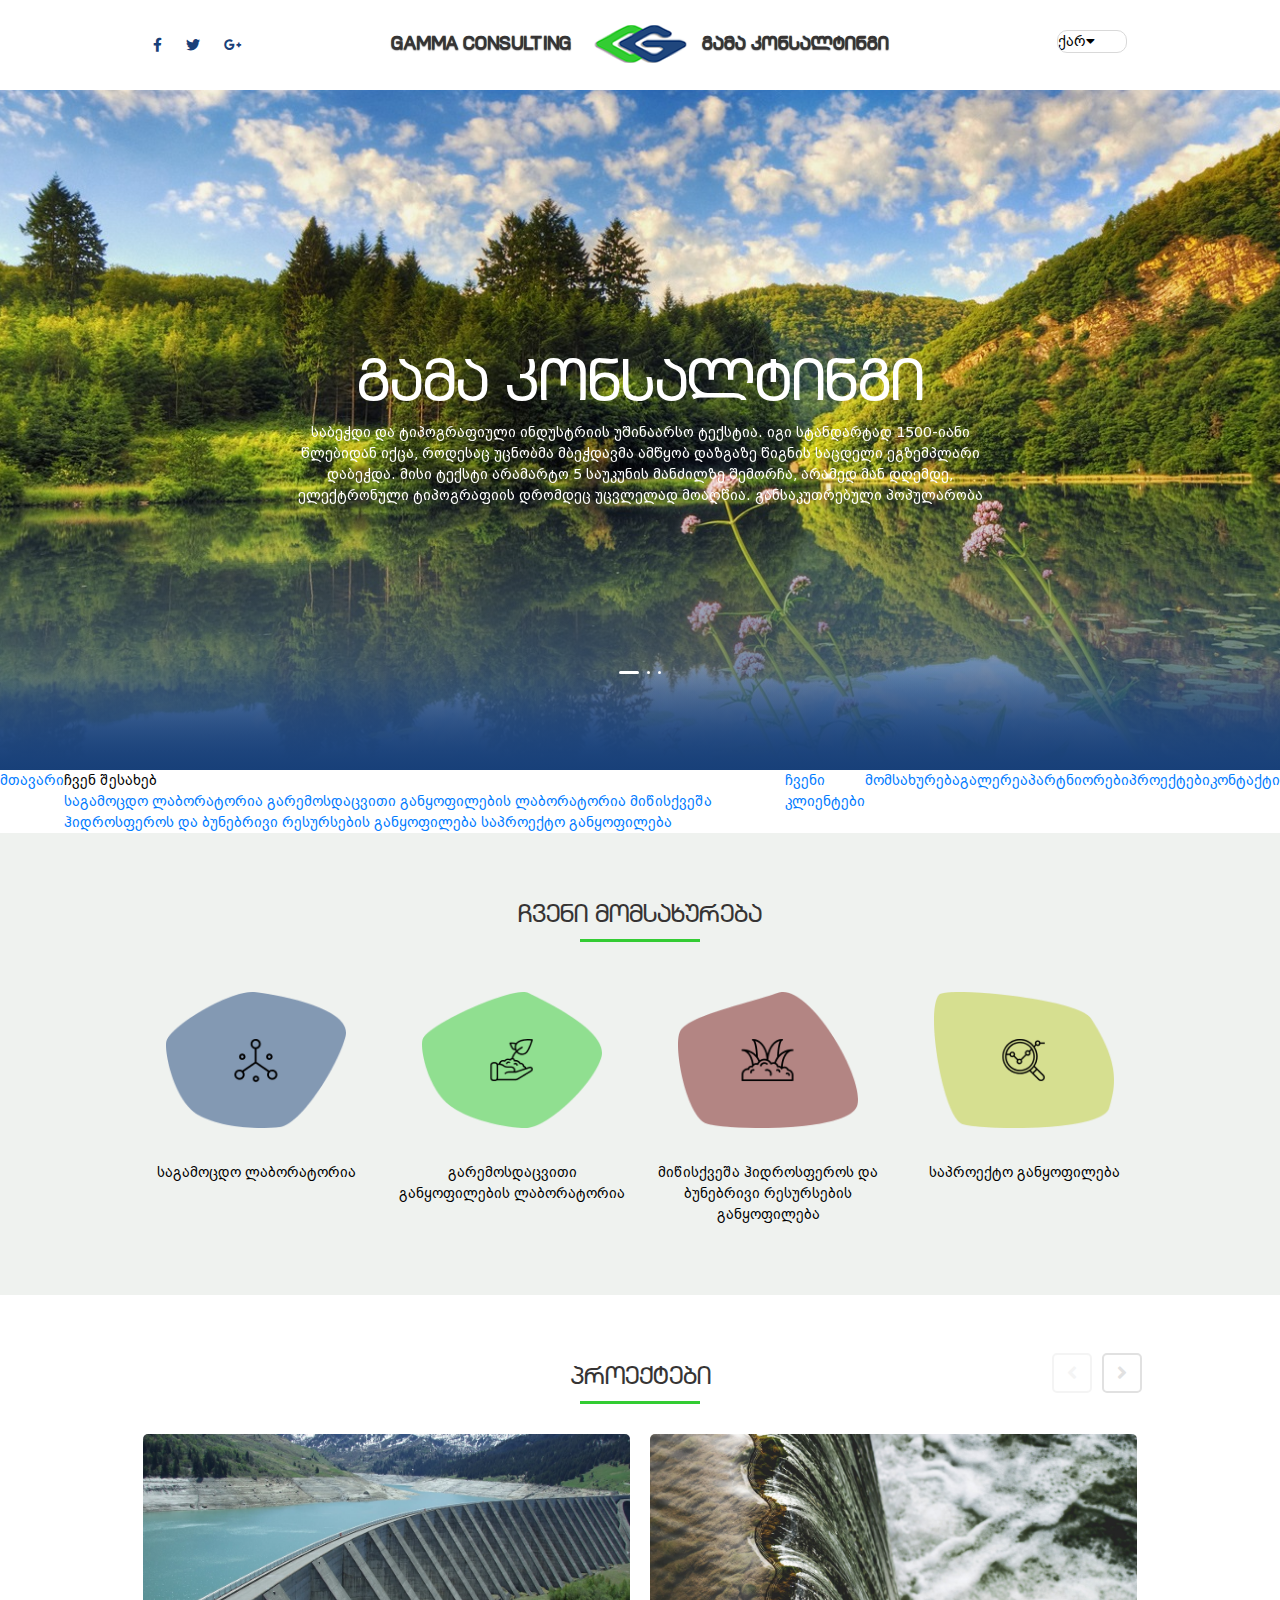
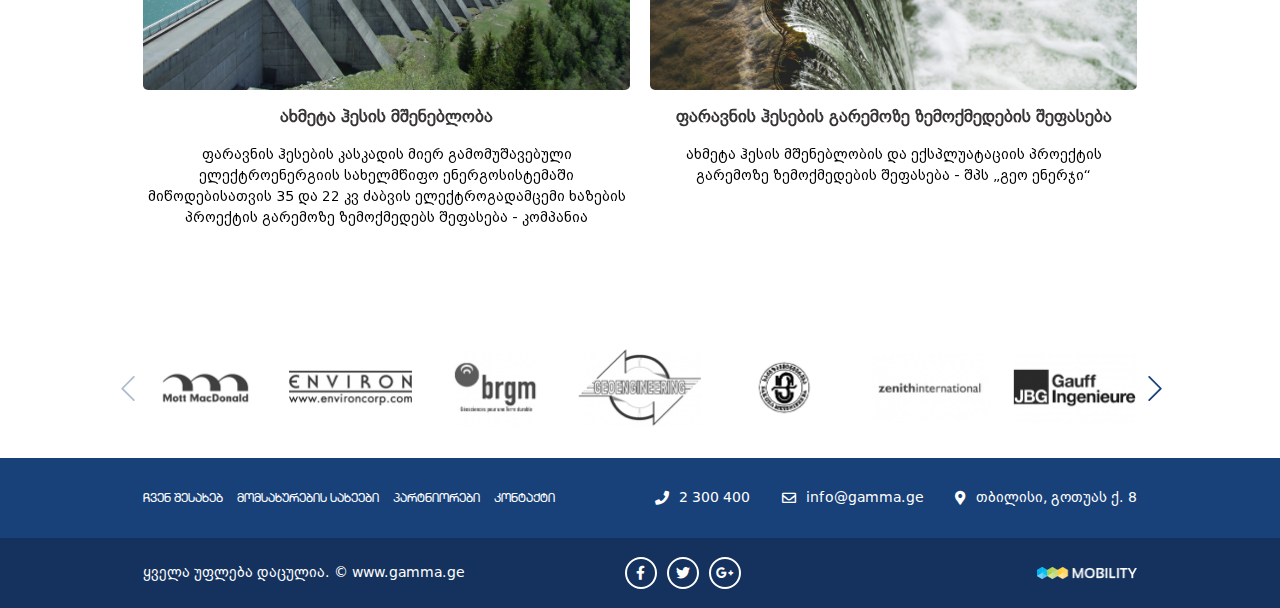
<file: index.html>
<!DOCTYPE html>
<html lang="en">

<head>
    <!--[if lt IE 9]>
    <script src="https://oss.maxcdn.com/libs/html5shiv/3.7.0/html5shiv.js"></script>
    <![endif]-->
    <title>Title</title>
    <meta charset="utf-8">
    <meta http-equiv="X-UA-Compatible" content="IE=edge">
    <meta name="viewport" content="width=device-width, initial-scale=1, shrink-to-fit=no">
    <meta name="google-site-verification" content="">
    <meta name="keywords" content="">
    <meta name="description" content="">
    <meta name="robots" content="" />
    <meta name="theme-color" content="" />
    <meta property="og:url" content="">
    <meta property="og:type" content="">
    <meta property="og:site_name" content="">
    <meta property="og:title" content="">
    <meta property="og:description" content=""/>
    <meta property="og:image" content="">
    <meta name="twitter:card" content="">
    <meta name="twitter:url" content="">
    <meta name="twitter:title" content="">
    <meta name="twitter:description" content="">
    <meta name="twitter:image" content="">
    <link rel="icon" href="images/fav.png" type="image/png" sizes="16x16">

    <!--Plugins-->
    <link href="https://use.fontawesome.com/releases/v5.0.7/css/all.css" rel="stylesheet">
    <link href="plugins/bootstrap-4.0.0/dist/css/bootstrap.min.css" rel="stylesheet">
    <link href="plugins/animatecss/animate.css" rel="stylesheet">
    <link rel="stylesheet" href="plugins/malihu-custom-scrollbar-plugin-master/jquery.mCustomScrollbar.css">
    <link rel="stylesheet" href="plugins/bootstrap-select/dist/css/bootstrap-select.css">
    <link type="text/css" rel="stylesheet" href="plugins/swiperSlider/css/swiper.min.css">
    <!--Custom Css-->
    <link href="styles/css/style-ge.css" rel="stylesheet">

</head>
<body class="site">
    <header class="site__header">
        <div class="container">
            <div class="header">
                <div class="row align-items-center">
                    <div class="header-social col-lg-2 col-3">
                        <a href="#!" class="social-link"><i class="fab fa-facebook-f"></i></a>
                        <a href="#!" class="social-link"><i class="fab fa-twitter"></i></a>
                        <a href="#!" class="social-link"><i class="fab fa-google-plus-g"></i></a>
                        <div class="burger-btn">
                            <span></span>
                            <span></span>
                            <span></span>
                        </div>
                        <div class="burger-nav">
                            <img src="images/cancel.svg" alt="" class="close-btn">
                            <div class="burger-soc">
                                <a href="#!" class="social-link"><i class="fab fa-facebook-f"></i></a>
                                <a href="#!" class="social-link"><i class="fab fa-twitter"></i></a>
                                <a href="#!" class="social-link"><i class="fab fa-google-plus-g"></i></a>
                            </div>
                            <div class="burger-menu d-flex flex-column">
                                <a href="#!" class="burger-menu-link">მთავარი</a>
                                <div class="burger-menu-link bg-inner-menu">
                                    <div class="d-flex clicker-menu">
                                        ჩვენ შესახებ
                                        <i class="fa fa-angle-right"></i>
                                        <i class="fa fa-angle-down"></i>
                                    </div>
                                    <div class="bg-menu d-flex flex-column">
                                        <a href="#!" class="inner-link">საგამოცდო ლაბორატორია</a>
                                        <a href="#!" class="inner-link">გარემოსდაცვითი განყოფილების ლაბორატორია</a>
                                        <a href="#!" class="inner-link">მიწისქვეშა ჰიდროსფეროს და ბუნებრივი რესურსების განყოფილება
                                        </a>
                                        <a href="#!" class="inner-link">საპროექტო განყოფილება</a>
                                    </div>
                                </div>
                                <a href="#!" class="burger-menu-link">ჩვენი კლიენტები</a>
                                <a href="#!" class="burger-menu-link">მომსახურება</a>
                                <a href="#!" class="burger-menu-link">გალერეა</a>
                                <a href="#!" class="burger-menu-link">პარტნიორები</a>
                                <a href="#!" class="burger-menu-link">პროექტები</a>
                                <a href="#!" class="burger-menu-link">კონტაქტი</a>
                            </div>
                        </div>
                    </div>
                    <a href="#!" class="logo col-lg-8 col-6 d-flex justify-content-center align-items-center">
                        <span class="logo-title">GAMMA CONSULTING</span>
                        <img src="images/logo@2x.png" alt="">
                        <span class="logo-title">გამა კონსალტინგი</span>
                    </a>
                    <div class="col-lg-2 col-3 d-flex justify-content-end">
                        <div class="lang top-language">
                            <ul class="language-bar">
                                <li class="active">ქარ <i class="fa fa-caret-down"></i></li>
                                <li class=""><a href="">ქარ</a></li>
                                <li class=""><a href="">ENG</a></li>
                                <li class=""><a href="">RUS</a></li>
                            </ul>
                        </div>
                    </div>
                </div>
            </div>
        </div>
    </header>

    <main class="site__content">
        <div class="content">
            <div class="main-slider">
                <div class="swiper-container s1">
                    <div class="swiper-wrapper">
                        <div class="swiper-slide">
                            <img src="uploads/images/slider.png">
                            <div class="bg-slide"></div>
                            <div class="bg-btm"></div>
                            <div class="slider-text">
                                <h1>გამა კონსალტინგი</h1>
                                <p> საბეჭდი და ტიპოგრაფიული ინდუსტრიის უშინაარსო ტექსტია. იგი სტანდარტად 1500-იანი წლებიდან იქცა, როდესაც უცნობმა მბეჭდავმა ამწყობ დაზგაზე წიგნის საცდელი ეგზემპლარი დაბეჭდა. მისი ტექსტი არამარტო 5 საუკუნის მანძილზე შემორჩა, არამედ მან დღემდე, ელექტრონული ტიპოგრაფიის დრომდეც უცვლელად მოაღწია. განსაკუთრებული პოპულარობა </p>
                            </div>
                        </div>
                        <div class="swiper-slide">
                            <img src="uploads/images/slide.jpg">
                            <div class="bg-slide"></div>
                            <div class="bg-btm"></div>
                            <div class="slider-text">
                                <h1>გამა კონსალტინგი</h1>
                                <p> საბეჭდი და ტიპოგრაფიული ინდუსტრიის უშინაარსო ტექსტია. იგი სტანდარტად 1500-იანი წლებიდან იქცა, როდესაც უცნობმა მბეჭდავმა ამწყობ დაზგაზე წიგნის საცდელი ეგზემპლარი დაბეჭდა. მისი ტექსტი არამარტო 5 საუკუნის მანძილზე შემორჩა, არამედ მან დღემდე, ელექტრონული ტიპოგრაფიის დრომდეც უცვლელად მოაღწია. განსაკუთრებული პოპულარობა </p>
                            </div>
                        </div>
                        <div class="swiper-slide">
                            <img src="uploads/images/slider.png">
                            <div class="bg-slide"></div>
                            <div class="bg-btm"></div>
                            <div class="slider-text">
                                <h1>გამა კონსალტინგი</h1>
                                <p> საბეჭდი და ტიპოგრაფიული ინდუსტრიის უშინაარსო ტექსტია. იგი სტანდარტად 1500-იანი წლებიდან იქცა, როდესაც უცნობმა მბეჭდავმა ამწყობ დაზგაზე წიგნის საცდელი ეგზემპლარი დაბეჭდა. მისი ტექსტი არამარტო 5 საუკუნის მანძილზე შემორჩა, არამედ მან დღემდე, ელექტრონული ტიპოგრაფიის დრომდეც უცვლელად მოაღწია. განსაკუთრებული პოპულარობა </p>
                            </div>
                        </div>
                    </div>
                    <!-- Add Pagination -->
                    <div class="swiper-pagination"></div>
                </div>
                <div class="slider-menu d-flex justify-content-center">
                    <a href="#!" class="menu-link">მთავარი</a>
                    <div class="menu-link">ჩვენ შესახებ
                        <div class="inner-menu">
                            <a href="#!" class="inner-menu-link">საგამოცდო ლაბორატორია</a>
                            <a href="#!" class="inner-menu-link">გარემოსდაცვითი განყოფილების ლაბორატორია</a>
                            <a href="#!" class="inner-menu-link">მიწისქვეშა ჰიდროსფეროს და ბუნებრივი რესურსების განყოფილება</a>
                            <a href="#!" class="inner-menu-link">საპროექტო განყოფილება</a>
                        </div>
                    </div>
                    <a href="#!" class="menu-link">ჩვენი კლიენტები</a>
                    <a href="#!" class="menu-link">მომსახურება</a>
                    <a href="#!" class="menu-link">გალერეა</a>
                    <a href="#!" class="menu-link">პარტნიორები</a>
                    <a href="#!" class="menu-link">პროექტები</a>
                    <a href="#!" class="menu-link">კონტაქტი</a>
                </div>
            </div>
            <div class="service">
                <div class="container">
                    <h2 class="">ჩვენი მომსახურება</h2>
                    <div class="row service-block">
                        <a  href="#!" class="col-lg-3 col-md-6 col-12 service-item">
                            <div class="service-photo">
                                <img src="images/service1@2x.png" alt="">
                            </div>
                            <p>საგამოცდო
                                ლაბორატორია</p>
                        </a>
                        <a  href="#!" class="col-lg-3 col-md-6 col-12 service-item">
                            <div class="service-photo">
                                <img src="images/service2@2x.png" alt="">
                            </div>
                            <p>გარემოსდაცვითი
                                განყოფილების
                                ლაბორატორია</p>
                        </a>
                        <a  href="#!" class="col-lg-3 col-md-6 col-12 service-item">
                            <div class="service-photo">
                                <img src="images/service3@2x.png" alt="">
                            </div>
                            <p>მიწისქვეშა ჰიდროსფეროს
                                და ბუნებრივი რესურსების
                                განყოფილება</p>
                        </a>
                        <a  href="#!" class="col-lg-3 col-md-6 col-12 service-item">
                            <div class="service-photo">
                                <img src="images/service4@2x.png" alt="">
                            </div>
                            <p>საპროექტო
                                განყოფილება</p>
                        </a>
                    </div>
                </div>
            </div>
            <div class="projects">
                <div class="container">
                    <h2>პროექტები</h2>
                    <div class="swiper-container s2">
                        <div class="swiper-wrapper">
                            <a href="#!" class="swiper-slide">
                                <div class="project-image">
                                    <img src="uploads/images/project1@2x.png" alt="">
                                </div>
                                <span class="project-title">ახმეტა ჰესის მშენებლობა</span>
                                <p>ფარავნის ჰესების კასკადის მიერ გამომუშავებული ელექტროენერგიის სახელმწიფო ენერგოსისტემაში მიწოდებისათვის 35 და 22 კვ ძაბვის ელექტროგადამცემი ხაზების პროექტის გარემოზე ზემოქმედებს შეფასება - კომპანია</p>
                            </a>
                            <a href="#!" class="swiper-slide">
                                <div class="project-image">
                                    <img src="uploads/images/project2@2x.png" alt="">
                                </div>
                                <span class="project-title">ფარავნის ჰესების გარემოზე ზემოქმედების შეფასება</span>
                                <p>ახმეტა ჰესის მშენებლობის და ექსპლუატაციის პროექტის გარემოზე ზემოქმედების შეფასება - შპს „გეო ენერჯი“</p>
                            </a>
                            <a href="#!" class="swiper-slide">
                                <div class="project-image">
                                    <img src="uploads/images/project1@2x.png" alt="">
                                </div>
                                <span class="project-title">ახმეტა ჰესის მშენებლობა</span>
                                <p>ფარავნის ჰესების კასკადის მიერ გამომუშავებული ელექტროენერგიის სახელმწიფო ენერგოსისტემაში მიწოდებისათვის 35 და 22 კვ ძაბვის ელექტროგადამცემი ხაზების პროექტის გარემოზე ზემოქმედებს შეფასება - კომპანია</p>
                            </a>
                            <a href="#!" class="swiper-slide">
                                <div class="project-image">
                                    <img src="uploads/images/project2@2x.png" alt="">
                                </div>
                                <span class="project-title">ფარავნის ჰესების გარემოზე ზემოქმედების შეფასება</span>
                                <p>ახმეტა ჰესის მშენებლობის და ექსპლუატაციის პროექტის გარემოზე ზემოქმედების შეფასება - შპს „გეო ენერჯი“</p>
                            </a>
                        </div>
                    </div>
                    <!-- Add Arrows -->
                    <div class="swiper-button-next"><i class="fa fa-angle-right"></i></div>
                    <div class="swiper-button-prev"><i class="fa fa-angle-left"></i></div>
                </div>
            </div>
            <div class="partners">
                <div class="container">
                    <div class="swiper-container s3">
                        <div class="swiper-wrapper">
                            <a href="#!" class="swiper-slide">
                                <div class="partner-image">
                                    <img src="uploads/images/partner1@2x.png" alt="">
                                </div>
                            </a>
                            <a href="#!" class="swiper-slide">
                                <div class="partner-image">
                                    <img src="uploads/images/partner2@2x.png" alt="">
                                </div>
                            </a>
                            <a href="#!" class="swiper-slide">
                                <div class="partner-image">
                                    <img src="uploads/images/partner3@2x.png" alt="">
                                </div>
                            </a>
                            <a href="#!" class="swiper-slide">
                                <div class="partner-image">
                                    <img src="uploads/images/partner4@2x.png" alt="">
                                </div>
                            </a>
                            <a href="#!" class="swiper-slide">
                                <div class="partner-image">
                                    <img src="uploads/images/partner5@2x.png" alt="">
                                </div>
                            </a>
                            <a href="#!" class="swiper-slide">
                                <div class="partner-image">
                                    <img src="uploads/images/partner6@2x.png" alt="">
                                </div>
                            </a>
                            <a href="#!" class="swiper-slide">
                                <div class="partner-image">
                                    <img src="uploads/images/partner7@2x.png" alt="">
                                </div>
                            </a>
                            <a href="#!" class="swiper-slide">
                                <div class="partner-image">
                                    <img src="uploads/images/partner1@2x.png" alt="">
                                </div>
                            </a>
                            <a href="#!" class="swiper-slide">
                                <div class="partner-image">
                                    <img src="uploads/images/partner2@2x.png" alt="">
                                </div>
                            </a>
                            <a href="#!" class="swiper-slide">
                                <div class="partner-image">
                                    <img src="uploads/images/partner3@2x.png" alt="">
                                </div>
                            </a>
                            <a href="#!" class="swiper-slide">
                                <div class="partner-image">
                                    <img src="uploads/images/partner4@2x.png" alt="">
                                </div>
                            </a>
                            <a href="#!" class="swiper-slide">
                                <div class="partner-image">
                                    <img src="uploads/images/partner5@2x.png" alt="">
                                </div>
                            </a>
                            <a href="#!" class="swiper-slide">
                                <div class="partner-image">
                                    <img src="uploads/images/partner6@2x.png" alt="">
                                </div>
                            </a>
                            <a href="#!" class="swiper-slide">
                                <div class="partner-image">
                                    <img src="uploads/images/partner7@2x.png" alt="">
                                </div>
                            </a>
                        </div>
                    </div>
                    <!-- Add Arrows -->
                    <div class="swiper-button-next"><img src="images/right-arrow.svg" alt=""></div>
                    <div class="swiper-button-prev"><img src="images/left-arrow.svg" alt=""></div>
                </div>
            </div>
        </div>
    </main>

    <footer class="site__footer">
        <div class="footer">
            <div class="sup-footer">
                <div class="container">
                    <div class="row sup-footer-block align-items-center">
                        <div class="col-lg-6 footer-menu">
                            <a href="#!" class="footer-menu-link">ჩვენ შესახებ</a>
                            <a href="#!" class="footer-menu-link">მომსახურების სახეები</a>
                            <a href="#!" class="footer-menu-link">პარტნიორები</a>
                            <a href="#!" class="footer-menu-link">კონტაქტი</a>
                        </div>
                        <div class="col-lg-6 ">
                            <div class="footer-soc d-flex justify-content-between flex-sm-row flex-column">
                                <div class="footer-soc-item d-flex align-items-center justify-content-center">
                                    <i class="fas fa-phone"></i>
                                    <a href="2 300 400" class="number footer-soc-text">2 300 400</a>
                                </div>
                                <div class="footer-soc-item d-flex align-items-center justify-content-center">
                                    <i class="far fa-envelope"></i>
                                    <a href="mailto:info@gamma.ge" target="_top" class="footer-soc-text">info@gamma.ge</a>
                                </div>
                                <div class="footer-soc-item d-flex align-items-center justify-content-center">
                                    <i class="fas fa-map-marker-alt"></i>
                                    <p class="footer-soc-text">თბილისი, გოთუას ქ. 8</p>
                                </div>
                            </div>
                        </div>
                    </div>
                </div>
            </div>
            <div class="sub-footer">
                <div class="container">
                    <div class="row sub-footer-block align-items-center">
                        <p class="col-lg-5 col-sm-8">ყველა უფლება დაცულია. ©  www.gamma.ge</p>
                        <div class="soc-icons d-flex col-lg-3 justify-content-center">
                            <a href="#!" class="soc-icon-item">
                                <i class="fab fa-facebook-f"></i>
                            </a>
                            <a href="#!" class="soc-icon-item">
                                <i class="fab fa-twitter"></i>
                            </a>
                            <a href="#!" class="soc-icon-item">
                                <i class="fab fa-google-plus-g"></i>
                            </a>
                        </div>
                        <a href="#!" class="mobility col-lg-4 col-sm-4 d-flex align-items-center justify-content-lg-end justify-content-center">
                            <img src="images/mobility@2x.png" alt="">
                        </a>
                    </div>
                </div>
            </div>
        </div>
    </footer>

    <!--Plugins-->
    <script src="plugins/jquery/jquery-3.3.1.min.js"></script>
    <script src="plugins/bootstrap-4.0.0/assets/js/vendor/popper.min.js"></script>
    <script src="plugins/bootstrap-4.0.0/dist/js/bootstrap.min.js"></script>
    <script src="plugins/malihu-custom-scrollbar-plugin-master/jquery.mCustomScrollbar.concat.min.js"></script>
    <script src="plugins/bootstrap-select/dist/js/bootstrap-select.js"></script>
    <script src="plugins/swiperSlider/js/swiper.min.js"></script>

    <!--Custom Scripts-->
    <script src="minJs/default.min.js"></script>
    <script src="minJs/index.min.js"></script>
</body>
</html>
</file>
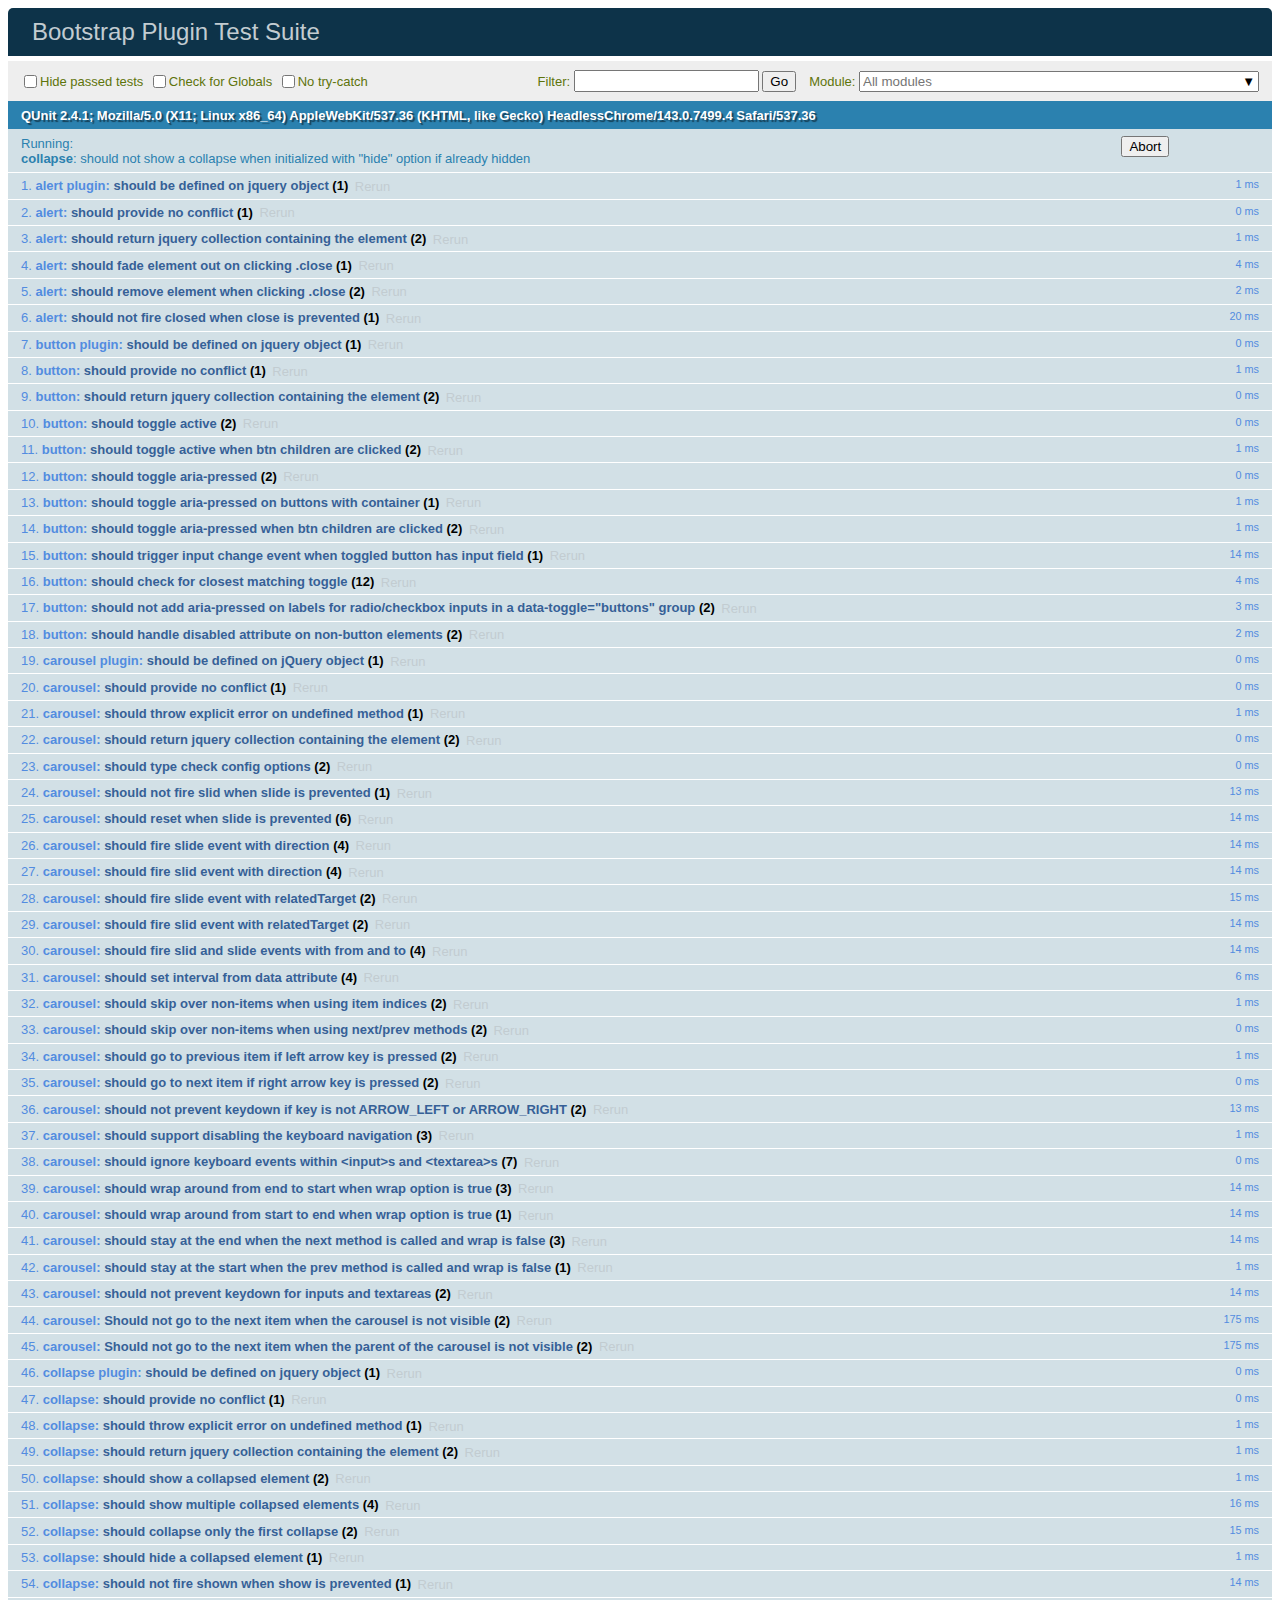
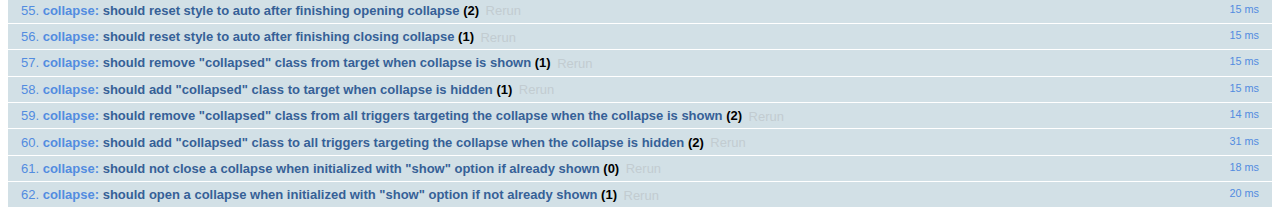
<file: plugins/bootstrap-4.0.0/js/tests/index.html>
<!doctype html>
<html lang="en">
  <head>
    <meta charset="utf-8">
    <meta name="viewport" content="width=device-width, initial-scale=1, shrink-to-fit=no">
    <title>Bootstrap Plugin Test Suite</title>

    <!-- jQuery -->
    <script>
      (function () {
        var path = '../../assets/js/vendor/jquery-slim.min.js'
        // get jquery param from the query string.
        var jQueryVersion = location.search.match(/[?&]jquery=(.*?)(?=&|$)/)

        // If a version was specified, use that version from our vendor folder
        if (jQueryVersion) {
          path = 'vendor/jquery-' + jQueryVersion[1] + '.min.js'
        }
        document.write('<script src="' + path + '"><\/script>')
      }())
    </script>
    <script src="../../assets/js/vendor/popper.min.js"></script>

    <!-- QUnit -->
    <link rel="stylesheet" href="vendor/qunit.css" media="screen">
    <script src="vendor/qunit.js"></script>

    <script>
      // Disable jQuery event aliases to ensure we don't accidentally use any of them
      [
        'blur',
        'focus',
        'focusin',
        'focusout',
        'resize',
        'scroll',
        'click',
        'dblclick',
        'mousedown',
        'mouseup',
        'mousemove',
        'mouseover',
        'mouseout',
        'mouseenter',
        'mouseleave',
        'change',
        'select',
        'submit',
        'keydown',
        'keypress',
        'keyup',
        'contextmenu'
      ].forEach(function(eventAlias) {
        $.fn[eventAlias] = function() {
          throw new Error('Using the ".' + eventAlias + '()" method is not allowed, so that Bootstrap can be compatible with custom jQuery builds which exclude the "event aliases" module that defines said method. See https://github.com/twbs/bootstrap/blob/master/CONTRIBUTING.md#js')
        }
      })

      // Require assert.expect in each test
      QUnit.config.requireExpects = true

      // See https://github.com/axemclion/grunt-saucelabs#test-result-details-with-qunit
      var log = []
      var testName

      QUnit.done(function(testResults) {
        var tests = []
        for (var i = 0; i < log.length; i++) {
          var details = log[i]
          tests.push({
            name: details.name,
            result: details.result,
            expected: details.expected,
            actual: details.actual,
            source: details.source
          })
        }
        testResults.tests = tests

        window.global_test_results = testResults
      })

      QUnit.testStart(function(testDetails) {
        QUnit.log(function(details) {
          if (!details.result) {
            details.name = testDetails.name
            log.push(details)
          }
        })
      })

      // Display fixture on-screen on iOS to avoid false positives
      // See https://github.com/twbs/bootstrap/pull/15955
      if (/iPhone|iPad|iPod/.test(navigator.userAgent)) {
        QUnit.begin(function() {
          $('#qunit-fixture').css({ top: 0, left: 0 })
        })

        QUnit.done(function() {
          $('#qunit-fixture').css({ top: '', left: '' })
        })
      }
    </script>

    <!-- Transpiled Plugins -->
    <script src="../dist/util.js"></script>
    <script src="../dist/alert.js"></script>
    <script src="../dist/button.js"></script>
    <script src="../dist/carousel.js"></script>
    <script src="../dist/collapse.js"></script>
    <script src="../dist/dropdown.js"></script>
    <script src="../dist/modal.js"></script>
    <script src="../dist/scrollspy.js"></script>
    <script src="../dist/tab.js"></script>
    <script src="../dist/tooltip.js"></script>
    <script src="../dist/popover.js"></script>

    <!-- Unit Tests -->
    <script src="unit/alert.js"></script>
    <script src="unit/button.js"></script>
    <script src="unit/carousel.js"></script>
    <script src="unit/collapse.js"></script>
    <script src="unit/dropdown.js"></script>
    <script src="unit/modal.js"></script>
    <script src="unit/scrollspy.js"></script>
    <script src="unit/tab.js"></script>
    <script src="unit/tooltip.js"></script>
    <script src="unit/popover.js"></script>
    <script src="unit/util.js"></script>
  </head>
  <body>
    <div id="qunit-container">
      <div id="qunit"></div>
      <div id="qunit-fixture"></div>
    </div>
  </body>
</html>
</file>
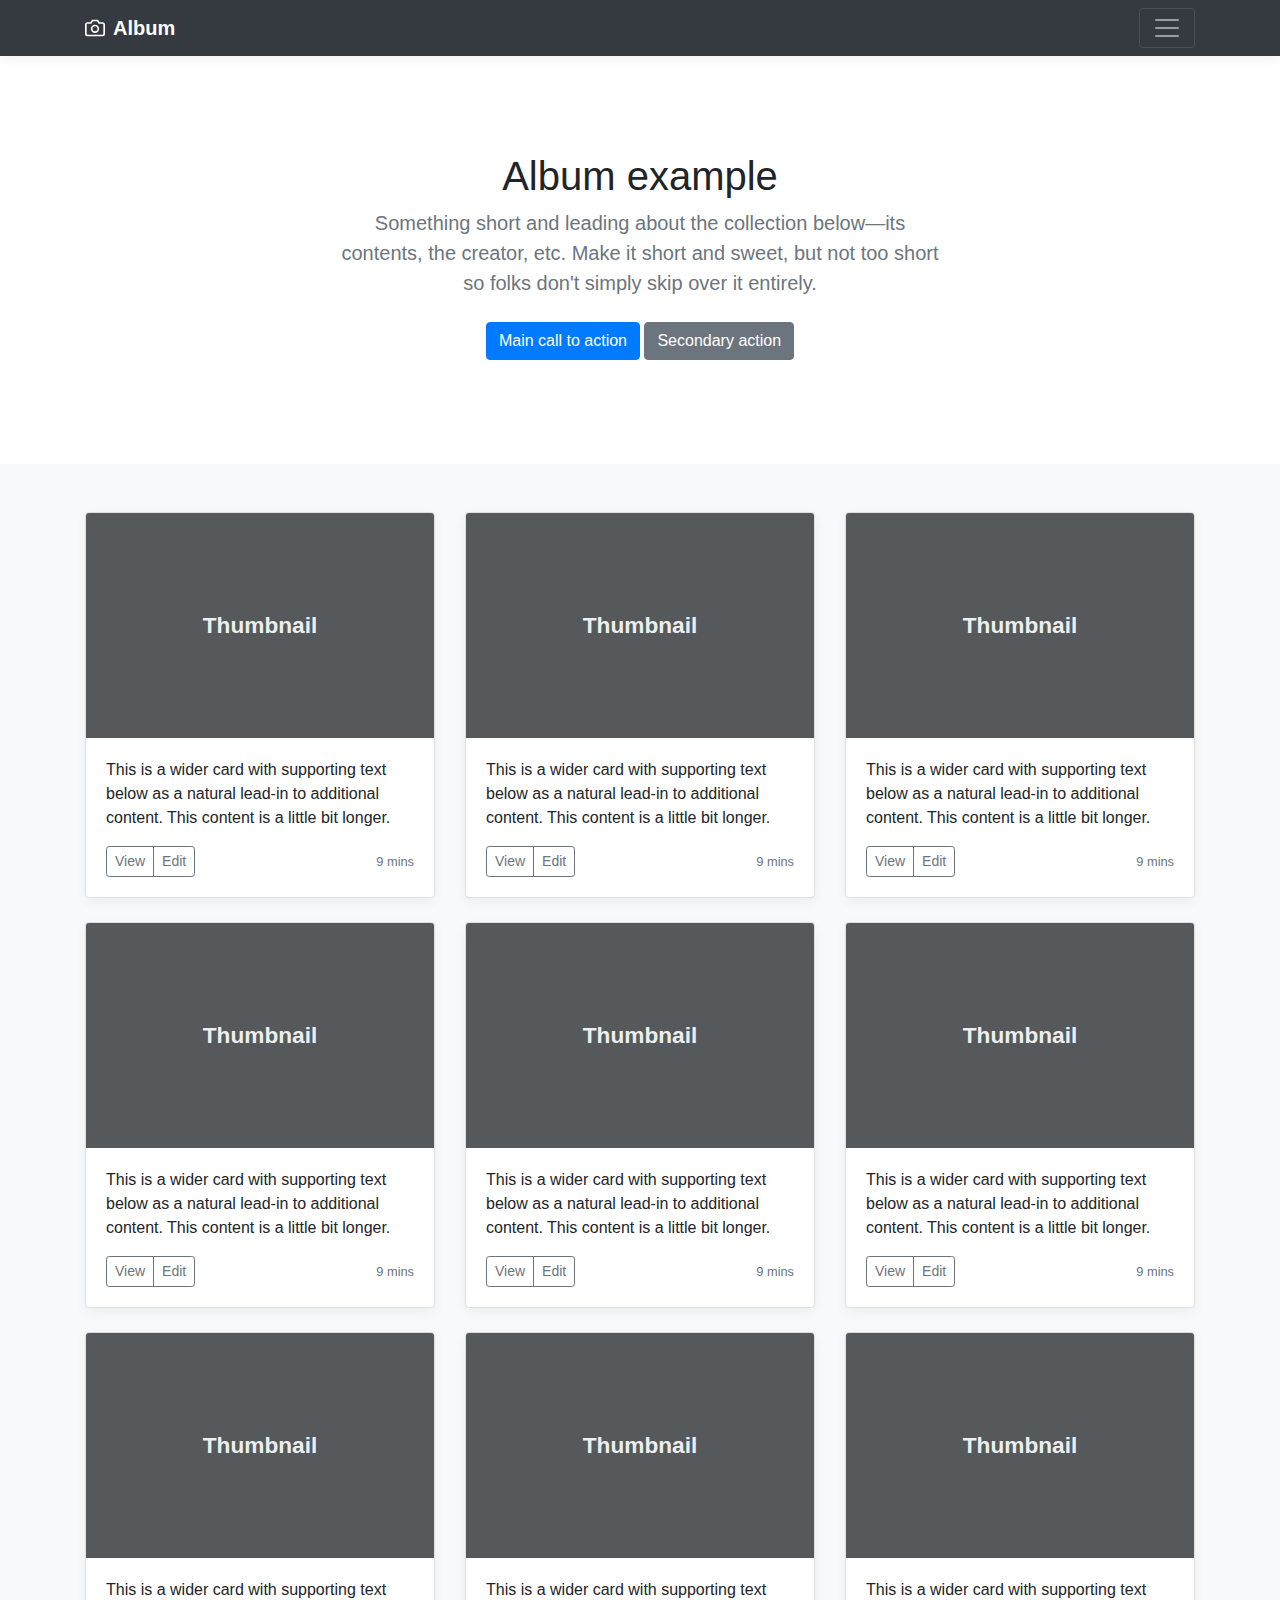
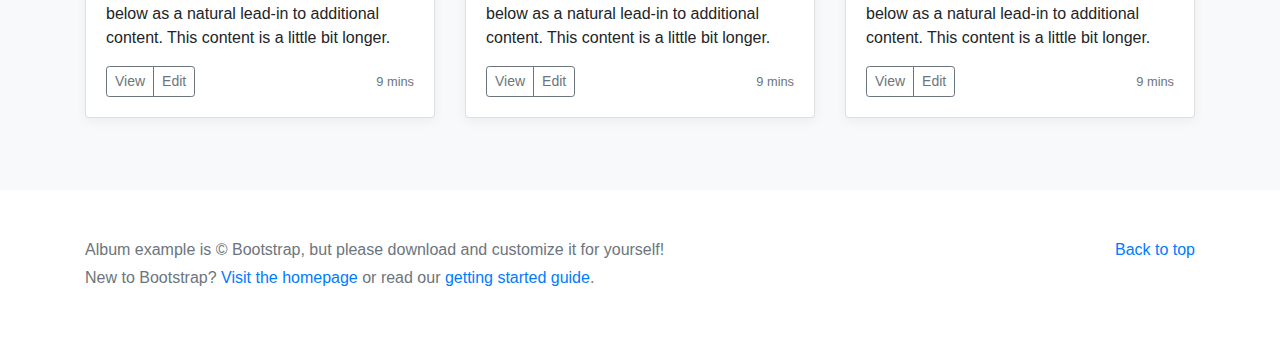
<file: plugins/bootstrap-4.0.0/docs/4.0/examples/album/index.html>
<!doctype html>
<html lang="en">
  <head>
    <meta charset="utf-8">
    <meta name="viewport" content="width=device-width, initial-scale=1, shrink-to-fit=no">
    <meta name="description" content="">
    <meta name="author" content="">
    <link rel="icon" href="../../../../favicon.ico">

    <title>Album example for Bootstrap</title>

    <!-- Bootstrap core CSS -->
    <link href="../../../../dist/css/bootstrap.min.css" rel="stylesheet">

    <!-- Custom styles for this template -->
    <link href="album.css" rel="stylesheet">
  </head>

  <body>

    <header>
      <div class="collapse bg-dark" id="navbarHeader">
        <div class="container">
          <div class="row">
            <div class="col-sm-8 col-md-7 py-4">
              <h4 class="text-white">About</h4>
              <p class="text-muted">Add some information about the album below, the author, or any other background context. Make it a few sentences long so folks can pick up some informative tidbits. Then, link them off to some social networking sites or contact information.</p>
            </div>
            <div class="col-sm-4 offset-md-1 py-4">
              <h4 class="text-white">Contact</h4>
              <ul class="list-unstyled">
                <li><a href="#" class="text-white">Follow on Twitter</a></li>
                <li><a href="#" class="text-white">Like on Facebook</a></li>
                <li><a href="#" class="text-white">Email me</a></li>
              </ul>
            </div>
          </div>
        </div>
      </div>
      <div class="navbar navbar-dark bg-dark box-shadow">
        <div class="container d-flex justify-content-between">
          <a href="#" class="navbar-brand d-flex align-items-center">
            <svg xmlns="http://www.w3.org/2000/svg" width="20" height="20" viewBox="0 0 24 24" fill="none" stroke="currentColor" stroke-width="2" stroke-linecap="round" stroke-linejoin="round" class="mr-2"><path d="M23 19a2 2 0 0 1-2 2H3a2 2 0 0 1-2-2V8a2 2 0 0 1 2-2h4l2-3h6l2 3h4a2 2 0 0 1 2 2z"></path><circle cx="12" cy="13" r="4"></circle></svg>
            <strong>Album</strong>
          </a>
          <button class="navbar-toggler" type="button" data-toggle="collapse" data-target="#navbarHeader" aria-controls="navbarHeader" aria-expanded="false" aria-label="Toggle navigation">
            <span class="navbar-toggler-icon"></span>
          </button>
        </div>
      </div>
    </header>

    <main role="main">

      <section class="jumbotron text-center">
        <div class="container">
          <h1 class="jumbotron-heading">Album example</h1>
          <p class="lead text-muted">Something short and leading about the collection below—its contents, the creator, etc. Make it short and sweet, but not too short so folks don't simply skip over it entirely.</p>
          <p>
            <a href="#" class="btn btn-primary my-2">Main call to action</a>
            <a href="#" class="btn btn-secondary my-2">Secondary action</a>
          </p>
        </div>
      </section>

      <div class="album py-5 bg-light">
        <div class="container">

          <div class="row">
            <div class="col-md-4">
              <div class="card mb-4 box-shadow">
                <img class="card-img-top" data-src="holder.js/100px225?theme=thumb&bg=55595c&fg=eceeef&text=Thumbnail" alt="Card image cap">
                <div class="card-body">
                  <p class="card-text">This is a wider card with supporting text below as a natural lead-in to additional content. This content is a little bit longer.</p>
                  <div class="d-flex justify-content-between align-items-center">
                    <div class="btn-group">
                      <button type="button" class="btn btn-sm btn-outline-secondary">View</button>
                      <button type="button" class="btn btn-sm btn-outline-secondary">Edit</button>
                    </div>
                    <small class="text-muted">9 mins</small>
                  </div>
                </div>
              </div>
            </div>
            <div class="col-md-4">
              <div class="card mb-4 box-shadow">
                <img class="card-img-top" data-src="holder.js/100px225?theme=thumb&bg=55595c&fg=eceeef&text=Thumbnail" alt="Card image cap">
                <div class="card-body">
                  <p class="card-text">This is a wider card with supporting text below as a natural lead-in to additional content. This content is a little bit longer.</p>
                  <div class="d-flex justify-content-between align-items-center">
                    <div class="btn-group">
                      <button type="button" class="btn btn-sm btn-outline-secondary">View</button>
                      <button type="button" class="btn btn-sm btn-outline-secondary">Edit</button>
                    </div>
                    <small class="text-muted">9 mins</small>
                  </div>
                </div>
              </div>
            </div>
            <div class="col-md-4">
              <div class="card mb-4 box-shadow">
                <img class="card-img-top" data-src="holder.js/100px225?theme=thumb&bg=55595c&fg=eceeef&text=Thumbnail" alt="Card image cap">
                <div class="card-body">
                  <p class="card-text">This is a wider card with supporting text below as a natural lead-in to additional content. This content is a little bit longer.</p>
                  <div class="d-flex justify-content-between align-items-center">
                    <div class="btn-group">
                      <button type="button" class="btn btn-sm btn-outline-secondary">View</button>
                      <button type="button" class="btn btn-sm btn-outline-secondary">Edit</button>
                    </div>
                    <small class="text-muted">9 mins</small>
                  </div>
                </div>
              </div>
            </div>

            <div class="col-md-4">
              <div class="card mb-4 box-shadow">
                <img class="card-img-top" data-src="holder.js/100px225?theme=thumb&bg=55595c&fg=eceeef&text=Thumbnail" alt="Card image cap">
                <div class="card-body">
                  <p class="card-text">This is a wider card with supporting text below as a natural lead-in to additional content. This content is a little bit longer.</p>
                  <div class="d-flex justify-content-between align-items-center">
                    <div class="btn-group">
                      <button type="button" class="btn btn-sm btn-outline-secondary">View</button>
                      <button type="button" class="btn btn-sm btn-outline-secondary">Edit</button>
                    </div>
                    <small class="text-muted">9 mins</small>
                  </div>
                </div>
              </div>
            </div>
            <div class="col-md-4">
              <div class="card mb-4 box-shadow">
                <img class="card-img-top" data-src="holder.js/100px225?theme=thumb&bg=55595c&fg=eceeef&text=Thumbnail" alt="Card image cap">
                <div class="card-body">
                  <p class="card-text">This is a wider card with supporting text below as a natural lead-in to additional content. This content is a little bit longer.</p>
                  <div class="d-flex justify-content-between align-items-center">
                    <div class="btn-group">
                      <button type="button" class="btn btn-sm btn-outline-secondary">View</button>
                      <button type="button" class="btn btn-sm btn-outline-secondary">Edit</button>
                    </div>
                    <small class="text-muted">9 mins</small>
                  </div>
                </div>
              </div>
            </div>
            <div class="col-md-4">
              <div class="card mb-4 box-shadow">
                <img class="card-img-top" data-src="holder.js/100px225?theme=thumb&bg=55595c&fg=eceeef&text=Thumbnail" alt="Card image cap">
                <div class="card-body">
                  <p class="card-text">This is a wider card with supporting text below as a natural lead-in to additional content. This content is a little bit longer.</p>
                  <div class="d-flex justify-content-between align-items-center">
                    <div class="btn-group">
                      <button type="button" class="btn btn-sm btn-outline-secondary">View</button>
                      <button type="button" class="btn btn-sm btn-outline-secondary">Edit</button>
                    </div>
                    <small class="text-muted">9 mins</small>
                  </div>
                </div>
              </div>
            </div>

            <div class="col-md-4">
              <div class="card mb-4 box-shadow">
                <img class="card-img-top" data-src="holder.js/100px225?theme=thumb&bg=55595c&fg=eceeef&text=Thumbnail" alt="Card image cap">
                <div class="card-body">
                  <p class="card-text">This is a wider card with supporting text below as a natural lead-in to additional content. This content is a little bit longer.</p>
                  <div class="d-flex justify-content-between align-items-center">
                    <div class="btn-group">
                      <button type="button" class="btn btn-sm btn-outline-secondary">View</button>
                      <button type="button" class="btn btn-sm btn-outline-secondary">Edit</button>
                    </div>
                    <small class="text-muted">9 mins</small>
                  </div>
                </div>
              </div>
            </div>
            <div class="col-md-4">
              <div class="card mb-4 box-shadow">
                <img class="card-img-top" data-src="holder.js/100px225?theme=thumb&bg=55595c&fg=eceeef&text=Thumbnail" alt="Card image cap">
                <div class="card-body">
                  <p class="card-text">This is a wider card with supporting text below as a natural lead-in to additional content. This content is a little bit longer.</p>
                  <div class="d-flex justify-content-between align-items-center">
                    <div class="btn-group">
                      <button type="button" class="btn btn-sm btn-outline-secondary">View</button>
                      <button type="button" class="btn btn-sm btn-outline-secondary">Edit</button>
                    </div>
                    <small class="text-muted">9 mins</small>
                  </div>
                </div>
              </div>
            </div>
            <div class="col-md-4">
              <div class="card mb-4 box-shadow">
                <img class="card-img-top" data-src="holder.js/100px225?theme=thumb&bg=55595c&fg=eceeef&text=Thumbnail" alt="Card image cap">
                <div class="card-body">
                  <p class="card-text">This is a wider card with supporting text below as a natural lead-in to additional content. This content is a little bit longer.</p>
                  <div class="d-flex justify-content-between align-items-center">
                    <div class="btn-group">
                      <button type="button" class="btn btn-sm btn-outline-secondary">View</button>
                      <button type="button" class="btn btn-sm btn-outline-secondary">Edit</button>
                    </div>
                    <small class="text-muted">9 mins</small>
                  </div>
                </div>
              </div>
            </div>
          </div>
        </div>
      </div>

    </main>

    <footer class="text-muted">
      <div class="container">
        <p class="float-right">
          <a href="#">Back to top</a>
        </p>
        <p>Album example is &copy; Bootstrap, but please download and customize it for yourself!</p>
        <p>New to Bootstrap? <a href="../../">Visit the homepage</a> or read our <a href="../../getting-started/">getting started guide</a>.</p>
      </div>
    </footer>

    <!-- Bootstrap core JavaScript
    ================================================== -->
    <!-- Placed at the end of the document so the pages load faster -->
    <script src="https://code.jquery.com/jquery-3.2.1.slim.min.js" integrity="sha384-KJ3o2DKtIkvYIK3UENzmM7KCkRr/rE9/Qpg6aAZGJwFDMVNA/GpGFF93hXpG5KkN" crossorigin="anonymous"></script>
    <script>window.jQuery || document.write('<script src="../../../../assets/js/vendor/jquery-slim.min.js"><\/script>')</script>
    <script src="../../../../assets/js/vendor/popper.min.js"></script>
    <script src="../../../../dist/js/bootstrap.min.js"></script>
    <script src="../../../../assets/js/vendor/holder.min.js"></script>
  </body>
</html>
</file>
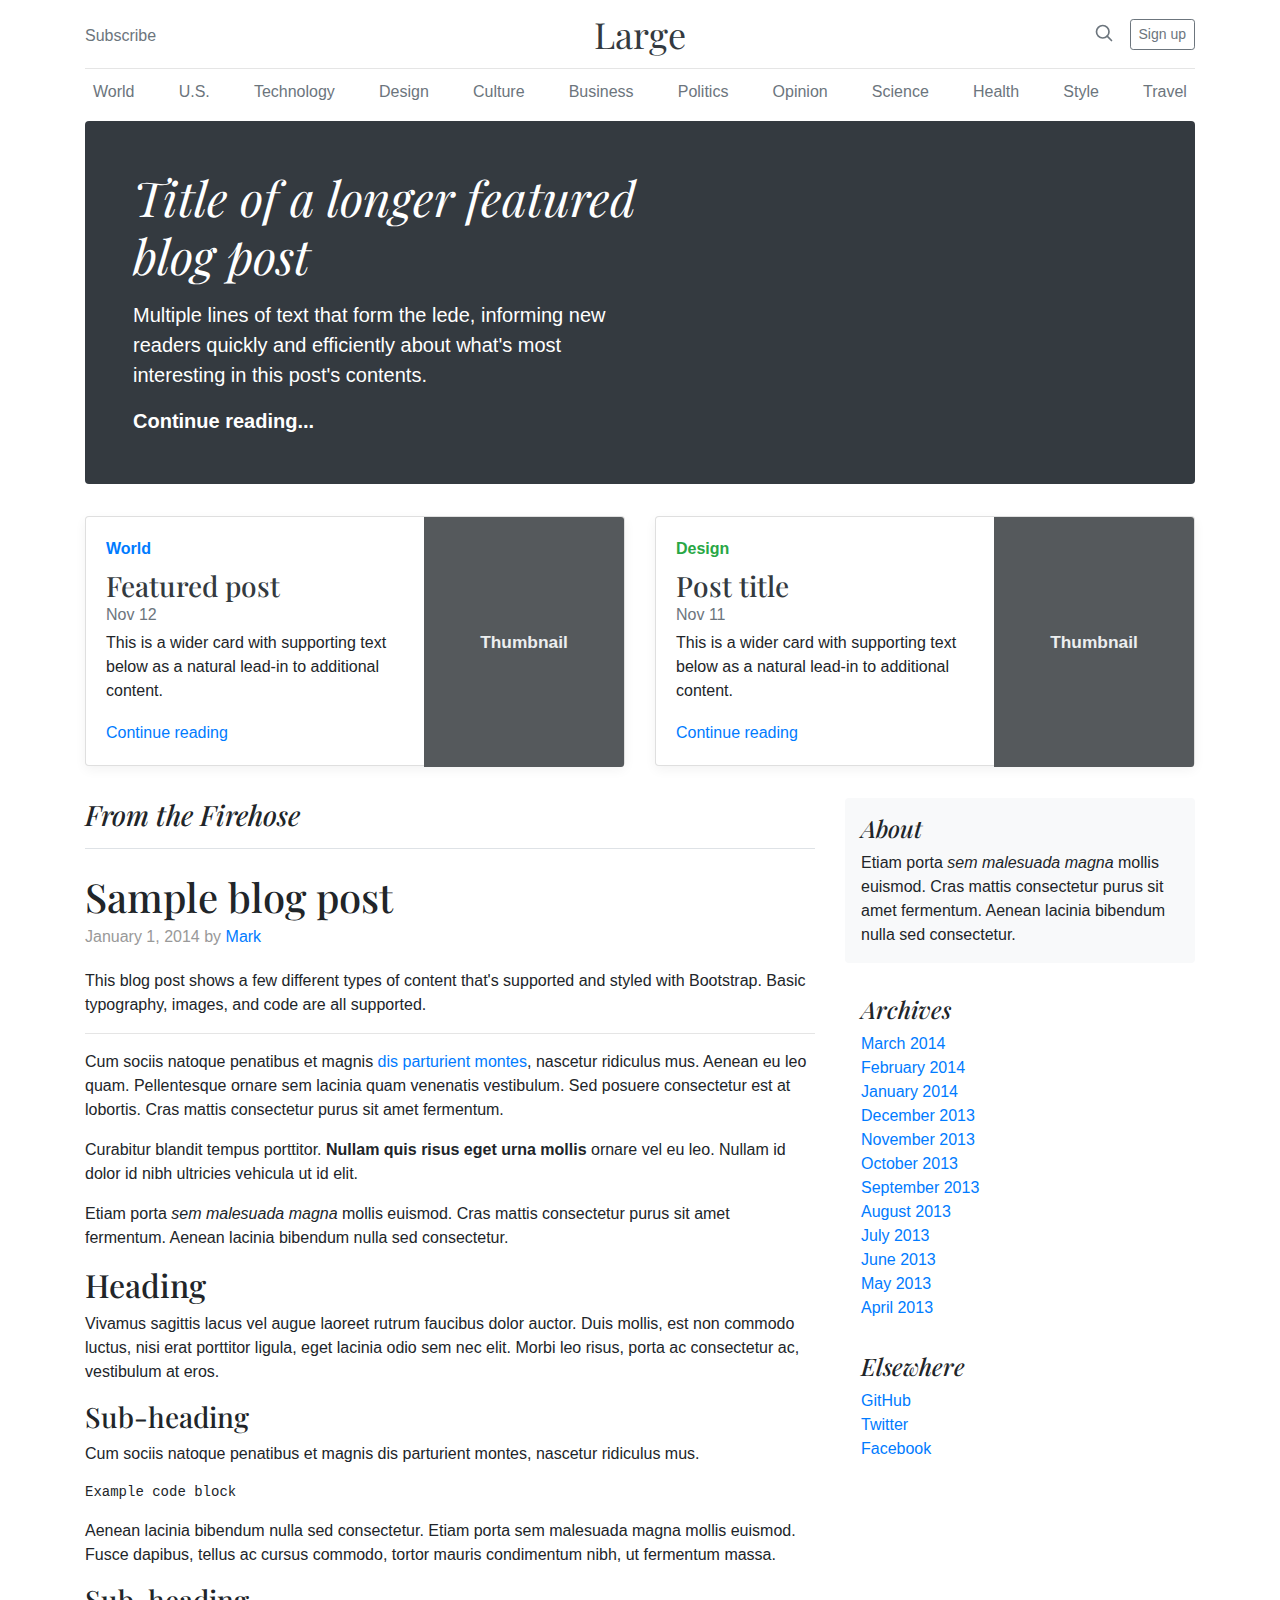
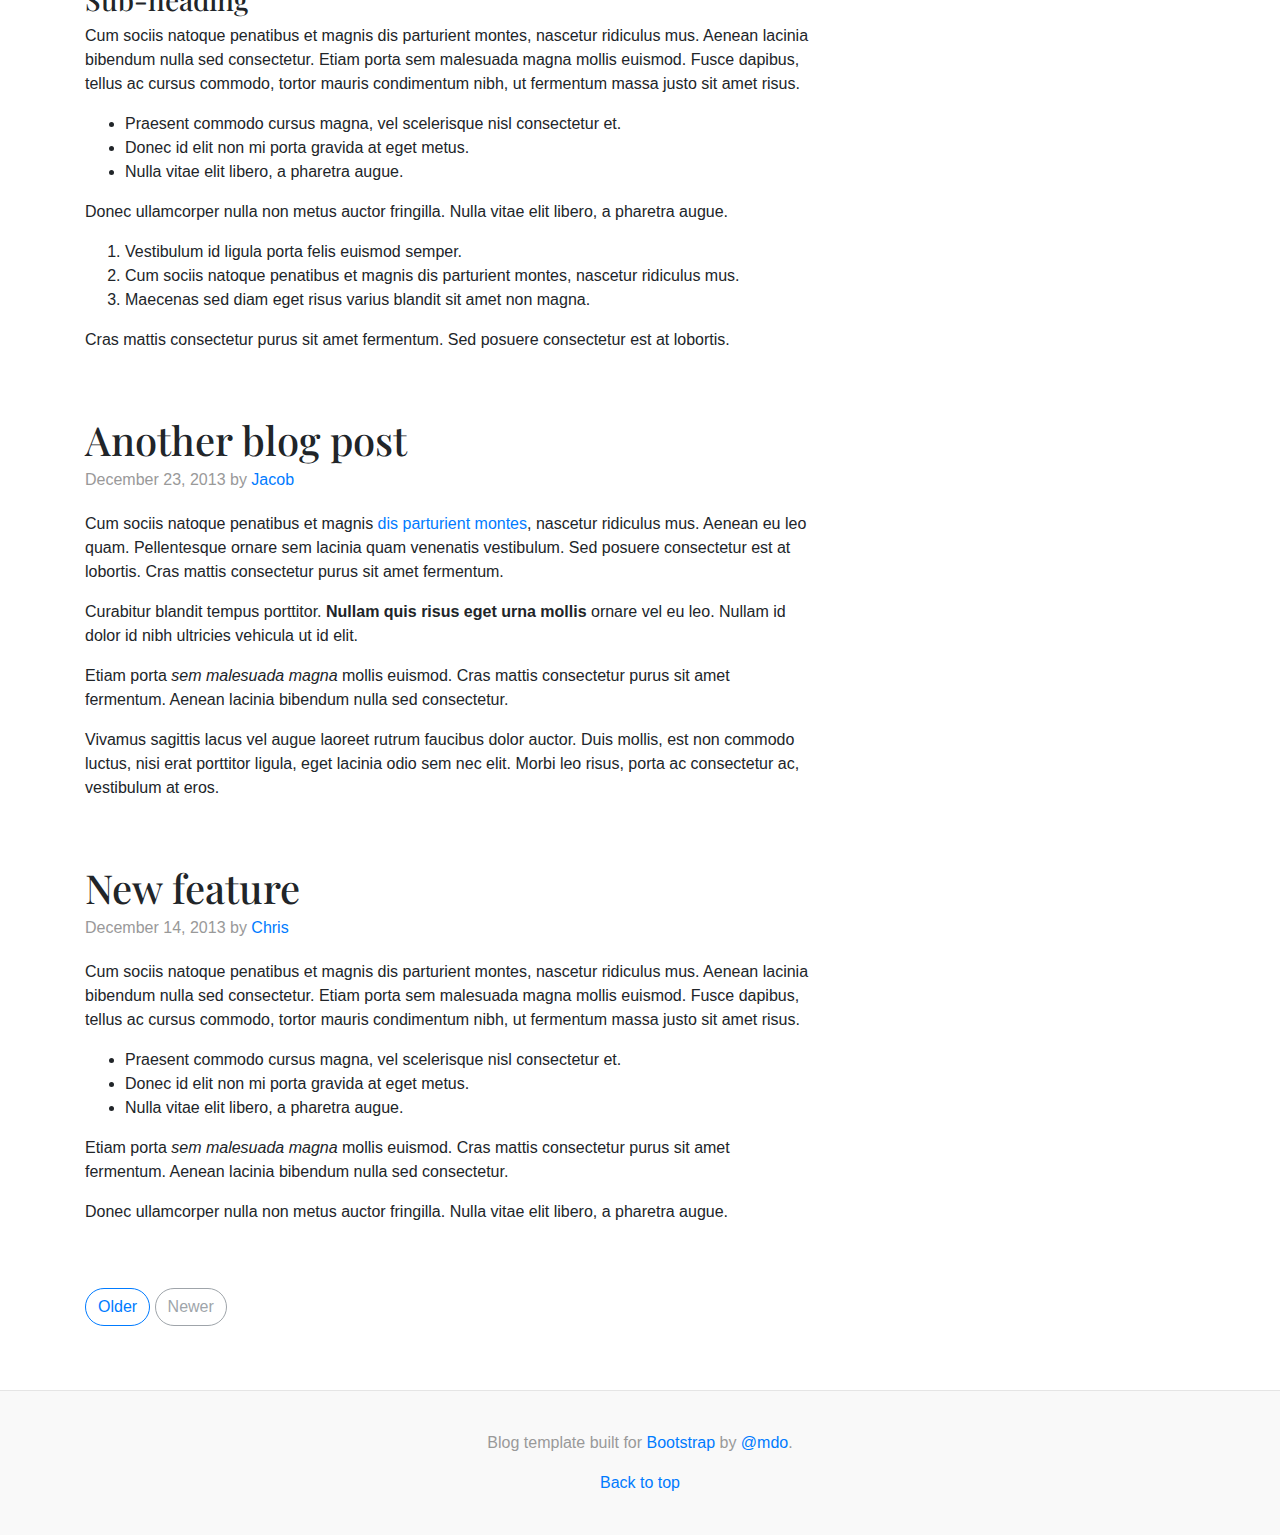
<file: plugins/bootstrap-4.0.0/docs/4.0/examples/blog/index.html>
<!doctype html>
<html lang="en">
  <head>
    <meta charset="utf-8">
    <meta name="viewport" content="width=device-width, initial-scale=1, shrink-to-fit=no">
    <meta name="description" content="">
    <meta name="author" content="">
    <link rel="icon" href="../../../../favicon.ico">

    <title>Blog Template for Bootstrap</title>

    <!-- Bootstrap core CSS -->
    <link href="../../../../dist/css/bootstrap.min.css" rel="stylesheet">

    <!-- Custom styles for this template -->
    <link href="https://fonts.googleapis.com/css?family=Playfair+Display:700,900" rel="stylesheet">
    <link href="blog.css" rel="stylesheet">
  </head>

  <body>

    <div class="container">
      <header class="blog-header py-3">
        <div class="row flex-nowrap justify-content-between align-items-center">
          <div class="col-4 pt-1">
            <a class="text-muted" href="#">Subscribe</a>
          </div>
          <div class="col-4 text-center">
            <a class="blog-header-logo text-dark" href="#">Large</a>
          </div>
          <div class="col-4 d-flex justify-content-end align-items-center">
            <a class="text-muted" href="#">
              <svg xmlns="http://www.w3.org/2000/svg" width="20" height="20" viewBox="0 0 24 24" fill="none" stroke="currentColor" stroke-width="2" stroke-linecap="round" stroke-linejoin="round" class="mx-3"><circle cx="10.5" cy="10.5" r="7.5"></circle><line x1="21" y1="21" x2="15.8" y2="15.8"></line></svg>
            </a>
            <a class="btn btn-sm btn-outline-secondary" href="#">Sign up</a>
          </div>
        </div>
      </header>

      <div class="nav-scroller py-1 mb-2">
        <nav class="nav d-flex justify-content-between">
          <a class="p-2 text-muted" href="#">World</a>
          <a class="p-2 text-muted" href="#">U.S.</a>
          <a class="p-2 text-muted" href="#">Technology</a>
          <a class="p-2 text-muted" href="#">Design</a>
          <a class="p-2 text-muted" href="#">Culture</a>
          <a class="p-2 text-muted" href="#">Business</a>
          <a class="p-2 text-muted" href="#">Politics</a>
          <a class="p-2 text-muted" href="#">Opinion</a>
          <a class="p-2 text-muted" href="#">Science</a>
          <a class="p-2 text-muted" href="#">Health</a>
          <a class="p-2 text-muted" href="#">Style</a>
          <a class="p-2 text-muted" href="#">Travel</a>
        </nav>
      </div>

      <div class="jumbotron p-3 p-md-5 text-white rounded bg-dark">
        <div class="col-md-6 px-0">
          <h1 class="display-4 font-italic">Title of a longer featured blog post</h1>
          <p class="lead my-3">Multiple lines of text that form the lede, informing new readers quickly and efficiently about what's most interesting in this post's contents.</p>
          <p class="lead mb-0"><a href="#" class="text-white font-weight-bold">Continue reading...</a></p>
        </div>
      </div>

      <div class="row mb-2">
        <div class="col-md-6">
          <div class="card flex-md-row mb-4 box-shadow h-md-250">
            <div class="card-body d-flex flex-column align-items-start">
              <strong class="d-inline-block mb-2 text-primary">World</strong>
              <h3 class="mb-0">
                <a class="text-dark" href="#">Featured post</a>
              </h3>
              <div class="mb-1 text-muted">Nov 12</div>
              <p class="card-text mb-auto">This is a wider card with supporting text below as a natural lead-in to additional content.</p>
              <a href="#">Continue reading</a>
            </div>
            <img class="card-img-right flex-auto d-none d-md-block" data-src="holder.js/200x250?theme=thumb" alt="Card image cap">
          </div>
        </div>
        <div class="col-md-6">
          <div class="card flex-md-row mb-4 box-shadow h-md-250">
            <div class="card-body d-flex flex-column align-items-start">
              <strong class="d-inline-block mb-2 text-success">Design</strong>
              <h3 class="mb-0">
                <a class="text-dark" href="#">Post title</a>
              </h3>
              <div class="mb-1 text-muted">Nov 11</div>
              <p class="card-text mb-auto">This is a wider card with supporting text below as a natural lead-in to additional content.</p>
              <a href="#">Continue reading</a>
            </div>
            <img class="card-img-right flex-auto d-none d-md-block" data-src="holder.js/200x250?theme=thumb" alt="Card image cap">
          </div>
        </div>
      </div>
    </div>

    <main role="main" class="container">
      <div class="row">
        <div class="col-md-8 blog-main">
          <h3 class="pb-3 mb-4 font-italic border-bottom">
            From the Firehose
          </h3>

          <div class="blog-post">
            <h2 class="blog-post-title">Sample blog post</h2>
            <p class="blog-post-meta">January 1, 2014 by <a href="#">Mark</a></p>

            <p>This blog post shows a few different types of content that's supported and styled with Bootstrap. Basic typography, images, and code are all supported.</p>
            <hr>
            <p>Cum sociis natoque penatibus et magnis <a href="#">dis parturient montes</a>, nascetur ridiculus mus. Aenean eu leo quam. Pellentesque ornare sem lacinia quam venenatis vestibulum. Sed posuere consectetur est at lobortis. Cras mattis consectetur purus sit amet fermentum.</p>
            <blockquote>
              <p>Curabitur blandit tempus porttitor. <strong>Nullam quis risus eget urna mollis</strong> ornare vel eu leo. Nullam id dolor id nibh ultricies vehicula ut id elit.</p>
            </blockquote>
            <p>Etiam porta <em>sem malesuada magna</em> mollis euismod. Cras mattis consectetur purus sit amet fermentum. Aenean lacinia bibendum nulla sed consectetur.</p>
            <h2>Heading</h2>
            <p>Vivamus sagittis lacus vel augue laoreet rutrum faucibus dolor auctor. Duis mollis, est non commodo luctus, nisi erat porttitor ligula, eget lacinia odio sem nec elit. Morbi leo risus, porta ac consectetur ac, vestibulum at eros.</p>
            <h3>Sub-heading</h3>
            <p>Cum sociis natoque penatibus et magnis dis parturient montes, nascetur ridiculus mus.</p>
            <pre><code>Example code block</code></pre>
            <p>Aenean lacinia bibendum nulla sed consectetur. Etiam porta sem malesuada magna mollis euismod. Fusce dapibus, tellus ac cursus commodo, tortor mauris condimentum nibh, ut fermentum massa.</p>
            <h3>Sub-heading</h3>
            <p>Cum sociis natoque penatibus et magnis dis parturient montes, nascetur ridiculus mus. Aenean lacinia bibendum nulla sed consectetur. Etiam porta sem malesuada magna mollis euismod. Fusce dapibus, tellus ac cursus commodo, tortor mauris condimentum nibh, ut fermentum massa justo sit amet risus.</p>
            <ul>
              <li>Praesent commodo cursus magna, vel scelerisque nisl consectetur et.</li>
              <li>Donec id elit non mi porta gravida at eget metus.</li>
              <li>Nulla vitae elit libero, a pharetra augue.</li>
            </ul>
            <p>Donec ullamcorper nulla non metus auctor fringilla. Nulla vitae elit libero, a pharetra augue.</p>
            <ol>
              <li>Vestibulum id ligula porta felis euismod semper.</li>
              <li>Cum sociis natoque penatibus et magnis dis parturient montes, nascetur ridiculus mus.</li>
              <li>Maecenas sed diam eget risus varius blandit sit amet non magna.</li>
            </ol>
            <p>Cras mattis consectetur purus sit amet fermentum. Sed posuere consectetur est at lobortis.</p>
          </div><!-- /.blog-post -->

          <div class="blog-post">
            <h2 class="blog-post-title">Another blog post</h2>
            <p class="blog-post-meta">December 23, 2013 by <a href="#">Jacob</a></p>

            <p>Cum sociis natoque penatibus et magnis <a href="#">dis parturient montes</a>, nascetur ridiculus mus. Aenean eu leo quam. Pellentesque ornare sem lacinia quam venenatis vestibulum. Sed posuere consectetur est at lobortis. Cras mattis consectetur purus sit amet fermentum.</p>
            <blockquote>
              <p>Curabitur blandit tempus porttitor. <strong>Nullam quis risus eget urna mollis</strong> ornare vel eu leo. Nullam id dolor id nibh ultricies vehicula ut id elit.</p>
            </blockquote>
            <p>Etiam porta <em>sem malesuada magna</em> mollis euismod. Cras mattis consectetur purus sit amet fermentum. Aenean lacinia bibendum nulla sed consectetur.</p>
            <p>Vivamus sagittis lacus vel augue laoreet rutrum faucibus dolor auctor. Duis mollis, est non commodo luctus, nisi erat porttitor ligula, eget lacinia odio sem nec elit. Morbi leo risus, porta ac consectetur ac, vestibulum at eros.</p>
          </div><!-- /.blog-post -->

          <div class="blog-post">
            <h2 class="blog-post-title">New feature</h2>
            <p class="blog-post-meta">December 14, 2013 by <a href="#">Chris</a></p>

            <p>Cum sociis natoque penatibus et magnis dis parturient montes, nascetur ridiculus mus. Aenean lacinia bibendum nulla sed consectetur. Etiam porta sem malesuada magna mollis euismod. Fusce dapibus, tellus ac cursus commodo, tortor mauris condimentum nibh, ut fermentum massa justo sit amet risus.</p>
            <ul>
              <li>Praesent commodo cursus magna, vel scelerisque nisl consectetur et.</li>
              <li>Donec id elit non mi porta gravida at eget metus.</li>
              <li>Nulla vitae elit libero, a pharetra augue.</li>
            </ul>
            <p>Etiam porta <em>sem malesuada magna</em> mollis euismod. Cras mattis consectetur purus sit amet fermentum. Aenean lacinia bibendum nulla sed consectetur.</p>
            <p>Donec ullamcorper nulla non metus auctor fringilla. Nulla vitae elit libero, a pharetra augue.</p>
          </div><!-- /.blog-post -->

          <nav class="blog-pagination">
            <a class="btn btn-outline-primary" href="#">Older</a>
            <a class="btn btn-outline-secondary disabled" href="#">Newer</a>
          </nav>

        </div><!-- /.blog-main -->

        <aside class="col-md-4 blog-sidebar">
          <div class="p-3 mb-3 bg-light rounded">
            <h4 class="font-italic">About</h4>
            <p class="mb-0">Etiam porta <em>sem malesuada magna</em> mollis euismod. Cras mattis consectetur purus sit amet fermentum. Aenean lacinia bibendum nulla sed consectetur.</p>
          </div>

          <div class="p-3">
            <h4 class="font-italic">Archives</h4>
            <ol class="list-unstyled mb-0">
              <li><a href="#">March 2014</a></li>
              <li><a href="#">February 2014</a></li>
              <li><a href="#">January 2014</a></li>
              <li><a href="#">December 2013</a></li>
              <li><a href="#">November 2013</a></li>
              <li><a href="#">October 2013</a></li>
              <li><a href="#">September 2013</a></li>
              <li><a href="#">August 2013</a></li>
              <li><a href="#">July 2013</a></li>
              <li><a href="#">June 2013</a></li>
              <li><a href="#">May 2013</a></li>
              <li><a href="#">April 2013</a></li>
            </ol>
          </div>

          <div class="p-3">
            <h4 class="font-italic">Elsewhere</h4>
            <ol class="list-unstyled">
              <li><a href="#">GitHub</a></li>
              <li><a href="#">Twitter</a></li>
              <li><a href="#">Facebook</a></li>
            </ol>
          </div>
        </aside><!-- /.blog-sidebar -->

      </div><!-- /.row -->

    </main><!-- /.container -->

    <footer class="blog-footer">
      <p>Blog template built for <a href="https://getbootstrap.com/">Bootstrap</a> by <a href="https://twitter.com/mdo">@mdo</a>.</p>
      <p>
        <a href="#">Back to top</a>
      </p>
    </footer>

    <!-- Bootstrap core JavaScript
    ================================================== -->
    <!-- Placed at the end of the document so the pages load faster -->
    <script src="https://code.jquery.com/jquery-3.2.1.slim.min.js" integrity="sha384-KJ3o2DKtIkvYIK3UENzmM7KCkRr/rE9/Qpg6aAZGJwFDMVNA/GpGFF93hXpG5KkN" crossorigin="anonymous"></script>
    <script>window.jQuery || document.write('<script src="../../../../assets/js/vendor/jquery-slim.min.js"><\/script>')</script>
    <script src="../../../../assets/js/vendor/popper.min.js"></script>
    <script src="../../../../dist/js/bootstrap.min.js"></script>
    <script src="../../../../assets/js/vendor/holder.min.js"></script>
    <script>
      Holder.addTheme('thumb', {
        bg: '#55595c',
        fg: '#eceeef',
        text: 'Thumbnail'
      });
    </script>
  </body>
</html>
</file>
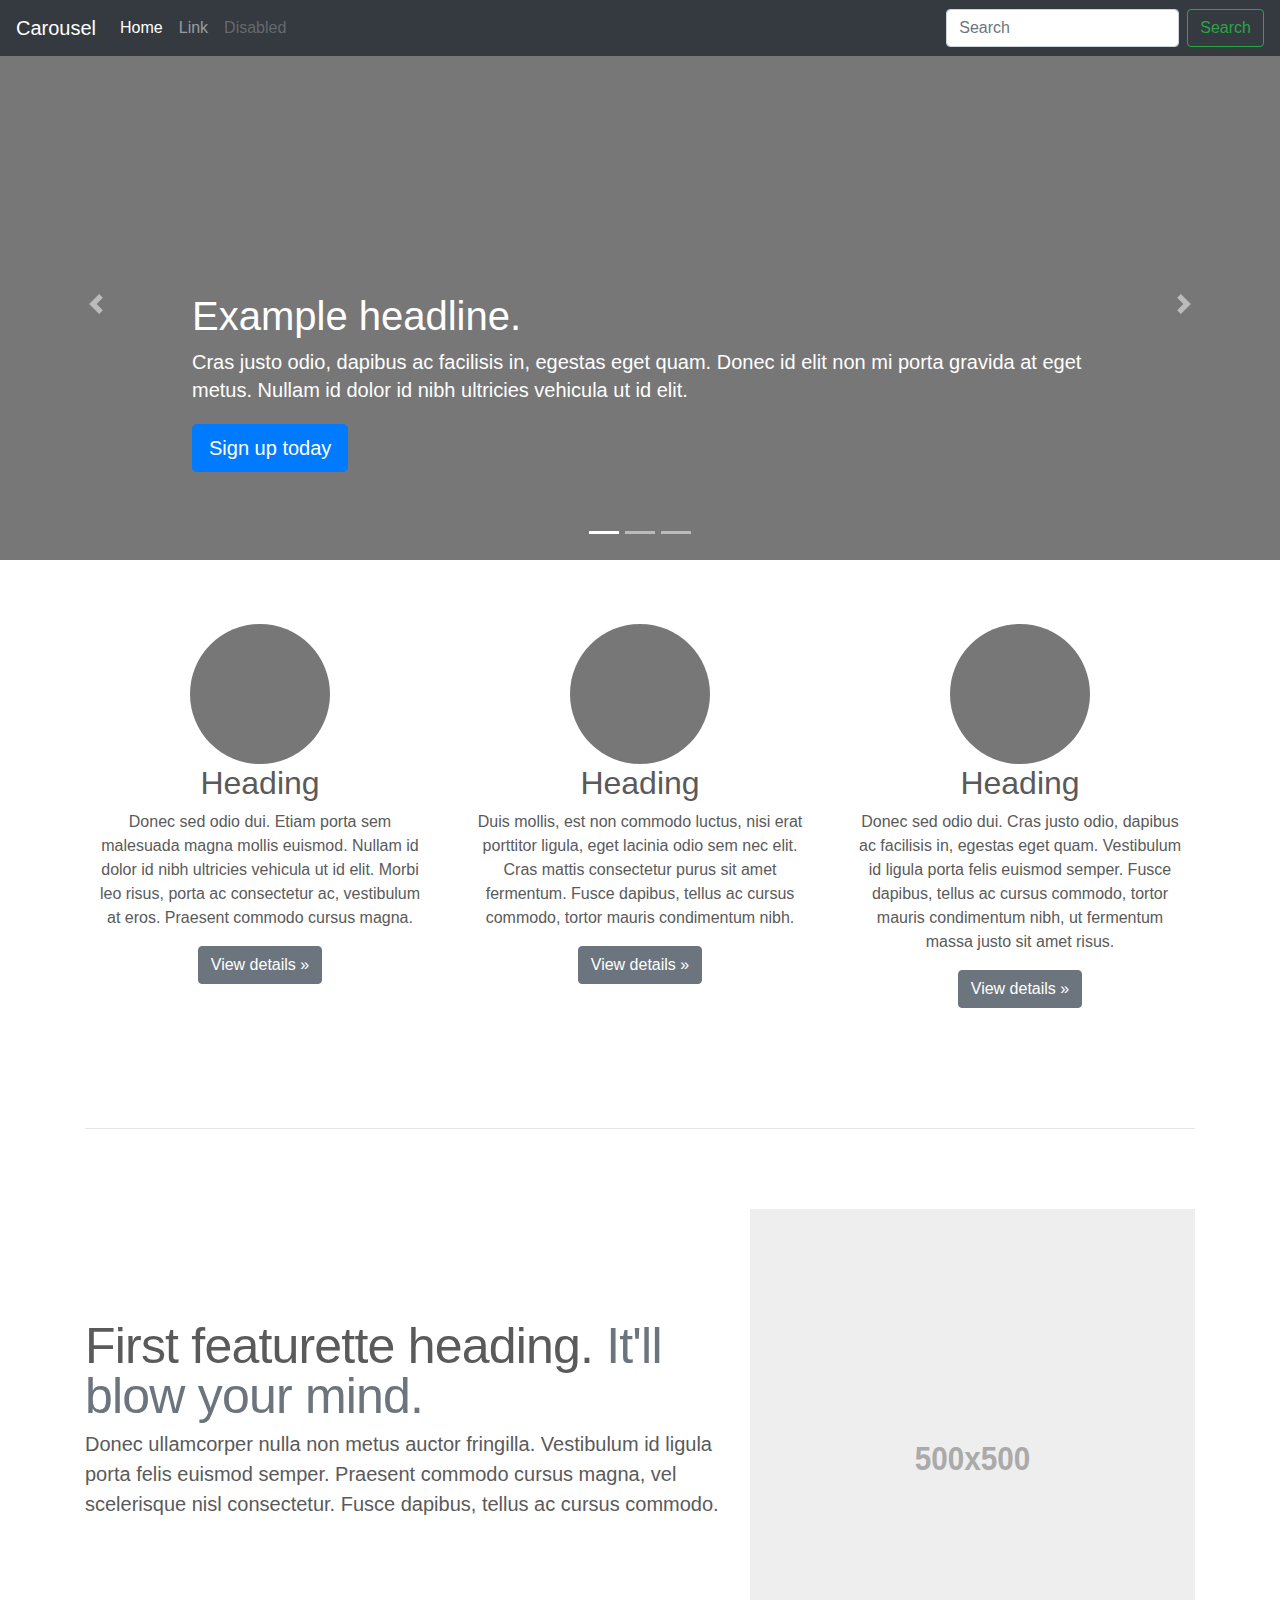
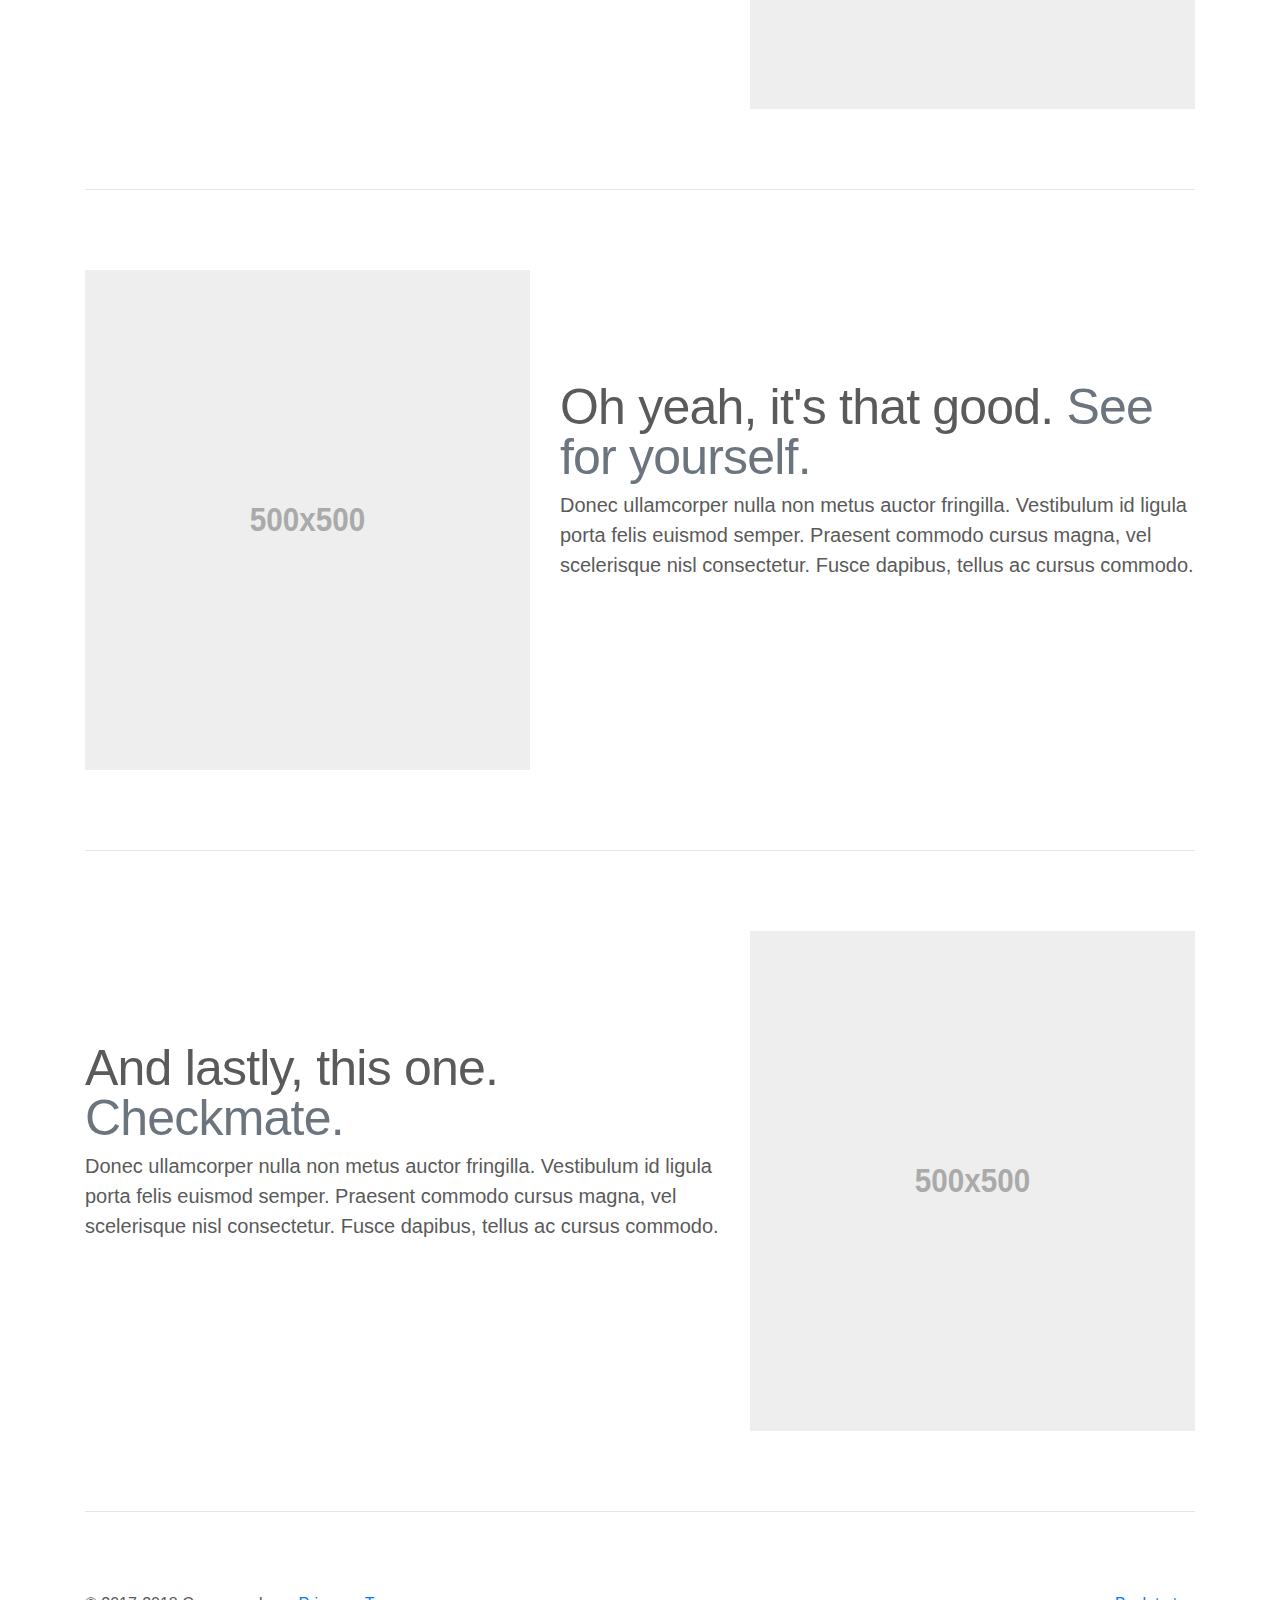
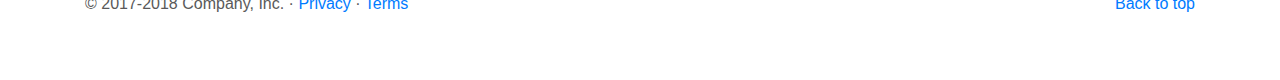
<file: plugins/bootstrap-4.0.0/docs/4.0/examples/carousel/index.html>
<!doctype html>
<html lang="en">
  <head>
    <meta charset="utf-8">
    <meta name="viewport" content="width=device-width, initial-scale=1, shrink-to-fit=no">
    <meta name="description" content="">
    <meta name="author" content="">
    <link rel="icon" href="../../../../favicon.ico">

    <title>Carousel Template for Bootstrap</title>

    <!-- Bootstrap core CSS -->
    <link href="../../../../dist/css/bootstrap.min.css" rel="stylesheet">

    <!-- Custom styles for this template -->
    <link href="carousel.css" rel="stylesheet">
  </head>
  <body>

    <header>
      <nav class="navbar navbar-expand-md navbar-dark fixed-top bg-dark">
        <a class="navbar-brand" href="#">Carousel</a>
        <button class="navbar-toggler" type="button" data-toggle="collapse" data-target="#navbarCollapse" aria-controls="navbarCollapse" aria-expanded="false" aria-label="Toggle navigation">
          <span class="navbar-toggler-icon"></span>
        </button>
        <div class="collapse navbar-collapse" id="navbarCollapse">
          <ul class="navbar-nav mr-auto">
            <li class="nav-item active">
              <a class="nav-link" href="#">Home <span class="sr-only">(current)</span></a>
            </li>
            <li class="nav-item">
              <a class="nav-link" href="#">Link</a>
            </li>
            <li class="nav-item">
              <a class="nav-link disabled" href="#">Disabled</a>
            </li>
          </ul>
          <form class="form-inline mt-2 mt-md-0">
            <input class="form-control mr-sm-2" type="text" placeholder="Search" aria-label="Search">
            <button class="btn btn-outline-success my-2 my-sm-0" type="submit">Search</button>
          </form>
        </div>
      </nav>
    </header>

    <main role="main">

      <div id="myCarousel" class="carousel slide" data-ride="carousel">
        <ol class="carousel-indicators">
          <li data-target="#myCarousel" data-slide-to="0" class="active"></li>
          <li data-target="#myCarousel" data-slide-to="1"></li>
          <li data-target="#myCarousel" data-slide-to="2"></li>
        </ol>
        <div class="carousel-inner">
          <div class="carousel-item active">
            <img class="first-slide" src="[data-uri]" alt="First slide">
            <div class="container">
              <div class="carousel-caption text-left">
                <h1>Example headline.</h1>
                <p>Cras justo odio, dapibus ac facilisis in, egestas eget quam. Donec id elit non mi porta gravida at eget metus. Nullam id dolor id nibh ultricies vehicula ut id elit.</p>
                <p><a class="btn btn-lg btn-primary" href="#" role="button">Sign up today</a></p>
              </div>
            </div>
          </div>
          <div class="carousel-item">
            <img class="second-slide" src="[data-uri]" alt="Second slide">
            <div class="container">
              <div class="carousel-caption">
                <h1>Another example headline.</h1>
                <p>Cras justo odio, dapibus ac facilisis in, egestas eget quam. Donec id elit non mi porta gravida at eget metus. Nullam id dolor id nibh ultricies vehicula ut id elit.</p>
                <p><a class="btn btn-lg btn-primary" href="#" role="button">Learn more</a></p>
              </div>
            </div>
          </div>
          <div class="carousel-item">
            <img class="third-slide" src="[data-uri]" alt="Third slide">
            <div class="container">
              <div class="carousel-caption text-right">
                <h1>One more for good measure.</h1>
                <p>Cras justo odio, dapibus ac facilisis in, egestas eget quam. Donec id elit non mi porta gravida at eget metus. Nullam id dolor id nibh ultricies vehicula ut id elit.</p>
                <p><a class="btn btn-lg btn-primary" href="#" role="button">Browse gallery</a></p>
              </div>
            </div>
          </div>
        </div>
        <a class="carousel-control-prev" href="#myCarousel" role="button" data-slide="prev">
          <span class="carousel-control-prev-icon" aria-hidden="true"></span>
          <span class="sr-only">Previous</span>
        </a>
        <a class="carousel-control-next" href="#myCarousel" role="button" data-slide="next">
          <span class="carousel-control-next-icon" aria-hidden="true"></span>
          <span class="sr-only">Next</span>
        </a>
      </div>


      <!-- Marketing messaging and featurettes
      ================================================== -->
      <!-- Wrap the rest of the page in another container to center all the content. -->

      <div class="container marketing">

        <!-- Three columns of text below the carousel -->
        <div class="row">
          <div class="col-lg-4">
            <img class="rounded-circle" src="[data-uri]" alt="Generic placeholder image" width="140" height="140">
            <h2>Heading</h2>
            <p>Donec sed odio dui. Etiam porta sem malesuada magna mollis euismod. Nullam id dolor id nibh ultricies vehicula ut id elit. Morbi leo risus, porta ac consectetur ac, vestibulum at eros. Praesent commodo cursus magna.</p>
            <p><a class="btn btn-secondary" href="#" role="button">View details &raquo;</a></p>
          </div><!-- /.col-lg-4 -->
          <div class="col-lg-4">
            <img class="rounded-circle" src="[data-uri]" alt="Generic placeholder image" width="140" height="140">
            <h2>Heading</h2>
            <p>Duis mollis, est non commodo luctus, nisi erat porttitor ligula, eget lacinia odio sem nec elit. Cras mattis consectetur purus sit amet fermentum. Fusce dapibus, tellus ac cursus commodo, tortor mauris condimentum nibh.</p>
            <p><a class="btn btn-secondary" href="#" role="button">View details &raquo;</a></p>
          </div><!-- /.col-lg-4 -->
          <div class="col-lg-4">
            <img class="rounded-circle" src="[data-uri]" alt="Generic placeholder image" width="140" height="140">
            <h2>Heading</h2>
            <p>Donec sed odio dui. Cras justo odio, dapibus ac facilisis in, egestas eget quam. Vestibulum id ligula porta felis euismod semper. Fusce dapibus, tellus ac cursus commodo, tortor mauris condimentum nibh, ut fermentum massa justo sit amet risus.</p>
            <p><a class="btn btn-secondary" href="#" role="button">View details &raquo;</a></p>
          </div><!-- /.col-lg-4 -->
        </div><!-- /.row -->


        <!-- START THE FEATURETTES -->

        <hr class="featurette-divider">

        <div class="row featurette">
          <div class="col-md-7">
            <h2 class="featurette-heading">First featurette heading. <span class="text-muted">It'll blow your mind.</span></h2>
            <p class="lead">Donec ullamcorper nulla non metus auctor fringilla. Vestibulum id ligula porta felis euismod semper. Praesent commodo cursus magna, vel scelerisque nisl consectetur. Fusce dapibus, tellus ac cursus commodo.</p>
          </div>
          <div class="col-md-5">
            <img class="featurette-image img-fluid mx-auto" data-src="holder.js/500x500/auto" alt="Generic placeholder image">
          </div>
        </div>

        <hr class="featurette-divider">

        <div class="row featurette">
          <div class="col-md-7 order-md-2">
            <h2 class="featurette-heading">Oh yeah, it's that good. <span class="text-muted">See for yourself.</span></h2>
            <p class="lead">Donec ullamcorper nulla non metus auctor fringilla. Vestibulum id ligula porta felis euismod semper. Praesent commodo cursus magna, vel scelerisque nisl consectetur. Fusce dapibus, tellus ac cursus commodo.</p>
          </div>
          <div class="col-md-5 order-md-1">
            <img class="featurette-image img-fluid mx-auto" data-src="holder.js/500x500/auto" alt="Generic placeholder image">
          </div>
        </div>

        <hr class="featurette-divider">

        <div class="row featurette">
          <div class="col-md-7">
            <h2 class="featurette-heading">And lastly, this one. <span class="text-muted">Checkmate.</span></h2>
            <p class="lead">Donec ullamcorper nulla non metus auctor fringilla. Vestibulum id ligula porta felis euismod semper. Praesent commodo cursus magna, vel scelerisque nisl consectetur. Fusce dapibus, tellus ac cursus commodo.</p>
          </div>
          <div class="col-md-5">
            <img class="featurette-image img-fluid mx-auto" data-src="holder.js/500x500/auto" alt="Generic placeholder image">
          </div>
        </div>

        <hr class="featurette-divider">

        <!-- /END THE FEATURETTES -->

      </div><!-- /.container -->


      <!-- FOOTER -->
      <footer class="container">
        <p class="float-right"><a href="#">Back to top</a></p>
        <p>&copy; 2017-2018 Company, Inc. &middot; <a href="#">Privacy</a> &middot; <a href="#">Terms</a></p>
      </footer>
    </main>

    <!-- Bootstrap core JavaScript
    ================================================== -->
    <!-- Placed at the end of the document so the pages load faster -->
    <script src="https://code.jquery.com/jquery-3.2.1.slim.min.js" integrity="sha384-KJ3o2DKtIkvYIK3UENzmM7KCkRr/rE9/Qpg6aAZGJwFDMVNA/GpGFF93hXpG5KkN" crossorigin="anonymous"></script>
    <script>window.jQuery || document.write('<script src="../../../../assets/js/vendor/jquery-slim.min.js"><\/script>')</script>
    <script src="../../../../assets/js/vendor/popper.min.js"></script>
    <script src="../../../../dist/js/bootstrap.min.js"></script>
    <!-- Just to make our placeholder images work. Don't actually copy the next line! -->
    <script src="../../../../assets/js/vendor/holder.min.js"></script>
  </body>
</html>
</file>
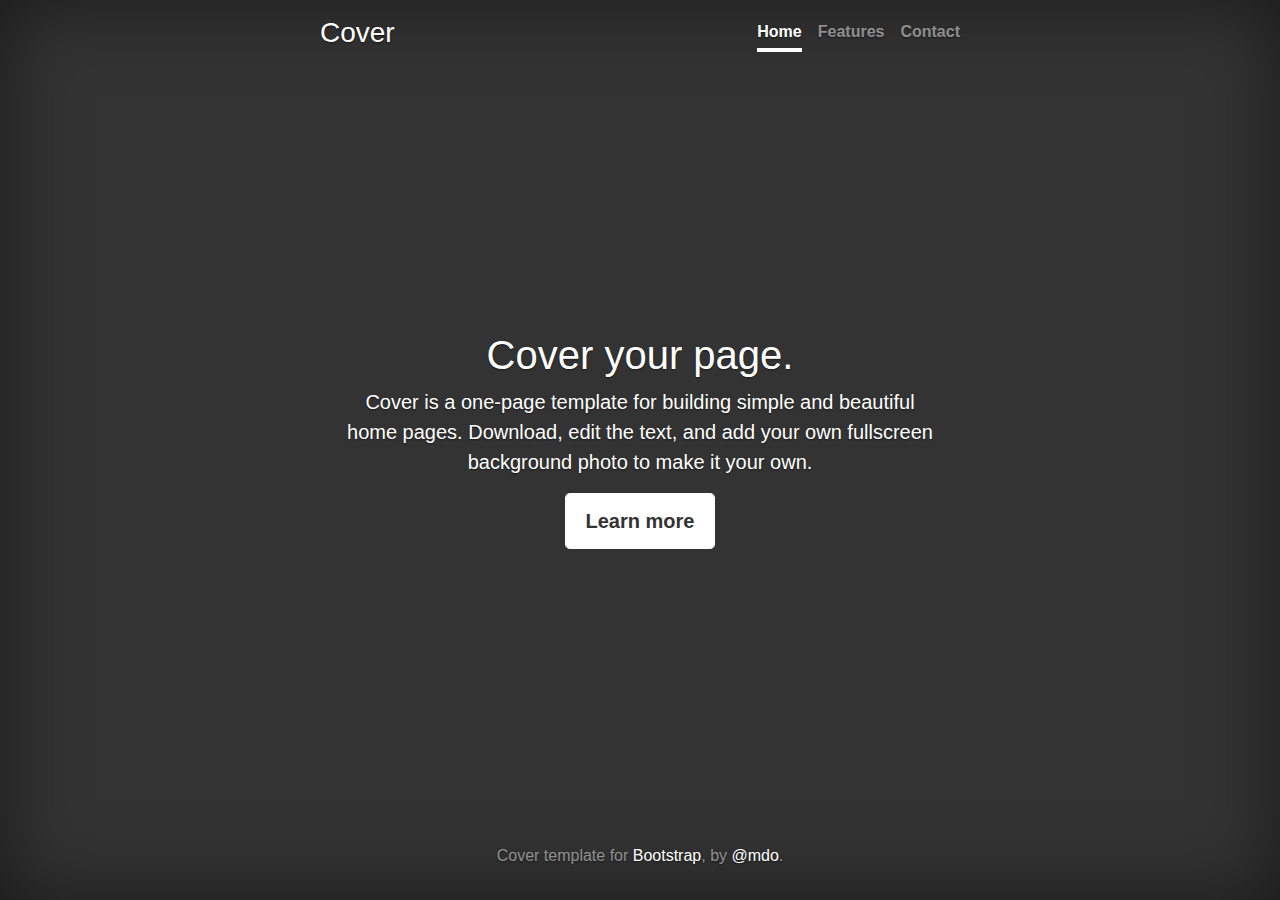
<file: plugins/bootstrap-4.0.0/docs/4.0/examples/cover/index.html>
<!doctype html>
<html lang="en">
  <head>
    <meta charset="utf-8">
    <meta name="viewport" content="width=device-width, initial-scale=1, shrink-to-fit=no">
    <meta name="description" content="">
    <meta name="author" content="">
    <link rel="icon" href="../../../../favicon.ico">

    <title>Cover Template for Bootstrap</title>

    <!-- Bootstrap core CSS -->
    <link href="../../../../dist/css/bootstrap.min.css" rel="stylesheet">

    <!-- Custom styles for this template -->
    <link href="cover.css" rel="stylesheet">
  </head>

  <body class="text-center">

    <div class="cover-container d-flex h-100 p-3 mx-auto flex-column">
      <header class="masthead mb-auto">
        <div class="inner">
          <h3 class="masthead-brand">Cover</h3>
          <nav class="nav nav-masthead justify-content-center">
            <a class="nav-link active" href="#">Home</a>
            <a class="nav-link" href="#">Features</a>
            <a class="nav-link" href="#">Contact</a>
          </nav>
        </div>
      </header>

      <main role="main" class="inner cover">
        <h1 class="cover-heading">Cover your page.</h1>
        <p class="lead">Cover is a one-page template for building simple and beautiful home pages. Download, edit the text, and add your own fullscreen background photo to make it your own.</p>
        <p class="lead">
          <a href="#" class="btn btn-lg btn-secondary">Learn more</a>
        </p>
      </main>

      <footer class="mastfoot mt-auto">
        <div class="inner">
          <p>Cover template for <a href="https://getbootstrap.com/">Bootstrap</a>, by <a href="https://twitter.com/mdo">@mdo</a>.</p>
        </div>
      </footer>
    </div>


    <!-- Bootstrap core JavaScript
    ================================================== -->
    <!-- Placed at the end of the document so the pages load faster -->
    <script src="https://code.jquery.com/jquery-3.2.1.slim.min.js" integrity="sha384-KJ3o2DKtIkvYIK3UENzmM7KCkRr/rE9/Qpg6aAZGJwFDMVNA/GpGFF93hXpG5KkN" crossorigin="anonymous"></script>
    <script>window.jQuery || document.write('<script src="../../../../assets/js/vendor/jquery-slim.min.js"><\/script>')</script>
    <script src="../../../../assets/js/vendor/popper.min.js"></script>
    <script src="../../../../dist/js/bootstrap.min.js"></script>
  </body>
</html>
</file>
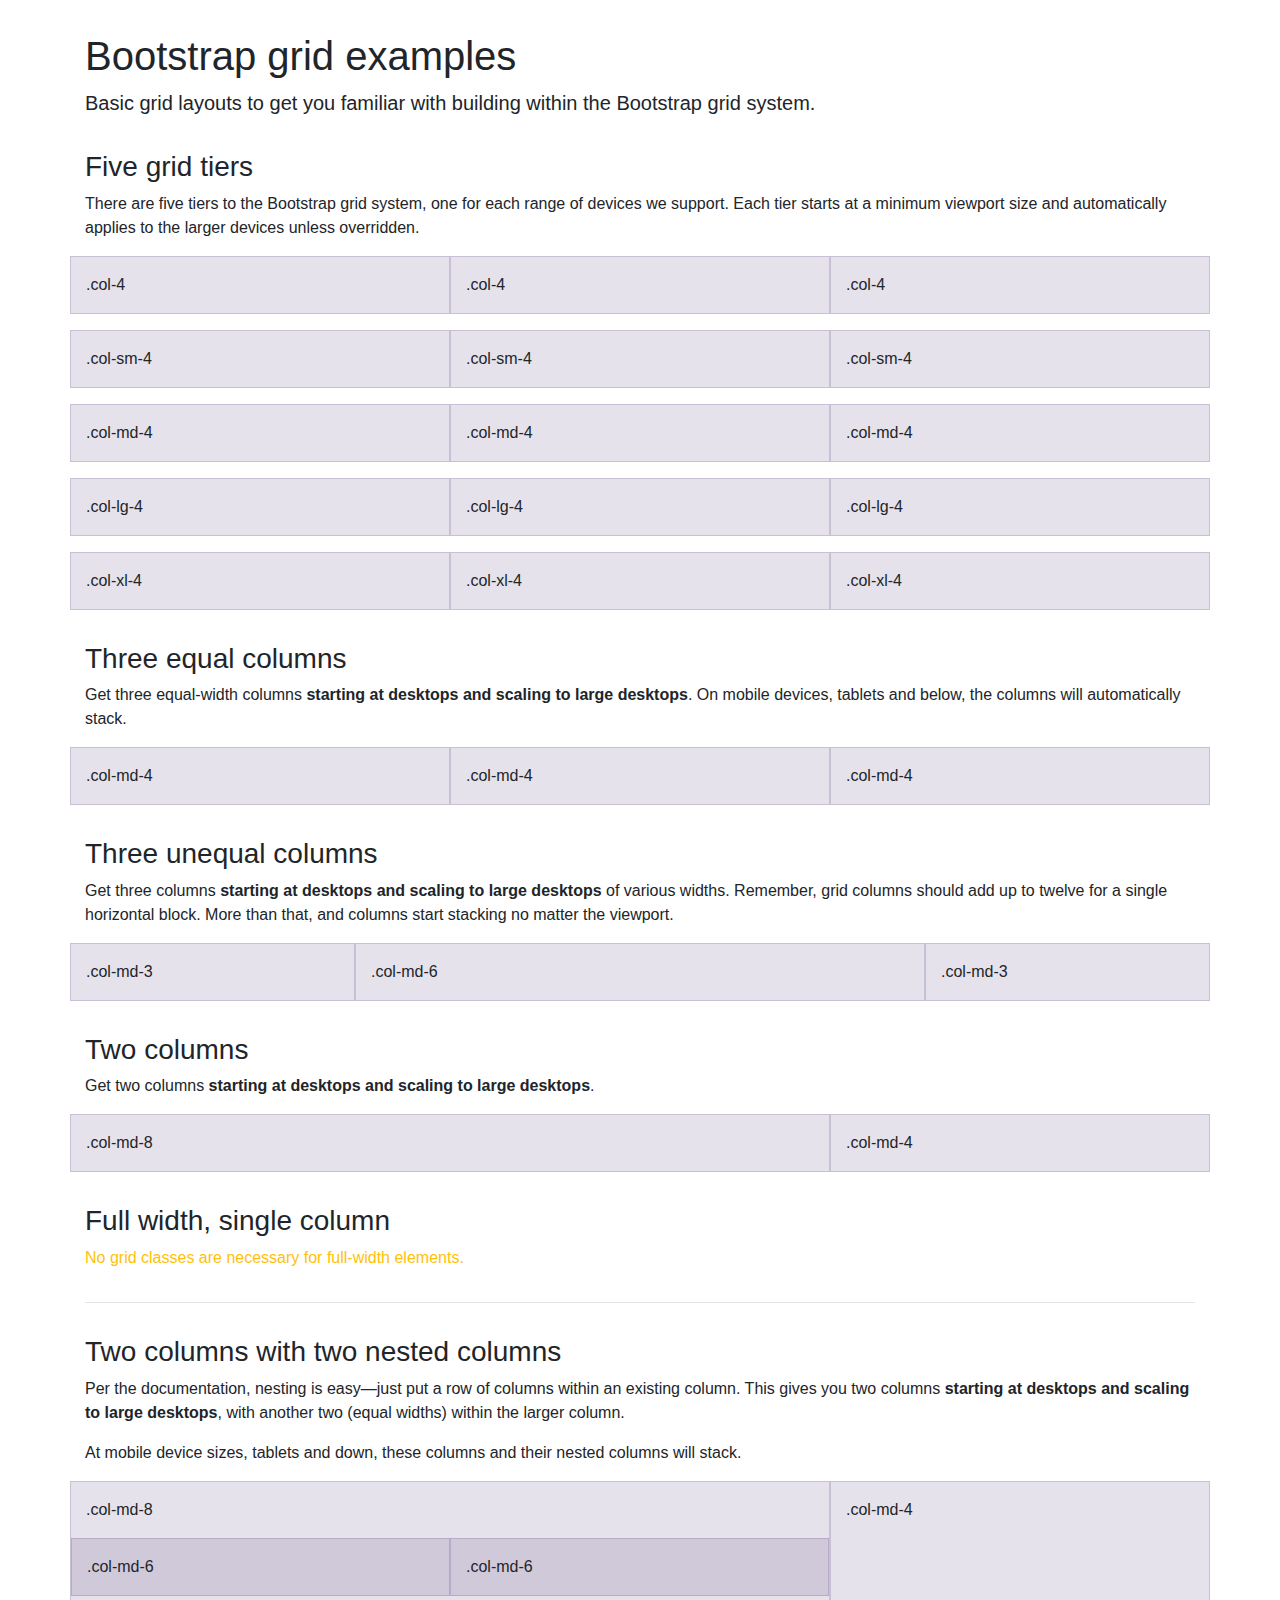
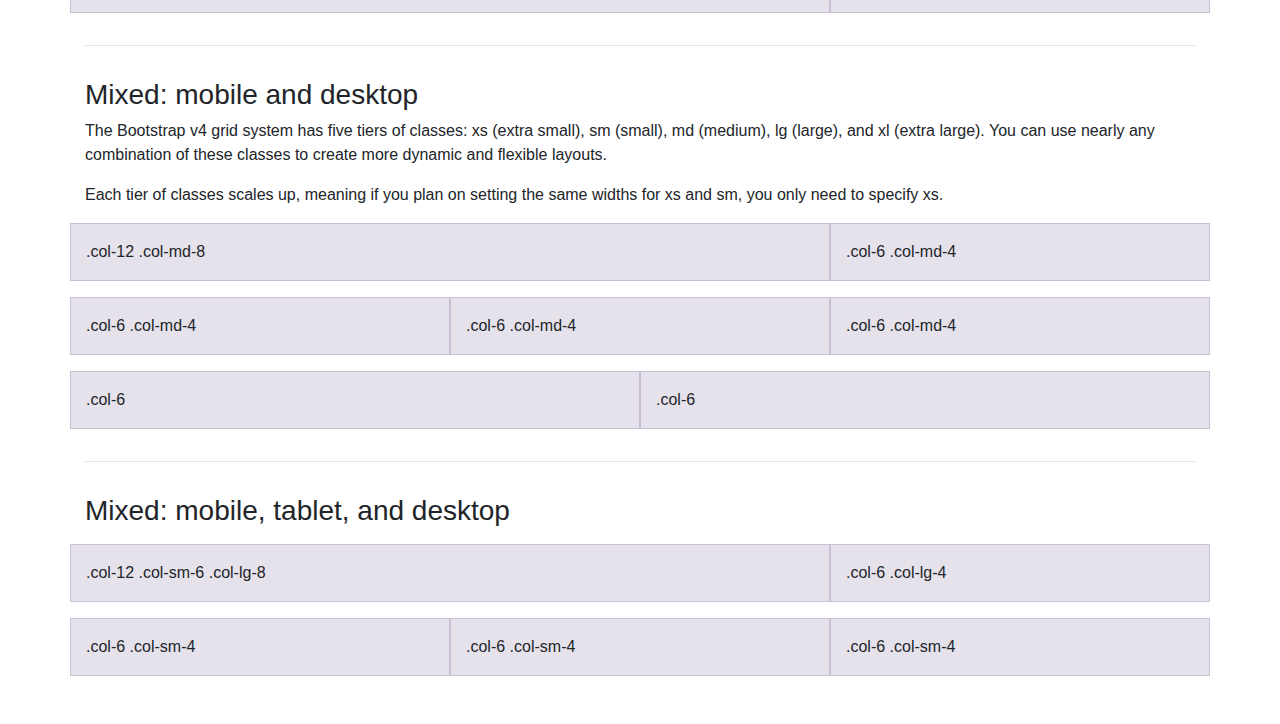
<file: plugins/bootstrap-4.0.0/docs/4.0/examples/grid/index.html>
<!doctype html>
<html lang="en">
  <head>
    <meta charset="utf-8">
    <meta name="viewport" content="width=device-width, initial-scale=1, shrink-to-fit=no">
    <meta name="description" content="">
    <meta name="author" content="">
    <link rel="icon" href="../../../../favicon.ico">

    <title>Grid Template for Bootstrap</title>

    <!-- Bootstrap core CSS -->
    <link href="../../../../dist/css/bootstrap.min.css" rel="stylesheet">

    <!-- Custom styles for this template -->
    <link href="grid.css" rel="stylesheet">
  </head>

  <body>
    <div class="container">

      <h1>Bootstrap grid examples</h1>
      <p class="lead">Basic grid layouts to get you familiar with building within the Bootstrap grid system.</p>

      <h3>Five grid tiers</h3>
      <p>There are five tiers to the Bootstrap grid system, one for each range of devices we support. Each tier starts at a minimum viewport size and automatically applies to the larger devices unless overridden.</p>

      <div class="row">
        <div class="col-4">.col-4</div>
        <div class="col-4">.col-4</div>
        <div class="col-4">.col-4</div>
      </div>

      <div class="row">
        <div class="col-sm-4">.col-sm-4</div>
        <div class="col-sm-4">.col-sm-4</div>
        <div class="col-sm-4">.col-sm-4</div>
      </div>

      <div class="row">
        <div class="col-md-4">.col-md-4</div>
        <div class="col-md-4">.col-md-4</div>
        <div class="col-md-4">.col-md-4</div>
      </div>

      <div class="row">
        <div class="col-lg-4">.col-lg-4</div>
        <div class="col-lg-4">.col-lg-4</div>
        <div class="col-lg-4">.col-lg-4</div>
      </div>

      <div class="row">
        <div class="col-xl-4">.col-xl-4</div>
        <div class="col-xl-4">.col-xl-4</div>
        <div class="col-xl-4">.col-xl-4</div>
      </div>

      <h3>Three equal columns</h3>
      <p>Get three equal-width columns <strong>starting at desktops and scaling to large desktops</strong>. On mobile devices, tablets and below, the columns will automatically stack.</p>
      <div class="row">
        <div class="col-md-4">.col-md-4</div>
        <div class="col-md-4">.col-md-4</div>
        <div class="col-md-4">.col-md-4</div>
      </div>

      <h3>Three unequal columns</h3>
      <p>Get three columns <strong>starting at desktops and scaling to large desktops</strong> of various widths. Remember, grid columns should add up to twelve for a single horizontal block. More than that, and columns start stacking no matter the viewport.</p>
      <div class="row">
        <div class="col-md-3">.col-md-3</div>
        <div class="col-md-6">.col-md-6</div>
        <div class="col-md-3">.col-md-3</div>
      </div>

      <h3>Two columns</h3>
      <p>Get two columns <strong>starting at desktops and scaling to large desktops</strong>.</p>
      <div class="row">
        <div class="col-md-8">.col-md-8</div>
        <div class="col-md-4">.col-md-4</div>
      </div>

      <h3>Full width, single column</h3>
      <p class="text-warning">No grid classes are necessary for full-width elements.</p>

      <hr>

      <h3>Two columns with two nested columns</h3>
      <p>Per the documentation, nesting is easy—just put a row of columns within an existing column. This gives you two columns <strong>starting at desktops and scaling to large desktops</strong>, with another two (equal widths) within the larger column.</p>
      <p>At mobile device sizes, tablets and down, these columns and their nested columns will stack.</p>
      <div class="row">
        <div class="col-md-8">
          .col-md-8
          <div class="row">
            <div class="col-md-6">.col-md-6</div>
            <div class="col-md-6">.col-md-6</div>
          </div>
        </div>
        <div class="col-md-4">.col-md-4</div>
      </div>

      <hr>

      <h3>Mixed: mobile and desktop</h3>
      <p>The Bootstrap v4 grid system has five tiers of classes: xs (extra small), sm (small), md (medium), lg (large), and xl (extra large). You can use nearly any combination of these classes to create more dynamic and flexible layouts.</p>
      <p>Each tier of classes scales up, meaning if you plan on setting the same widths for xs and sm, you only need to specify xs.</p>
      <div class="row">
        <div class="col-12 col-md-8">.col-12 .col-md-8</div>
        <div class="col-6 col-md-4">.col-6 .col-md-4</div>
      </div>
      <div class="row">
        <div class="col-6 col-md-4">.col-6 .col-md-4</div>
        <div class="col-6 col-md-4">.col-6 .col-md-4</div>
        <div class="col-6 col-md-4">.col-6 .col-md-4</div>
      </div>
      <div class="row">
        <div class="col-6">.col-6</div>
        <div class="col-6">.col-6</div>
      </div>

      <hr>

      <h3>Mixed: mobile, tablet, and desktop</h3>
      <p></p>
      <div class="row">
        <div class="col-12 col-sm-6 col-lg-8">.col-12 .col-sm-6 .col-lg-8</div>
        <div class="col-6 col-lg-4">.col-6 .col-lg-4</div>
      </div>
      <div class="row">
        <div class="col-6 col-sm-4">.col-6 .col-sm-4</div>
        <div class="col-6 col-sm-4">.col-6 .col-sm-4</div>
        <div class="col-6 col-sm-4">.col-6 .col-sm-4</div>
      </div>

    </div> <!-- /container -->
  </body>
</html>
</file>
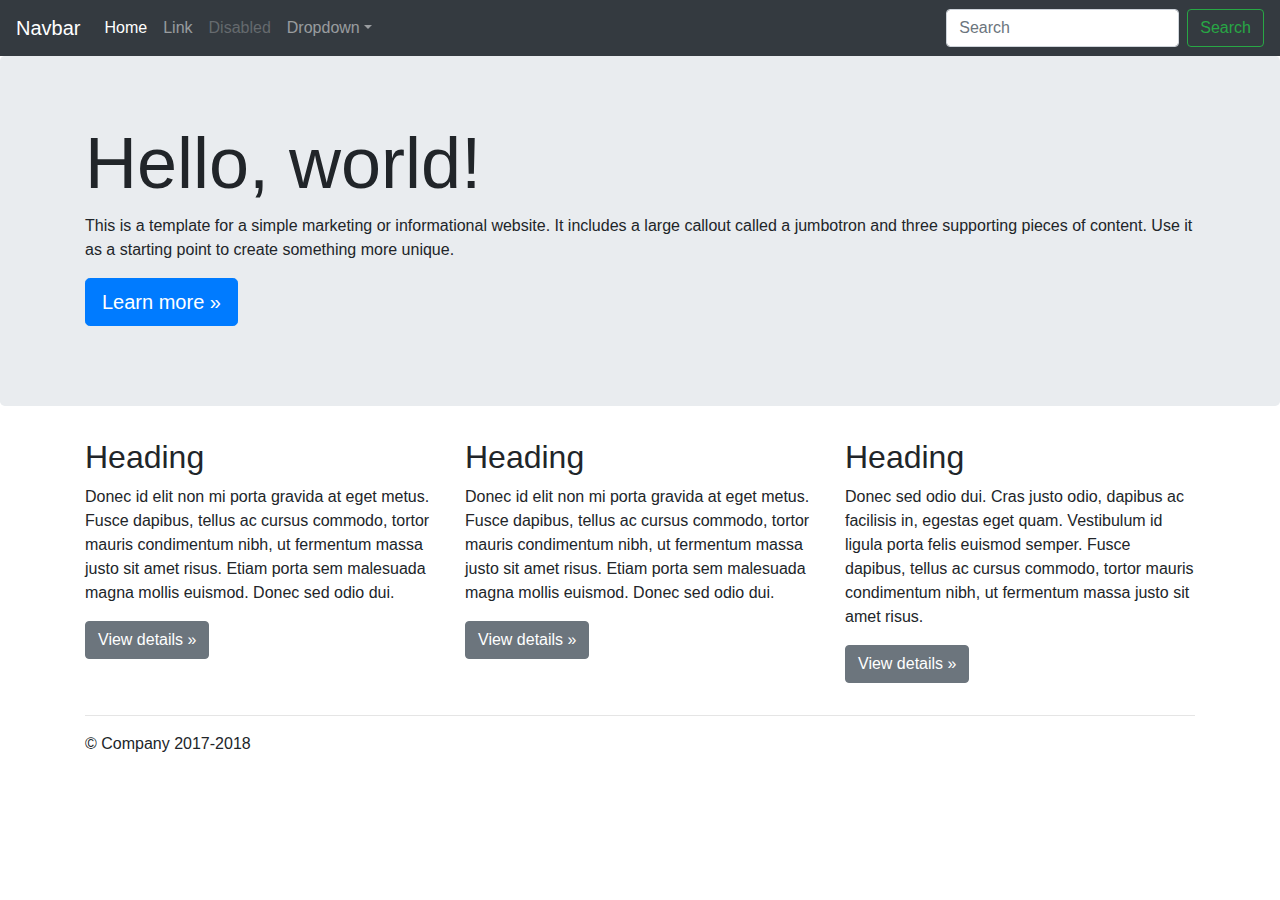
<file: plugins/bootstrap-4.0.0/docs/4.0/examples/jumbotron/index.html>
<!doctype html>
<html lang="en">
  <head>
    <meta charset="utf-8">
    <meta name="viewport" content="width=device-width, initial-scale=1, shrink-to-fit=no">
    <meta name="description" content="">
    <meta name="author" content="">
    <link rel="icon" href="../../../../favicon.ico">

    <title>Jumbotron Template for Bootstrap</title>

    <!-- Bootstrap core CSS -->
    <link href="../../../../dist/css/bootstrap.min.css" rel="stylesheet">

    <!-- Custom styles for this template -->
    <link href="jumbotron.css" rel="stylesheet">
  </head>

  <body>

    <nav class="navbar navbar-expand-md navbar-dark fixed-top bg-dark">
      <a class="navbar-brand" href="#">Navbar</a>
      <button class="navbar-toggler" type="button" data-toggle="collapse" data-target="#navbarsExampleDefault" aria-controls="navbarsExampleDefault" aria-expanded="false" aria-label="Toggle navigation">
        <span class="navbar-toggler-icon"></span>
      </button>

      <div class="collapse navbar-collapse" id="navbarsExampleDefault">
        <ul class="navbar-nav mr-auto">
          <li class="nav-item active">
            <a class="nav-link" href="#">Home <span class="sr-only">(current)</span></a>
          </li>
          <li class="nav-item">
            <a class="nav-link" href="#">Link</a>
          </li>
          <li class="nav-item">
            <a class="nav-link disabled" href="#">Disabled</a>
          </li>
          <li class="nav-item dropdown">
            <a class="nav-link dropdown-toggle" href="http://example.com" id="dropdown01" data-toggle="dropdown" aria-haspopup="true" aria-expanded="false">Dropdown</a>
            <div class="dropdown-menu" aria-labelledby="dropdown01">
              <a class="dropdown-item" href="#">Action</a>
              <a class="dropdown-item" href="#">Another action</a>
              <a class="dropdown-item" href="#">Something else here</a>
            </div>
          </li>
        </ul>
        <form class="form-inline my-2 my-lg-0">
          <input class="form-control mr-sm-2" type="text" placeholder="Search" aria-label="Search">
          <button class="btn btn-outline-success my-2 my-sm-0" type="submit">Search</button>
        </form>
      </div>
    </nav>

    <main role="main">

      <!-- Main jumbotron for a primary marketing message or call to action -->
      <div class="jumbotron">
        <div class="container">
          <h1 class="display-3">Hello, world!</h1>
          <p>This is a template for a simple marketing or informational website. It includes a large callout called a jumbotron and three supporting pieces of content. Use it as a starting point to create something more unique.</p>
          <p><a class="btn btn-primary btn-lg" href="#" role="button">Learn more &raquo;</a></p>
        </div>
      </div>

      <div class="container">
        <!-- Example row of columns -->
        <div class="row">
          <div class="col-md-4">
            <h2>Heading</h2>
            <p>Donec id elit non mi porta gravida at eget metus. Fusce dapibus, tellus ac cursus commodo, tortor mauris condimentum nibh, ut fermentum massa justo sit amet risus. Etiam porta sem malesuada magna mollis euismod. Donec sed odio dui. </p>
            <p><a class="btn btn-secondary" href="#" role="button">View details &raquo;</a></p>
          </div>
          <div class="col-md-4">
            <h2>Heading</h2>
            <p>Donec id elit non mi porta gravida at eget metus. Fusce dapibus, tellus ac cursus commodo, tortor mauris condimentum nibh, ut fermentum massa justo sit amet risus. Etiam porta sem malesuada magna mollis euismod. Donec sed odio dui. </p>
            <p><a class="btn btn-secondary" href="#" role="button">View details &raquo;</a></p>
          </div>
          <div class="col-md-4">
            <h2>Heading</h2>
            <p>Donec sed odio dui. Cras justo odio, dapibus ac facilisis in, egestas eget quam. Vestibulum id ligula porta felis euismod semper. Fusce dapibus, tellus ac cursus commodo, tortor mauris condimentum nibh, ut fermentum massa justo sit amet risus.</p>
            <p><a class="btn btn-secondary" href="#" role="button">View details &raquo;</a></p>
          </div>
        </div>

        <hr>

      </div> <!-- /container -->

    </main>

    <footer class="container">
      <p>&copy; Company 2017-2018</p>
    </footer>

    <!-- Bootstrap core JavaScript
    ================================================== -->
    <!-- Placed at the end of the document so the pages load faster -->
    <script src="https://code.jquery.com/jquery-3.2.1.slim.min.js" integrity="sha384-KJ3o2DKtIkvYIK3UENzmM7KCkRr/rE9/Qpg6aAZGJwFDMVNA/GpGFF93hXpG5KkN" crossorigin="anonymous"></script>
    <script>window.jQuery || document.write('<script src="../../../../assets/js/vendor/jquery-slim.min.js"><\/script>')</script>
    <script src="../../../../assets/js/vendor/popper.min.js"></script>
    <script src="../../../../dist/js/bootstrap.min.js"></script>
  </body>
</html>
</file>
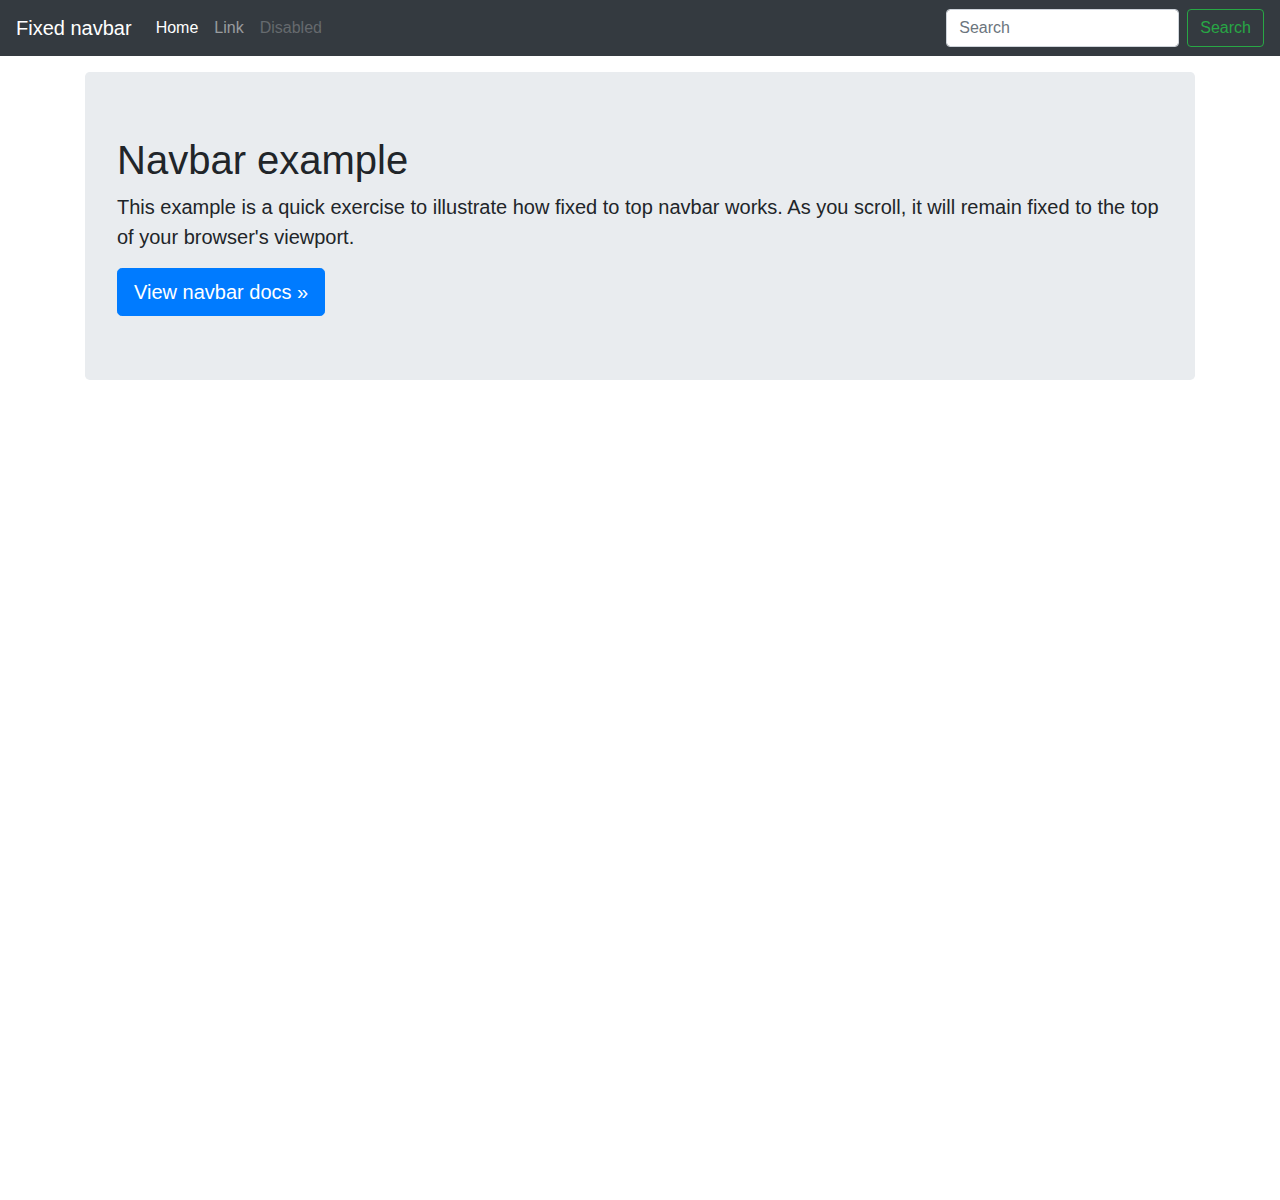
<file: plugins/bootstrap-4.0.0/docs/4.0/examples/navbar-fixed/index.html>
<!doctype html>
<html lang="en">
  <head>
    <meta charset="utf-8">
    <meta name="viewport" content="width=device-width, initial-scale=1, shrink-to-fit=no">
    <meta name="description" content="">
    <meta name="author" content="">
    <link rel="icon" href="../../../../favicon.ico">

    <title>Fixed top navbar example for Bootstrap</title>

    <!-- Bootstrap core CSS -->
    <link href="../../../../dist/css/bootstrap.min.css" rel="stylesheet">

    <!-- Custom styles for this template -->
    <link href="navbar-top-fixed.css" rel="stylesheet">
  </head>

  <body>

    <nav class="navbar navbar-expand-md navbar-dark fixed-top bg-dark">
      <a class="navbar-brand" href="#">Fixed navbar</a>
      <button class="navbar-toggler" type="button" data-toggle="collapse" data-target="#navbarCollapse" aria-controls="navbarCollapse" aria-expanded="false" aria-label="Toggle navigation">
        <span class="navbar-toggler-icon"></span>
      </button>
      <div class="collapse navbar-collapse" id="navbarCollapse">
        <ul class="navbar-nav mr-auto">
          <li class="nav-item active">
            <a class="nav-link" href="#">Home <span class="sr-only">(current)</span></a>
          </li>
          <li class="nav-item">
            <a class="nav-link" href="#">Link</a>
          </li>
          <li class="nav-item">
            <a class="nav-link disabled" href="#">Disabled</a>
          </li>
        </ul>
        <form class="form-inline mt-2 mt-md-0">
          <input class="form-control mr-sm-2" type="text" placeholder="Search" aria-label="Search">
          <button class="btn btn-outline-success my-2 my-sm-0" type="submit">Search</button>
        </form>
      </div>
    </nav>

    <main role="main" class="container">
      <div class="jumbotron">
        <h1>Navbar example</h1>
        <p class="lead">This example is a quick exercise to illustrate how fixed to top navbar works. As you scroll, it will remain fixed to the top of your browser's viewport.</p>
        <a class="btn btn-lg btn-primary" href="../../components/navbar/" role="button">View navbar docs &raquo;</a>
      </div>
    </main>

    <!-- Bootstrap core JavaScript
    ================================================== -->
    <!-- Placed at the end of the document so the pages load faster -->
    <script src="https://code.jquery.com/jquery-3.2.1.slim.min.js" integrity="sha384-KJ3o2DKtIkvYIK3UENzmM7KCkRr/rE9/Qpg6aAZGJwFDMVNA/GpGFF93hXpG5KkN" crossorigin="anonymous"></script>
    <script>window.jQuery || document.write('<script src="../../../../assets/js/vendor/jquery-slim.min.js"><\/script>')</script>
    <script src="../../../../assets/js/vendor/popper.min.js"></script>
    <script src="../../../../dist/js/bootstrap.min.js"></script>
  </body>
</html>
</file>
<file: styles/css/style-ge.css>
.site,h2{display:-ms-flexbox;display:-webkit-flex}.ellipsis,.overflow-hidden,svg:not(:root){overflow:hidden}progress,sub,sup{vertical-align:baseline}h2,sub,sup{position:relative}.mt-0{margin-top:0!important}.mt-1{margin-top:1px!important}.mt-2{margin-top:2px!important}.mt-3{margin-top:3px!important}.mt-4{margin-top:4px!important}.mt-5{margin-top:5px!important}.mt-6{margin-top:6px}.mt-7{margin-top:7px}.mt-8{margin-top:8px}.mt-9{margin-top:9px}.mt-10{margin-top:10px}.mt-11{margin-top:11px}.mt-12{margin-top:12px}.mt-13{margin-top:13px}.mt-14{margin-top:14px}.mt-15{margin-top:15px}.mt-16{margin-top:16px}.mt-17{margin-top:17px}.mt-18{margin-top:18px}.mt-19{margin-top:19px}.mt-20{margin-top:20px}.mt-21{margin-top:21px}.mt-22{margin-top:22px}.mt-23{margin-top:23px}.mt-24{margin-top:24px}.mt-25{margin-top:25px}.mt-30{margin-top:30px}.mt-35{margin-top:35px}.mt-40{margin-top:40px}.mt-45{margin-top:45px}.mt-50{margin-top:50px}.mt-55{margin-top:55px}.mt-60{margin-top:60px}.mt-65{margin-top:65px}.mt-70{margin-top:70px}.mt-75{margin-top:75px}.mt-80{margin-top:80px}.mt-85{margin-top:85px}.mt-90{margin-top:90px}.mt-95{margin-top:95px}.mt-100{margin-top:100px}.mt-105{margin-top:105px}.mt-110{margin-top:110px}.mt-115{margin-top:115px}.mt-120{margin-top:120px}.mt-125{margin-top:125px}.mt-130{margin-top:130px}.mt-135{margin-top:135px}.mt-140{margin-top:140px}.mt-145{margin-top:145px}.mt-150{margin-top:150px}.mt-155{margin-top:155px}.mt-160{margin-top:160px}.mt-165{margin-top:165px}.mt-170{margin-top:170px}.mt-175{margin-top:175px}.mt-180{margin-top:180px}.mt-185{margin-top:185px}.mt-190{margin-top:190px}.mt-195{margin-top:195px}.mt-200{margin-top:200px}.ml-0{margin-left:0!important}.ml-1{margin-left:1px!important}.ml-2{margin-left:2px!important}.ml-3{margin-left:3px!important}.ml-4{margin-left:4px!important}.ml-5{margin-left:5px!important}.ml-6{margin-left:6px}.ml-7{margin-left:7px}.ml-8{margin-left:8px}.ml-9{margin-left:9px}.ml-10{margin-left:10px}.ml-11{margin-left:11px}.ml-12{margin-left:12px}.ml-13{margin-left:13px}.ml-14{margin-left:14px}.ml-15{margin-left:15px}.ml-16{margin-left:16px}.ml-17{margin-left:17px}.ml-18{margin-left:18px}.ml-19{margin-left:19px}.ml-20{margin-left:20px}.ml-25{margin-left:25px}.ml-30{margin-left:30px}.ml-35{margin-left:35px}.ml-40{margin-left:40px}.ml-45{margin-left:45px}.ml-50{margin-left:50px}.ml-55{margin-left:55px}.ml-60{margin-left:60px}.ml-65{margin-left:65px}.ml-70{margin-left:70px}.ml-75{margin-left:75px}.ml-80{margin-left:80px}.ml-85{margin-left:85px}.ml-90{margin-left:90px}.ml-95{margin-left:95px}.ml-100{margin-left:100px}.ml-105{margin-left:105px}.ml-110{margin-left:110px}.ml-115{margin-left:115px}.ml-120{margin-left:120px}.ml-125{margin-left:125px}.ml-130{margin-left:130px}.ml-135{margin-left:135px}.ml-140{margin-left:140px}.ml-145{margin-left:145px}.ml-150{margin-left:150px}.ml-155{margin-left:155px}.ml-160{margin-left:160px}.ml-165{margin-left:165px}.ml-170{margin-left:170px}.ml-175{margin-left:175px}.ml-180{margin-left:180px}.ml-185{margin-left:185px}.ml-190{margin-left:190px}.ml-195{margin-left:195px}.ml-200{margin-left:200px}.mb-0{margin-bottom:0!important}.mb-1{margin-bottom:1px!important}.mb-2{margin-bottom:2px!important}.mb-3{margin-bottom:3px!important}.mb-4{margin-bottom:4px!important}.mb-5{margin-bottom:5px!important}.mb-6{margin-bottom:6px}.mb-7{margin-bottom:7px}.mb-8{margin-bottom:8px}.mb-9{margin-bottom:9px}.mb-10{margin-bottom:10px}.mb-11{margin-bottom:11px}.mb-12{margin-bottom:12px}.mb-13{margin-bottom:13px}.mb-14{margin-bottom:14px}.mb-15{margin-bottom:15px}.mb-16{margin-bottom:16px}.mb-17{margin-bottom:17px}.mb-18{margin-bottom:18px}.mb-19{margin-bottom:19px}.mb-20{margin-bottom:20px}.mb-25{margin-bottom:25px}.mb-30{margin-bottom:30px}.mb-35{margin-bottom:35px}.mb-40{margin-bottom:40px}.mb-45{margin-bottom:45px}.mb-50{margin-bottom:50px}.mb-55{margin-bottom:55px}.mb-60{margin-bottom:60px}.mb-65{margin-bottom:65px}.mb-70{margin-bottom:70px}.mb-75{margin-bottom:75px}.mb-80{margin-bottom:80px}.mb-85{margin-bottom:85px}.mb-90{margin-bottom:90px}.mb-95{margin-bottom:95px}.mb-100{margin-bottom:100px}.mb-105{margin-bottom:105px}.mb-110{margin-bottom:110px}.mb-115{margin-bottom:115px}.mb-120{margin-bottom:120px}.mb-125{margin-bottom:125px}.mb-130{margin-bottom:130px}.mb-135{margin-bottom:135px}.mb-140{margin-bottom:140px}.mb-145{margin-bottom:145px}.mb-150{margin-bottom:150px}.mb-155{margin-bottom:155px}.mb-160{margin-bottom:160px}.mb-165{margin-bottom:165px}.mb-170{margin-bottom:170px}.mb-175{margin-bottom:175px}.mb-180{margin-bottom:180px}.mb-185{margin-bottom:185px}.mb-190{margin-bottom:190px}.mb-195{margin-bottom:195px}.mb-200{margin-bottom:200px}label,p,ul{margin-bottom:0}.mr-0{margin-right:0!important}.mr-1{margin-right:1px!important}.mr-2{margin-right:2px!important}.mr-3{margin-right:3px!important}.mr-4{margin-right:4px!important}.mr-5{margin-right:5px!important}.mr-6{margin-right:6px}.mr-7{margin-right:7px}.mr-8{margin-right:8px}.mr-9{margin-right:9px}.mr-10{margin-right:10px}.mr-11{margin-right:11px}.mr-12{margin-right:12px}.mr-13{margin-right:13px}.mr-14{margin-right:14px}.mr-15{margin-right:15px}.mr-16{margin-right:16px}.mr-17{margin-right:17px}.mr-18{margin-right:18px}.mr-19{margin-right:19px}.mr-20{margin-right:20px}.mr-25{margin-right:25px}.mr-30{margin-right:30px}.mr-35{margin-right:35px}.mr-40{margin-right:40px}.mr-45{margin-right:45px}.mr-50{margin-right:50px}.mr-55{margin-right:55px}.mr-60{margin-right:60px}.mr-65{margin-right:65px}.mr-70{margin-right:70px}.mr-75{margin-right:75px}.mr-80{margin-right:80px}.mr-85{margin-right:85px}.mr-90{margin-right:90px}.mr-95{margin-right:95px}.mr-100{margin-right:100px}.mr-105{margin-right:105px}.mr-110{margin-right:110px}.mr-115{margin-right:115px}.mr-120{margin-right:120px}.mr-125{margin-right:125px}.mr-130{margin-right:130px}.mr-135{margin-right:135px}.mr-140{margin-right:140px}.mr-145{margin-right:145px}.mr-150{margin-right:150px}.mr-155{margin-right:155px}.mr-160{margin-right:160px}.mr-165{margin-right:165px}.mr-170{margin-right:170px}.mr-175{margin-right:175px}.mr-180{margin-right:180px}.mr-185{margin-right:185px}.mr-190{margin-right:190px}.mr-195{margin-right:195px}.mr-200{margin-right:200px}*,h1,h2,h3,h4,h5,h6{margin:0}.pr-0{padding-right:0!important}.pr-1{padding-right:1px!important}.pr-2{padding-right:2px!important}.pr-3{padding-right:3px!important}.pr-4{padding-right:4px!important}.pr-5{padding-right:5px!important}.pr-6{padding-right:6px}.pr-7{padding-right:7px}.pr-8{padding-right:8px}.pr-9{padding-right:9px}.pr-10{padding-right:10px}.pr-11{padding-right:11px}.pr-12{padding-right:12px}.pr-13{padding-right:13px}.pr-14{padding-right:14px}.pr-15{padding-right:15px}.pr-16{padding-right:16px}.pr-17{padding-right:17px}.pr-18{padding-right:18px}.pr-19{padding-right:19px}.pr-20{padding-right:20px}.pr-25{padding-right:25px}.pr-30{padding-right:30px}.pr-35{padding-right:35px}.pr-40{padding-right:40px}.pr-45{padding-right:45px}.pr-50{padding-right:50px}.pr-55{padding-right:55px}.pr-60{padding-right:60px}.pr-65{padding-right:65px}.pr-70{padding-right:70px}.pr-75{padding-right:75px}.pr-80{padding-right:80px}.pr-85{padding-right:85px}.pr-90{padding-right:90px}.pr-95{padding-right:95px}.pr-100{padding-right:100px}.pr-105{padding-right:105px}.pr-110{padding-right:110px}.pr-115{padding-right:115px}.pr-120{padding-right:120px}.pr-125{padding-right:125px}.pr-130{padding-right:130px}.pr-135{padding-right:135px}.pr-140{padding-right:140px}.pr-145{padding-right:145px}.pr-150{padding-right:150px}.pr-155{padding-right:155px}.pr-160{padding-right:160px}.pr-165{padding-right:165px}.pr-170{padding-right:170px}.pr-175{padding-right:175px}.pr-180{padding-right:180px}.pr-185{padding-right:185px}.pr-190{padding-right:190px}.pr-195{padding-right:195px}.pr-200{padding-right:200px}.pl-0{padding-left:0!important}.pl-1{padding-left:1px!important}.pl-2{padding-left:2px!important}.pl-3{padding-left:3px!important}.pl-4{padding-left:4px!important}.pl-5{padding-left:5px!important}.pl-6{padding-left:6px}.pl-7{padding-left:7px}.pl-8{padding-left:8px}.pl-9{padding-left:9px}.pl-10{padding-left:10px}.pl-11{padding-left:11px}.pl-12{padding-left:12px}.pl-13{padding-left:13px}.pl-14{padding-left:14px}.pl-15{padding-left:15px}.pl-16{padding-left:16px}.pl-17{padding-left:17px}.pl-18{padding-left:18px}.pl-19{padding-left:19px}.pl-20{padding-left:20px}.pl-25{padding-left:25px}.pl-30{padding-left:30px}.pl-35{padding-left:35px}.pl-40{padding-left:40px}.pl-45{padding-left:45px}.pl-50{padding-left:50px}.pl-55{padding-left:55px}.pl-60{padding-left:60px}.pl-65{padding-left:65px}.pl-70{padding-left:70px}.pl-75{padding-left:75px}.pl-80{padding-left:80px}.pl-85{padding-left:85px}.pl-90{padding-left:90px}.pl-95{padding-left:95px}.pl-100{padding-left:100px}.pl-105{padding-left:105px}.pl-110{padding-left:110px}.pl-115{padding-left:115px}.pl-120{padding-left:120px}.pl-125{padding-left:125px}.pl-130{padding-left:130px}.pl-135{padding-left:135px}.pl-140{padding-left:140px}.pl-145{padding-left:145px}.pl-150{padding-left:150px}.pl-155{padding-left:155px}.pl-160{padding-left:160px}.pl-165{padding-left:165px}.pl-170{padding-left:170px}.pl-175{padding-left:175px}.pl-180{padding-left:180px}.pl-185{padding-left:185px}.pl-190{padding-left:190px}.pl-195{padding-left:195px}.pl-200{padding-left:200px}.pt-0{padding-top:0!important}.pt-1{padding-top:1px!important}.pt-2{padding-top:2px!important}.pt-3{padding-top:3px!important}.pt-4{padding-top:4px!important}.pt-5{padding-top:5px!important}.pt-6{padding-top:6px}.pt-7{padding-top:7px}.pt-8{padding-top:8px}.pt-9{padding-top:9px}.pt-10{padding-top:10px}.pt-11{padding-top:11px}.pt-12{padding-top:12px}.pt-13{padding-top:13px}.pt-14{padding-top:14px}.pt-15{padding-top:15px}.pt-16{padding-top:16px}.pt-17{padding-top:17px}.pt-18{padding-top:18px}.pt-19{padding-top:19px}.pt-20{padding-top:20px}.pt-25{padding-top:25px}.pt-30{padding-top:30px}.pt-35{padding-top:35px}.pt-40{padding-top:40px}.pt-45{padding-top:45px}.pt-50{padding-top:50px}.pt-55{padding-top:55px}.pt-60{padding-top:60px}.pt-65{padding-top:65px}.pt-70{padding-top:70px}.pt-75{padding-top:75px}.pt-80{padding-top:80px}.pt-85{padding-top:85px}.pt-90{padding-top:90px}.pt-95{padding-top:95px}.pt-100{padding-top:100px}.pt-105{padding-top:105px}.pt-110{padding-top:110px}.pt-115{padding-top:115px}.pt-120{padding-top:120px}.pt-125{padding-top:125px}.pt-130{padding-top:130px}.pt-135{padding-top:135px}.pt-140{padding-top:140px}.pt-145{padding-top:145px}.pt-150{padding-top:150px}.pt-155{padding-top:155px}.pt-160{padding-top:160px}.pt-165{padding-top:165px}.pt-170{padding-top:170px}.pt-175{padding-top:175px}.pt-180{padding-top:180px}.pt-185{padding-top:185px}.pt-190{padding-top:190px}.pt-195{padding-top:195px}.pt-200{padding-top:200px}.pb-0{padding-bottom:0!important}.pb-1{padding-bottom:1px!important}.pb-2{padding-bottom:2px!important}.pb-3{padding-bottom:3px!important}.pb-4{padding-bottom:4px!important}.pb-5{padding-bottom:5px!important}.pb-6{padding-bottom:6px}.pb-7{padding-bottom:7px}.pb-8{padding-bottom:8px}.pb-9{padding-bottom:9px}.pb-10{padding-bottom:10px}.pb-11{padding-bottom:11px}.pb-12{padding-bottom:12px}.pb-13{padding-bottom:13px}.pb-14{padding-bottom:14px}.pb-15{padding-bottom:15px}.pb-16{padding-bottom:16px}.pb-17{padding-bottom:17px}.pb-18{padding-bottom:18px}.pb-19{padding-bottom:19px}.pb-20{padding-bottom:20px}.pb-25{padding-bottom:25px}.pb-30{padding-bottom:30px}.pb-35{padding-bottom:35px}.pb-40{padding-bottom:40px}.pb-45{padding-bottom:45px}.pb-50{padding-bottom:50px}.pb-55{padding-bottom:55px}.pb-60{padding-bottom:60px}.pb-65{padding-bottom:65px}.pb-70{padding-bottom:70px}.pb-75{padding-bottom:75px}.pb-80{padding-bottom:80px}.pb-85{padding-bottom:85px}.pb-90{padding-bottom:90px}.pb-95{padding-bottom:95px}.pb-100{padding-bottom:100px}.pb-105{padding-bottom:105px}.pb-110{padding-bottom:110px}.pb-115{padding-bottom:115px}.pb-120{padding-bottom:120px}.pb-125{padding-bottom:125px}.pb-130{padding-bottom:130px}.pb-135{padding-bottom:135px}.pb-140{padding-bottom:140px}.pb-145{padding-bottom:145px}.pb-150{padding-bottom:150px}.pb-155{padding-bottom:155px}.pb-160{padding-bottom:160px}.pb-165{padding-bottom:165px}.pb-170{padding-bottom:170px}.pb-175{padding-bottom:175px}.pb-180{padding-bottom:180px}.pb-185{padding-bottom:185px}.pb-190{padding-bottom:190px}.pb-195{padding-bottom:195px}.pb-200{padding-bottom:200px}*,legend{padding:0}.h-0{height:0}.h-1{height:1px}.h-2{height:2px}.h-3{height:3px}.h-4{height:4px}.h-5{height:5px}.h-6{height:6px}.h-7{height:7px}.h-8{height:8px}.h-9{height:9px}.h-10{height:10px}.h-11{height:11px}.h-12{height:12px}.h-13{height:13px}.h-14{height:14px}.h-15{height:15px}.h-16{height:16px}.h-17{height:17px}.h-18{height:18px}.h-19{height:19px}.h-20{height:20px}.h-21{height:21px}.h-22{height:22px}.h-23{height:23px}.h-24{height:24px}.h-25{height:25px!important}.h-30{height:30px}.h-35{height:35px}.h-40{height:40px}.h-45{height:45px}.h-50{height:50px!important}.h-55{height:55px}.h-60{height:60px}.h-65{height:65px}.h-70{height:70px}.h-75{height:75px!important}.h-80{height:80px}.h-85{height:85px}.h-90{height:90px}.h-95{height:95px}.h-100{height:100px!important}.h-105{height:105px}.h-110{height:110px}.h-115{height:115px}.h-120{height:120px}.h-125{height:125px}.h-130{height:130px}.h-135{height:135px}.h-140{height:140px}.h-145{height:145px}.h-150{height:150px}.h-155{height:155px}.h-160{height:160px}.h-165{height:165px}.h-170{height:170px}.h-175{height:175px}.h-180{height:180px}.h-185{height:185px}.h-190{height:190px}.h-195{height:195px}.h-200{height:200px}.h-205{height:205px}.h-210{height:210px}.h-215{height:215px}.h-220{height:220px}.h-225{height:225px}.h-230{height:230px}.h-235{height:235px}.h-240{height:240px}.h-245{height:245px}.h-250{height:250px}.h-255{height:255px}.h-260{height:260px}.h-265{height:265px}.h-270{height:270px}.h-275{height:275px}.h-280{height:280px}.h-285{height:285px}.h-290{height:290px}.h-295{height:295px}.h-300{height:300px}.menu .inner-menu-container:after,h2:after{height:3px;content:''}.w-0{width:0}.w-1{width:1px}.w-2{width:2px}.w-3{width:3px}.w-4{width:4px}.w-5{width:5px}.w-6{width:6px}.w-7{width:7px}.w-8{width:8px}.w-9{width:9px}.w-10{width:10px}.w-11{width:11px}.w-12{width:12px}.w-13{width:13px}.w-14{width:14px}.w-15{width:15px}.w-16{width:16px}.w-17{width:17px}.w-18{width:18px}.w-19{width:19px}.w-20{width:20px}.w-21{width:21px}.w-22{width:22px}.w-23{width:23px}.w-24{width:24px}.w-25{width:25px!important}.w-30{width:30px}.w-35{width:35px}.w-40{width:40px}.w-45{width:45px}.w-50{width:50px!important}.w-55{width:55px}.w-60{width:60px}.w-65{width:65px}.w-70{width:70px}.w-75{width:75px!important}.w-80{width:80px}.w-85{width:85px}.w-90{width:90px}.w-95{width:95px}.w-100{width:100px!important}.w-105{width:105px}.w-110{width:110px}.w-115{width:115px}.w-120{width:120px}.w-125{width:125px}.w-130{width:130px}.w-135{width:135px}.w-140{width:140px}.w-145{width:145px}.w-150{width:150px}.w-155{width:155px}.w-160{width:160px}.w-165{width:165px}.w-170{width:170px}.w-175{width:175px}.w-180{width:180px}.w-185{width:185px}.w-190{width:190px}.w-195{width:195px}.w-200{width:200px}.w-205{width:205px}.w-210{width:210px}.w-215{width:215px}.w-220{width:220px}.w-225{width:225px}.w-230{width:230px}.w-235{width:235px}.w-240{width:240px}.w-245{width:245px}.w-250{width:250px}.w-255{width:255px}.w-260{width:260px}.w-265{width:265px}.w-270{width:270px}.w-275{width:275px}.w-280{width:280px}.w-285{width:285px}.w-290{width:290px}.w-295{width:295px}.w-300{width:300px}:focus,a:focus,button:focus{outline:0}a:hover{text-decoration:none}a,button,i,input,li,textarea{-webkit-transition:all .2s linear;-moz-transition:all .2s linear;-o-transition:all .2s linear;transition:all .2s linear}ul{list-style:none}/*! normalize.css v7.0.0 | MIT License | github.com/necolas/normalize.css */html{line-height:1.15;-ms-text-size-adjust:100%;-webkit-text-size-adjust:100%}body,html{height:100%}.site{display:-webkit-box;display:flex;-webkit-box-orient:vertical;-webkit-box-direction:normal;-webkit-flex-direction:column;-ms-flex-direction:column;flex-direction:column}audio,canvas,progress,video{display:inline-block}.site__footer,.site__header{-webkit-box-flex:0;-webkit-flex:none;-ms-flex:none;flex:none}.site__content{-webkit-box-flex:1;-webkit-flex:1 0 auto;-ms-flex:1 0 auto;flex:1 0 auto;width:100%}.ellipsis{white-space:nowrap;text-overflow:ellipsis}.visibility-visible{visibility:visible;opacity:1}.visibility-hidden{visibility:hidden;opacity:0}button,hr,input{overflow:visible}hr{box-sizing:content-box;height:0}code,kbd,pre,samp{font-family:monospace,monospace;font-size:1em}a{background-color:transparent;-webkit-text-decoration-skip:objects}abbr[title]{border-bottom:none;text-decoration:underline;text-decoration:underline dotted}dfn{font-style:italic}mark{background-color:#ff0;color:#000}small{font-size:80%}sub,sup{font-size:75%;line-height:0}sub{bottom:-.25em}sup{top:-.5em}audio:not([controls]){display:none;height:0}img{border-style:none}button,input,optgroup,select,textarea{font-size:100%;line-height:1.15;margin:0}button,select{text-transform:none}[type=reset],[type=submit],button,html [type=button]{-webkit-appearance:button}[type=button]::-moz-focus-inner,[type=reset]::-moz-focus-inner,[type=submit]::-moz-focus-inner,button::-moz-focus-inner{border-style:none;padding:0}[type=button]:-moz-focusring,[type=reset]:-moz-focusring,[type=submit]:-moz-focusring,button:-moz-focusring{outline:ButtonText dotted 1px}fieldset{padding:.35em .75em .625em}legend{box-sizing:border-box;color:inherit;display:table;max-width:100%;white-space:normal}textarea{overflow:auto}[type=checkbox],[type=radio]{box-sizing:border-box;padding:0}[type=number]::-webkit-inner-spin-button,[type=number]::-webkit-outer-spin-button{height:auto}[type=search]{-webkit-appearance:textfield;outline-offset:-2px}[type=search]::-webkit-search-cancel-button,[type=search]::-webkit-search-decoration{-webkit-appearance:none}::-webkit-file-upload-button{-webkit-appearance:button;font:inherit}body,p,ul li{font-family:excelsior;font-size:14px;color:#000}details,menu{display:block}summary{display:list-item}[hidden],template{display:none}@font-face{font-family:grammatika;src:url(../fonts/fonts/ASGrammatika.eot);src:url(../fonts/fonts/ASGrammatika.eot?#iefix) format("embedded-opentype"),url(../fonts/fonts/ASGrammatika.woff2) format("woff2"),url(../fonts/fonts/ASGrammatikawoff) format("woff"),url(../fonts/fonts/ASGrammatika.ttf) format("truetype"),url(../fonts/fonts/ASGrammatika.svg#ASGrammatikaGeoMtavruli1) format("svg");font-weight:400;font-style:normal}@font-face{font-family:excelsior;src:url(../fonts/fonts/excelsior.eot);src:url(../fonts/fonts/excelsior.eot?#iefix) format("embedded-opentype"),url(../fonts/fonts/excelsior.woff2) format("woff2"),url(../fonts/fonts/excelsior.woff) format("woff"),url(../fonts/fonts/excelsior.ttf) format("truetype"),url(../fonts/fonts/excelsior.svg#BPGExcelsior) format("svg");font-weight:400;font-style:normal}body{background:0 0}@media (min-width:1200px){.container{max-width:80%!important}}h2,h3{font-family:grammatika;color:#363434}h2{font-size:24px;display:-webkit-box;display:-moz-box;display:flex;-webkit-box-pack:center;-moz-box-pack:center;-ms-flex-pack:center;-webkit-justify-content:center;justify-content:center;text-align:center}h2:after{position:absolute;width:120px;background-color:#3c3;bottom:-10px}@media (max-width:360px){h2{font-size:20px}}h3{font-size:18px;font-weight:700;margin-bottom:15px}@media (max-width:767px){h3{margin-bottom:0;margin-top:15px}}h4{font-family:excelsior;font-size:16px;color:#363434;font-weight:700;text-align:center;margin:20px 0 15px}.w-100-p{width:100%!important}.menu{background-color:#184079;height:70px;width:100%}.menu .inner-menu-container,.menu .menu-link{height:100%;margin:0 10px;position:relative;display:-webkit-box;display:-moz-box;display:-ms-flexbox;display:-webkit-flex;display:flex;-webkit-box-align:center;-moz-box-align:center;-ms-flex-align:center;-webkit-align-items:center;align-items:center;font-family:grammatika;font-size:18px;color:#fff;text-transform:uppercase}.menu .inner-menu-container .inner-menu,.menu .menu-link .inner-menu{transition:.8s;position:absolute;width:350px;background-color:#3c3;top:100%;z-index:3;-webkit-border-bottom-right-radius:10px!important;-moz-border-radius-bottomright:10px!important;border-bottom-right-radius:10px!important;-webkit-border-bottom-left-radius:10px!important;-moz-border-radius-bottomleft:10px!important;border-bottom-left-radius:10px!important;-webkit-flex-direction:column;flex-direction:column;display:none;box-shadow:0 0 4px 0 #000}.menu .inner-menu-container .inner-menu .inner-menu-link,.menu .menu-link .inner-menu .inner-menu-link{font-family:excelsior;font-size:14px;color:#fff;padding:10px 0 10px 30px}.menu .inner-menu-container .inner-menu .inner-menu-link:hover,.menu .menu-link .inner-menu .inner-menu-link:hover{background-color:#2fbc2f}.menu .inner-menu-container .inner-menu .inner-menu-link:last-child,.menu .menu-link .inner-menu .inner-menu-link:last-child{-webkit-border-bottom-right-radius:10px!important;-moz-border-radius-bottomright:10px!important;border-bottom-right-radius:10px!important;-webkit-border-bottom-left-radius:10px!important;-moz-border-radius-bottomleft:10px!important;border-bottom-left-radius:10px!important}@media (max-width:1199px){.menu .inner-menu-container,.menu .menu-link{font-size:16px;margin:0 8px}}.menu a.menu-link:hover{opacity:.7}.menu .inner-menu-container{position:relative}.menu .inner-menu-container:after{position:absolute;width:0;transition:.5s;background-color:#3c3;bottom:12px;left:0;right:0;margin:auto}.menu .inner-menu-container:hover .inner-menu{display:-webkit-box;display:-moz-box;display:-ms-flexbox;display:-webkit-flex;display:flex}.menu .inner-menu-container:hover:after{width:60px}.seemore{margin-top:30px}.seemore .seemore-btn{margin:0 5px;cursor:pointer;outline:0;padding:14px 30px 10px;background-color:#184079;border:1px solid #184079;-webkit-border-radius:4px!important;-moz-border-radius:4px!important;-ms-border-radius:4px!important;border-radius:4px!important;font-family:grammatika;font-size:14px;color:#fff}.seemore .seemore-btn:hover{background-color:#fff;color:#184079}.content-menu .menu-link{font-size:14px}.site__header{box-shadow:0 1px 8px 0 #e2e2e2}.site__header .header{height:90px}.site__header .header .row{height:100%}.site__header .header .row .header-social .social-link{margin:0 10px;color:#184079}.site__header .header .row .header-social .social-link:hover{color:#3c3}@media (max-width:991px){.menu{display:none!important}.site__header .header .row .header-social .social-link{display:none}}.site__header .header .row .header-social .burger-btn{width:50px;height:50px;border:1px solid #d9d9d9;display:-webkit-box;display:-moz-box;display:-ms-flexbox;display:-webkit-flex;display:flex;-webkit-flex-direction:column;flex-direction:column;-webkit-box-align:center;-moz-box-align:center;-ms-flex-align:center;-webkit-align-items:center;align-items:center;-webkit-box-pack:center;-moz-box-pack:center;-ms-flex-pack:center;-webkit-justify-content:center;justify-content:center;-webkit-border-radius:10px!important;-moz-border-radius:10px!important;-ms-border-radius:10px!important;border-radius:10px!important}.site__header .header .row .header-social .burger-btn span{width:25px;height:3px;margin:3px;background-color:#184079;display:block}@media (min-width:992px){.site__header .header .row .header-social .burger-btn{display:none}}.site__header .header .row .header-social .burger-nav{width:100%;height:100vh;background-color:#184079;position:fixed;z-index:12;top:0;overflow:auto;transition:.8s;opacity:0;visibility:hidden;left:0}.site__header .header .row .header-social .burger-nav .close-btn{width:20px;position:absolute;top:20px;right:20px}.site__header .header .row .header-social .burger-nav .burger-soc{margin:20px;display:flex}.site__header .header .row .header-social .burger-nav .burger-soc .social-link{display:block;color:#fff}.site__header .header .row .header-social .burger-nav .burger-menu .burger-inner-menu-container .fa-angle-down,.site__header .header .row .header-social .burger-nav .burger-menu .burger-inner-menu-container.active .fa-angle-right,.site__header .header .row .header-social .burger-nav .burger-menu .burger-menu-link .fa-angle-down{display:none}.site__header .header .row .header-social .burger-nav .burger-menu{margin:30px}.site__header .header .row .header-social .burger-nav .burger-menu .burger-inner-menu-container,.site__header .header .row .header-social .burger-nav .burger-menu .burger-menu-link{margin:10px 0;max-height:24px;overflow:hidden;font-family:grammatika;font-size:16px;color:#fff;text-transform:uppercase}.site__header .header .row .header-social .burger-nav .burger-menu .burger-inner-menu-container .burger-inner-menu,.site__header .header .row .header-social .burger-nav .burger-menu .burger-menu-link .burger-inner-menu{transition:1.5s;margin-top:15px}.site__header .header .row .header-social .burger-nav .burger-menu .burger-inner-menu-container .burger-inner-menu .burger-inner-menu-link,.site__header .header .row .header-social .burger-nav .burger-menu .burger-menu-link .burger-inner-menu .burger-inner-menu-link{transition:1.5s;font-family:grammatika;font-size:14px;color:#fff;margin:5px 20px}.site__header .header .row .header-social .burger-nav .burger-menu .burger-inner-menu-container i,.site__header .header .row .header-social .burger-nav .burger-menu .burger-menu-link i{margin-left:15px}.site__header .header .row .header-social .burger-nav .burger-menu .burger-inner-menu-container.active{transition:1.5s;max-height:100%}.site__header .header .row .header-social .burger-nav .burger-menu .burger-inner-menu-container.active .fa-angle-down{display:block}.site__header .header .row .header-social .burger-nav.active{transition:.8s;opacity:1;visibility:visible}.site__header .header .row .logo img{width:110px;height:70px}.site__header .header .row .logo .logo-title{margin:0 10px;font-weight:700;text-shadow:0 1px 1px #363434;font-family:grammatika;font-size:18px;color:#363434}@media (max-width:991px){.site__header .header .row .logo .logo-title{display:none}}.site__header .header .row .lang{position:relative;margin-right:10px;width:70px;margin-top:-15px}.site__header .header .row .lang .language-bar{position:absolute;left:0;width:100%;list-style:none;z-index:2;display:-webkit-box;display:-moz-box;display:-ms-flexbox;display:-webkit-flex;display:flex;-webkit-flex-direction:column;flex-direction:column;border:1px solid #d9d9d9;background:#fff;-webkit-border-radius:10px!important;-moz-border-radius:10px!important;-ms-border-radius:10px!important;border-radius:10px!important;overflow:hidden}.site__header .header .row .lang .language-bar li.current{display:-webkit-box;display:-moz-box;display:-ms-flexbox;display:-webkit-flex;display:flex;-webkit-box-align:center;-moz-box-align:center;-ms-flex-align:center;-webkit-align-items:center;align-items:center;cursor:pointer}.site__header .header .row .lang .language-bar li.current i{position:absolute;right:10px}.site__header .header .row .lang .language-bar li a,.site__header .header .row .lang .language-bar li.current{font-family:grammatika;font-size:12px;color:#184079;position:relative;padding:5px 10px;transition:.5s}.site__header .header .row .lang .language-bar li:not(.current){display:none}.site__header .header .row .lang .language-bar li.active{display:-webkit-box;display:-moz-box;display:-ms-flexbox;display:-webkit-flex;display:flex;-webkit-box-align:center;-moz-box-align:center;-ms-flex-align:center;-webkit-align-items:center;align-items:center}.site__header .header .row .lang .language-bar li a{display:block;width:100%}.site__header .header .row .lang .language-bar li a:hover{background-color:#f5f5f5}.site__content .main-slider .swiper-container{height:680px}.site__content .main-slider .swiper-container .swiper-slide .bg-slide{background:linear-gradient(to bottom,transparent,#2b5086);overflow:hidden;position:absolute;width:100%;height:300px;bottom:0}.site__content .main-slider .swiper-container .swiper-slide .bg-btm{background:linear-gradient(to bottom,transparent,#184079);width:100%;position:absolute;bottom:0;height:100px}.site__content .main-slider .swiper-container .swiper-slide .slider-text{position:absolute;top:0;width:100%;height:100%;text-align:center;display:-webkit-box;display:-moz-box;display:-ms-flexbox;display:-webkit-flex;display:flex;-webkit-box-align:center;-moz-box-align:center;-ms-flex-align:center;-webkit-align-items:center;align-items:center;-webkit-box-pack:center;-moz-box-pack:center;-ms-flex-pack:center;-webkit-justify-content:center;justify-content:center;-webkit-flex-direction:column;flex-direction:column}.site__content .main-slider .swiper-container .swiper-slide .slider-text h1{font-family:grammatika;font-size:57px;color:#fff}@media (max-width:767px){.site__content .main-slider .swiper-container .swiper-slide .slider-text h1{font-size:42px}}@media (max-width:575px){.site__content .main-slider .swiper-container .swiper-slide .slider-text h1{font-size:28px}}.site__content .main-slider .swiper-container .swiper-slide .slider-text p{font-family:excelsior;font-size:14px;color:#fff;width:700px}@media (max-width:767px){.site__content .main-slider .swiper-container .swiper-slide .slider-text p{width:550px}}@media (max-width:575px){.site__content .main-slider .swiper-container .swiper-slide .slider-text p{width:300px}}.site__content .main-slider .swiper-container .swiper-slide img{width:100%;height:100%;object-fit:cover;object-position:center}@media (max-width:767px){.site__content .main-slider .swiper-container{height:600px}}.site__content .main-slider .swiper-pagination{bottom:90px}.site__content .main-slider .swiper-pagination .swiper-pagination-bullet{width:3px;height:3px;background-color:#fff;opacity:1;-webkit-border-radius:50%!important;-moz-border-radius:50%!important;-ms-border-radius:50%!important;border-radius:50%!important}.site__content .projects .s2 .swiper-slide:hover,.site__content .service .service-block .service-item:hover{opacity:.7}.site__content .main-slider .swiper-pagination .swiper-pagination-bullet-active{-webkit-border-radius:20px!important;-moz-border-radius:20px!important;-ms-border-radius:20px!important;border-radius:20px!important;width:20px}.site__content .service{background-color:#eff2ef;padding:70px 0}.site__content .service .service-block{margin-top:60px}.site__content .service .service-block .service-item{text-align:center;display:-webkit-box;display:-moz-box;display:-ms-flexbox;display:-webkit-flex;display:flex;-webkit-flex-direction:column;flex-direction:column;-webkit-box-align:center;-moz-box-align:center;-ms-flex-align:center;-webkit-align-items:center;align-items:center}.site__content .service .service-block .service-item .service-photo{height:140px;width:180px;margin-bottom:30px}.site__content .service .service-block .service-item .service-photo img{max-width:100%}@media (max-width:991px){.site__content .service .service-block .service-item{padding:10px 0}}.site__content .service .service-block::-webkit-scrollbar{display:none}.site__content .service .service-block::-webkit-scrollbar-thumb{display:none}.site__content .service h2:before{content:'';position:absolute;width:100%;height:10px;bottom:-35px;left:0;background-image:url(../../images/swiper.png);background-position:center;background-repeat:no-repeat;display:none}.site__content .partners>.container,.site__content .projects>.container{position:relative}@media (max-width:767px){.site__content .service .service-block{max-height:280px;overflow-y:hidden;overflow-x:scroll;flex-wrap:nowrap}.site__content .service h2:before{display:block}}@media (max-width:575px){.site__content .service{padding:50px 0}}.site__content .projects{padding:70px 0;position:relative}.site__content .projects .s2{margin-top:40px}.site__content .projects .s2 .swiper-slide{transition:.3s;display:-webkit-box;display:-moz-box;display:-ms-flexbox;display:-webkit-flex;display:flex;-webkit-flex-direction:column;flex-direction:column;-webkit-box-align:center;-moz-box-align:center;-ms-flex-align:center;-webkit-align-items:center;align-items:center}.site__content .projects .s2 .swiper-slide .project-image img{max-width:100%;max-height:100%;-webkit-border-radius:5px!important;-moz-border-radius:5px!important;-ms-border-radius:5px!important;border-radius:5px!important}.site__content .projects .s2 .swiper-slide .project-title{font-weight:700;margin-top:15px;font-family:excelsior;font-size:16px;color:#363434}.site__content .projects .s2 .swiper-slide p{margin-top:15px;text-align:center}.site__content .projects .swiper-button-next,.site__content .projects .swiper-button-prev{background-image:initial;width:40px;height:40px;border:2px solid #e1e1e1;-webkit-border-radius:5px!important;-moz-border-radius:5px!important;-ms-border-radius:5px!important;border-radius:5px!important;display:-webkit-box;display:-moz-box;display:-ms-flexbox;display:-webkit-flex;display:flex;-webkit-box-align:center;-moz-box-align:center;-ms-flex-align:center;-webkit-align-items:center;align-items:center;-webkit-box-pack:center;-moz-box-pack:center;-ms-flex-pack:center;-webkit-justify-content:center;justify-content:center}.site__content .projects .swiper-button-next i,.site__content .projects .swiper-button-prev i{color:#e1e1e1;font-size:20px}.site__content .projects .swiper-button-next{top:10px}.site__content .projects .swiper-button-prev{right:60px;left:initial;top:10px}@media (max-width:575px){.site__content .projects .swiper-button-next,.site__content .projects .swiper-button-prev{display:none}.site__content .projects{padding:50px 0}}.site__content .partners{margin-top:50px}.site__content .partners .s3 .swiper-slide{display:-webkit-box;display:-moz-box;display:-ms-flexbox;display:-webkit-flex;display:flex;-webkit-box-pack:center;-moz-box-pack:center;-ms-flex-pack:center;-webkit-justify-content:center;justify-content:center}.site__content .partners .s3 .swiper-slide .partner-image{width:123px;height:80px}.site__content .partners .s3 .swiper-slide .partner-image img{width:123px;height:80px;-webkit-filter:grayscale(100%);filter:grayscale(100%);transition:.3s}.site__content .partners .s3 .swiper-slide:hover img{filter:initial}.site__content .partners .swiper-button-next,.site__content .partners .swiper-button-prev{background-image:initial;top:50px}.site__content .partners .swiper-button-next img,.site__content .partners .swiper-button-prev img{width:20px;height:25px}.site__content .partners .swiper-button-next{right:-20px}.site__content .partners .swiper-button-prev{left:-10px}@media (max-width:575px){.site__content .partners .swiper-button-next{right:10px}.site__content .partners .swiper-button-prev{left:10px}.site__content .partners{margin-top:20px}}.site__content .about-us{margin-top:60px}.site__content .about-us .about-us-cont{margin-top:35px}.site__content .about-us .about-us-cont .about-image img{max-width:100%;-webkit-border-radius:5px!important;-moz-border-radius:5px!important;-ms-border-radius:5px!important;border-radius:5px!important}@media (max-width:991px){.site__content .about-us .about-us-cont .about-text{margin-top:20px}}@media (max-width:767px){.site__content .about-us{margin-top:30px}}.site__content .project-item-cont,.site__content .service-item-cont{margin-top:60px}.site__content .project-item-cont .project-bg,.site__content .project-item-cont .service-bg,.site__content .service-item-cont .project-bg,.site__content .service-item-cont .service-bg{margin-bottom:50px}.site__content .project-item-cont .project-bg img,.site__content .project-item-cont .service-bg img,.site__content .service-item-cont .project-bg img,.site__content .service-item-cont .service-bg img{max-width:100%;-webkit-border-radius:5px!important;-moz-border-radius:5px!important;-ms-border-radius:5px!important;border-radius:5px!important}.site__content .project-item-cont .project-item-text,.site__content .project-item-cont .service-item-text,.site__content .service-item-cont .project-item-text,.site__content .service-item-cont .service-item-text{margin-top:40px;text-align:center}@media (max-width:767px){.site__content .project-item-cont,.site__content .service-item-cont{margin-top:30px}}.site__content .project-cont{margin-top:60px}.site__content .project-cont .project-btns{margin-top:50px}.site__content .project-cont .project-btns .project-btn{margin:0 5px;cursor:pointer;outline:0;border:none;padding:12px 10px 10px;width:165px;-webkit-border-radius:4px!important;-moz-border-radius:4px!important;-ms-border-radius:4px!important;border-radius:4px!important;font-family:grammatika;font-size:14px;color:#000}.site__content .project-cont .project-btns .current-btn{border:1px solid #e8e8e8;background-color:#e8e8e8}.site__content .project-cont .project-btns .current-btn:hover{background-color:#fff;color:#000}.site__content .project-cont .project-btns .current-btn.active{background-color:#fff;color:#000;cursor:initial}.site__content .project-cont .project-btns .finished-btn{border:1px solid #184079;background-color:#184079;color:#fff}.site__content .project-cont .project-btns .finished-btn:hover{background-color:#fff;color:#184079}.site__content .project-cont .project-btns .finished-btn.active{background-color:#fff;color:#184079;cursor:initial}.site__content .project-cont .projects .project-item{text-align:center;padding-bottom:10px}.site__content .project-cont .projects .project-item .project-item-image img{max-width:100%;-webkit-border-radius:5px!important;-moz-border-radius:5px!important;-ms-border-radius:5px!important;border-radius:5px!important}.site__content .project-cont .projects .project-item p{max-height:70px;overflow:hidden;line-height:23px}.site__content .project-cont .projects .project-item:hover{opacity:.8}.site__content .project-cont .finished-projects{display:none}.site__content .project-cont .finished-projects.active{display:block}.site__content .project-cont .current-projects{display:none}.site__content .project-cont .current-projects.active{display:block}@media (max-width:767px){.site__content .project-cont{margin-top:30px}}.site__content .services{margin-top:60px}.site__content .services .services-cont{margin-top:40px}.site__content .services .services-cont .service-item{margin-bottom:50px}.site__content .services .services-cont .service-item .service-photo{width:100%;height:240px}.site__content .services .services-cont .service-item .service-photo img{width:100%;height:100%;object-fit:cover;object-position:center;-webkit-border-radius:4px!important;-moz-border-radius:4px!important;-ms-border-radius:4px!important;border-radius:4px!important}.site__content .services .services-cont .service-item .service-desc .service-text{max-height:150px;overflow:hidden;line-height:25px}.site__content .services .services-cont .service-item .service-desc .service-text p{margin:10px 0}.site__content .services .services-cont .service-item .service-desc .details{position:absolute;bottom:0;padding:14px 30px 10px;background-color:#184079;border:1px solid #184079;-webkit-border-radius:4px!important;-moz-border-radius:4px!important;-ms-border-radius:4px!important;border-radius:4px!important;font-family:grammatika;font-size:14px;color:#fff}.site__content .services .services-cont .service-item .service-desc .details:hover{background-color:#fff;color:#184079}@media (max-width:767px){.site__content .services .services-cont .service-item .service-desc .details{position:relative;margin-top:15px;display:inline-block}.site__content .services .services-cont .service-item .service-desc{display:-webkit-box;display:-moz-box;display:-ms-flexbox;display:-webkit-flex;display:flex;-webkit-flex-direction:column;flex-direction:column;-webkit-box-align:center;-moz-box-align:center;-ms-flex-align:center;-webkit-align-items:center;align-items:center}.site__content .services{margin-top:30px}}.site__content .gallery{margin-top:60px}.site__content .gallery .gallery-cont{margin-top:40px}.site__content .gallery .gallery-cont .gallery-album,.site__content .gallery .gallery-cont .gallery-photo{position:relative;margin:15px 10px;width:550px;height:300px}.site__content .gallery .gallery-cont .gallery-album img,.site__content .gallery .gallery-cont .gallery-photo img{width:100%;height:100%;object-position:center;object-fit:cover;-webkit-border-radius:5px!important;-moz-border-radius:5px!important;-ms-border-radius:5px!important;border-radius:5px!important}.site__content .gallery .gallery-cont .gallery-album .gallery-bg,.site__content .gallery .gallery-cont .gallery-photo .gallery-bg{opacity:0;visibility:hidden;transition:.8s;position:absolute;width:100%;height:100%;top:0;left:0;background-color:rgba(0,0,0,.6)}.site__content .gallery .gallery-cont .gallery-album:hover .gallery-bg,.site__content .gallery .gallery-cont .gallery-photo:hover .gallery-bg{opacity:1;visibility:visible}@media (max-width:575px){.site__content .gallery .gallery-cont .gallery-album,.site__content .gallery .gallery-cont .gallery-photo{height:200px;width:100%}}.site__content .gallery .gallery-cont .gallery-photo .gallery-bg .zoom{cursor:pointer;width:60px;height:60px;border:2px solid #fff;background-color:transparent;position:absolute;top:50%;left:50%;transform:translate3d(-50%,-50%,0);-webkit-border-radius:10px!important;-moz-border-radius:10px!important;-ms-border-radius:10px!important;border-radius:10px!important;background-image:url(../../images/zoom@2x.png);background-size:28px;background-repeat:no-repeat;background-position:center}@media (max-width:767px){.site__content .gallery{margin-top:30px}}.site__content .gallery .cursor{cursor:pointer}.site__content .gallery img{margin-bottom:-4px}.site__content .partners-cont{margin-top:60px}.site__content .partners-cont .partners-block{margin-top:40px}.site__content .partners-cont .partners-block .partner-item{margin:12px 10px}.site__content .partners-cont .partners-block .partner-item .partner-photo{width:350px;height:180px;border:1px solid #e1e1e1;-webkit-border-radius:10px!important;-moz-border-radius:10px!important;-ms-border-radius:10px!important;border-radius:10px!important}.site__content .partners-cont .partners-block .partner-item .partner-photo img{max-width:200px;max-height:140px}@media (max-width:380px){.site__content .partners-cont .partners-block .partner-item .partner-photo{width:300px}}.site__content .partners-cont .partners-block .partner-item .partner-title{text-align:center;margin-top:25px;max-width:350px;white-space:nowrap;overflow:hidden;text-overflow:ellipsis}.site__content .partners-cont .partners-block .partner-item:hover .partner-photo{border:1px solid #184079;opacity:.6}@media (max-width:767px){.site__content .partners-cont{margin-top:30px}}.site__content .clients-cont{margin-top:60px}.site__content .clients-cont .clients-block{margin-top:40px}.site__content .clients-cont .clients-block .client-item{margin:12px 10px}.site__content .clients-cont .clients-block .client-item .client-photo{width:350px;height:180px;border:1px solid #e1e1e1;-webkit-border-radius:10px!important;-moz-border-radius:10px!important;-ms-border-radius:10px!important;border-radius:10px!important}.site__content .clients-cont .clients-block .client-item .client-photo img{max-width:320px;max-height:150px;width:100%}@media (max-width:380px){.site__content .clients-cont .clients-block .client-item .client-photo{width:300px}}.site__content .clients-cont .clients-block .client-item .client-title{text-align:center;margin-top:25px}.site__content .clients-cont .clients-block .client-item:hover .client-photo{border:1px solid #184079;opacity:.6}.site__content .contact-block #map,.site__content .contact-block .cont-map{-webkit-border-radius:10px!important;-moz-border-radius:10px!important;-ms-border-radius:10px!important}.site__footer .sub-footer .container .sub-footer-block .soc-icons .soc-icon-item:hover,.site__footer .sup-footer .container .sup-footer-block .footer-menu .footer-menu-link:hover,.site__footer .sup-footer .container .sup-footer-block .footer-soc .footer-soc-item a.footer-soc-text:hover{opacity:.7}@media (max-width:767px){.site__content .clients-cont{margin-top:30px}}.site__content .contact-block{margin-top:60px}.site__content .contact-block .cont-map{background-color:#184079;border-radius:10px!important}.site__content .contact-block #map{height:400px;margin-top:40px;border-radius:10px!important}.site__content .contact-block .contact-sidebar{padding:35px 60px;background-color:#184079;-webkit-border-radius:10px!important;-moz-border-radius:10px!important;-ms-border-radius:10px!important;border-radius:10px!important}.site__content .contact-block .contact-sidebar .sidebar-item{color:#fff}.site__content .contact-block .contact-sidebar .sidebar-item a,.site__content .contact-block .contact-sidebar .sidebar-item p{color:#fff;margin-left:15px;font-family:excelsior}@media (max-width:767px){.site__content .contact-block #map{height:350px}.site__content .contact-block .contact-sidebar .sidebar-item{margin:5px 0}.site__content .contact-block .contact-sidebar{padding:20px}}.site__content .contact-block .contact-form{width:630px;margin:80px auto 0}.site__content .contact-block .contact-form .input-item{width:290px;height:40px;border:none;border-bottom:1px solid #ddd}.site__content .contact-block .contact-form textarea{padding-top:30px;border:none;border-bottom:1px solid #ddd}.site__content .contact-block .contact-form input[type=submit]{margin-top:30px;cursor:pointer;padding:12px 40px 10px;background-color:#184079;-webkit-border-radius:4px!important;-moz-border-radius:4px!important;-ms-border-radius:4px!important;border-radius:4px!important;border:1px solid #184079;font-family:grammatika;font-size:14px;color:#fff}.site__content .contact-block .contact-form input[type=submit]:hover{background-color:#fff;color:#184079}.site__content .contact-block .contact-form input[type=text],.site__content .contact-block .contact-form textarea{font-family:excelsior;font-size:14px;color:#333;box-sizing:border-box;letter-spacing:1px}.site__content .contact-block .contact-form .form-group{width:290px;margin-top:15px;margin-bottom:15px}.site__content .contact-block .contact-form .input-effect{position:relative}.site__content .contact-block .contact-form .textarea-eff textarea{width:100%}@media (max-width:767px){.site__content .contact-block .contact-form .textarea-eff{width:290px;margin:15px auto 0}}.site__content .contact-block .contact-form textarea{width:100%;margin-bottom:-5px;height:80px!important}@media (max-width:767px){.site__content .contact-block .contact-form textarea{width:290px!important}}.site__content .contact-block .contact-form .effect-16{border:0;padding:4px 0;border-bottom:1px solid #ccc;background-color:transparent}.site__content .contact-block .contact-form .effect-16~.focus-border{position:absolute;bottom:0;left:0;width:0;height:2px;background-color:#184079;transition:.4s}.site__content .contact-block .contact-form .effect-16:focus~.focus-border,.site__content .contact-block .contact-form .has-content.effect-16~.focus-border{width:100%;transition:.4s}.site__content .contact-block .contact-form .effect-16~label{position:absolute;left:0;width:100%;top:9px;color:#aaa;transition:.3s;z-index:-1;letter-spacing:.5px}.site__content .contact-block .contact-form .effect-16:focus~label,.site__content .contact-block .contact-form .has-content.effect-16~label{top:-16px;font-size:12px;color:#184079;transition:.3s}@media (max-width:767px){.site__content .contact-block .contact-form{width:100%;display:-webkit-box;display:-moz-box;display:-ms-flexbox;display:-webkit-flex;display:flex;-webkit-flex-direction:column;flex-direction:column;-webkit-box-align:center;-moz-box-align:center;-ms-flex-align:center;-webkit-align-items:center;align-items:center;margin-top:30px}.site__content .contact-block{margin-top:30px}}.site__footer{margin-top:30px}.site__footer .sup-footer{background-color:#184079;height:80px}.site__footer .sup-footer .container,.site__footer .sup-footer .container .sup-footer-block{height:100%}.site__footer .sup-footer .container .sup-footer-block .footer-menu .footer-menu-link{font-family:grammatika;font-size:12px;color:#fff;text-transform:uppercase}.site__footer .sup-footer .container .sup-footer-block .footer-menu .footer-menu-link:not(:first-child){margin-left:10px}@media (max-width:991px){.site__footer .sup-footer .container .sup-footer-block .footer-menu{display:none}}.site__footer .sup-footer .container .sup-footer-block .footer-soc .footer-soc-item{color:#fff}.site__footer .sup-footer .container .sup-footer-block .footer-soc .footer-soc-item .footer-soc-text{margin-left:10px;font-family:excelsior;font-size:14px;color:#fff}.site__footer .sub-footer{background-color:#14325d;height:70px}.site__footer .sub-footer .container,.site__footer .sub-footer .container .sub-footer-block{height:100%}.site__footer .sub-footer .container .sub-footer-block p{color:#fff}@media (max-width:575px){.site__footer .sup-footer .container .sup-footer-block .footer-soc .footer-soc-item .footer-soc-text{font-size:12px}.site__footer .sup-footer .container .sup-footer-block .footer-soc .footer-soc-item{margin:3px 0}.site__footer .sub-footer .container .sub-footer-block p{text-align:center;font-size:12px}}.site__footer .sub-footer .container .sub-footer-block .soc-icons .soc-icon-item{display:-webkit-box;display:-moz-box;display:-ms-flexbox;display:-webkit-flex;display:flex;-webkit-box-align:center;-moz-box-align:center;-ms-flex-align:center;-webkit-align-items:center;align-items:center;-webkit-box-pack:center;-moz-box-pack:center;-ms-flex-pack:center;-webkit-justify-content:center;justify-content:center;-webkit-border-radius:50%!important;-moz-border-radius:50%!important;-ms-border-radius:50%!important;border-radius:50%!important;width:32px;height:32px;border:2px solid #fff;margin:0 5px}.site__footer .sub-footer .container .sub-footer-block .soc-icons .soc-icon-item i{color:#fff}@media (max-width:991px){.site__footer .sub-footer .container .sub-footer-block .soc-icons{display:none!important}}.site__footer .sub-footer .container .sub-footer-block .mobility img{width:100px}.sl-wrapper{z-index:1060}.sl-wrapper .sl-close{width:25px;height:25px}.sl-overlay{background-color:rgba(0,0,0,.8);opacity:1}
</file>
<file: plugins/bootstrap-4.0.0/docs/4.0/examples/album/album.css>
:root {
  --jumbotron-padding-y: 3rem;
}

.jumbotron {
  padding-top: var(--jumbotron-padding-y);
  padding-bottom: var(--jumbotron-padding-y);
  margin-bottom: 0;
  background-color: #fff;
}
@media (min-width: 768px) {
  .jumbotron {
    padding-top: calc(var(--jumbotron-padding-y) * 2);
    padding-bottom: calc(var(--jumbotron-padding-y) * 2);
  }
}

.jumbotron p:last-child {
  margin-bottom: 0;
}

.jumbotron-heading {
  font-weight: 300;
}

.jumbotron .container {
  max-width: 40rem;
}

footer {
  padding-top: 3rem;
  padding-bottom: 3rem;
}

footer p {
  margin-bottom: .25rem;
}

.box-shadow { box-shadow: 0 .25rem .75rem rgba(0, 0, 0, .05); }
</file>
<file: plugins/bootstrap-4.0.0/docs/4.0/examples/blog/blog.css>
/* stylelint-disable selector-list-comma-newline-after */

.blog-header {
  line-height: 1;
  border-bottom: 1px solid #e5e5e5;
}

.blog-header-logo {
  font-family: "Playfair Display", Georgia, "Times New Roman", serif;
  font-size: 2.25rem;
}

.blog-header-logo:hover {
  text-decoration: none;
}

h1, h2, h3, h4, h5, h6 {
  font-family: "Playfair Display", Georgia, "Times New Roman", serif;
}

.display-4 {
  font-size: 2.5rem;
}
@media (min-width: 768px) {
  .display-4 {
    font-size: 3rem;
  }
}

.nav-scroller {
  position: relative;
  z-index: 2;
  height: 2.75rem;
  overflow-y: hidden;
}

.nav-scroller .nav {
  display: -webkit-box;
  display: -ms-flexbox;
  display: flex;
  -ms-flex-wrap: nowrap;
  flex-wrap: nowrap;
  padding-bottom: 1rem;
  margin-top: -1px;
  overflow-x: auto;
  text-align: center;
  white-space: nowrap;
  -webkit-overflow-scrolling: touch;
}

.nav-scroller .nav-link {
  padding-top: .75rem;
  padding-bottom: .75rem;
  font-size: .875rem;
}

.card-img-right {
  height: 100%;
  border-radius: 0 3px 3px 0;
}

.flex-auto {
  -ms-flex: 0 0 auto;
  -webkit-box-flex: 0;
  flex: 0 0 auto;
}

.h-250 { height: 250px; }
@media (min-width: 768px) {
  .h-md-250 { height: 250px; }
}

.border-top { border-top: 1px solid #e5e5e5; }
.border-bottom { border-bottom: 1px solid #e5e5e5; }

.box-shadow { box-shadow: 0 .25rem .75rem rgba(0, 0, 0, .05); }

/*
 * Blog name and description
 */
.blog-title {
  margin-bottom: 0;
  font-size: 2rem;
  font-weight: 400;
}
.blog-description {
  font-size: 1.1rem;
  color: #999;
}

@media (min-width: 40em) {
  .blog-title {
    font-size: 3.5rem;
  }
}

/* Pagination */
.blog-pagination {
  margin-bottom: 4rem;
}
.blog-pagination > .btn {
  border-radius: 2rem;
}

/*
 * Blog posts
 */
.blog-post {
  margin-bottom: 4rem;
}
.blog-post-title {
  margin-bottom: .25rem;
  font-size: 2.5rem;
}
.blog-post-meta {
  margin-bottom: 1.25rem;
  color: #999;
}

/*
 * Footer
 */
.blog-footer {
  padding: 2.5rem 0;
  color: #999;
  text-align: center;
  background-color: #f9f9f9;
  border-top: .05rem solid #e5e5e5;
}
.blog-footer p:last-child {
  margin-bottom: 0;
}
</file>
<file: plugins/bootstrap-4.0.0/docs/4.0/examples/carousel/carousel.css>
/* GLOBAL STYLES
-------------------------------------------------- */
/* Padding below the footer and lighter body text */

body {
  padding-top: 3rem;
  padding-bottom: 3rem;
  color: #5a5a5a;
}


/* CUSTOMIZE THE CAROUSEL
-------------------------------------------------- */

/* Carousel base class */
.carousel {
  margin-bottom: 4rem;
}
/* Since positioning the image, we need to help out the caption */
.carousel-caption {
  bottom: 3rem;
  z-index: 10;
}

/* Declare heights because of positioning of img element */
.carousel-item {
  height: 32rem;
  background-color: #777;
}
.carousel-item > img {
  position: absolute;
  top: 0;
  left: 0;
  min-width: 100%;
  height: 32rem;
}


/* MARKETING CONTENT
-------------------------------------------------- */

/* Center align the text within the three columns below the carousel */
.marketing .col-lg-4 {
  margin-bottom: 1.5rem;
  text-align: center;
}
.marketing h2 {
  font-weight: 400;
}
.marketing .col-lg-4 p {
  margin-right: .75rem;
  margin-left: .75rem;
}


/* Featurettes
------------------------- */

.featurette-divider {
  margin: 5rem 0; /* Space out the Bootstrap <hr> more */
}

/* Thin out the marketing headings */
.featurette-heading {
  font-weight: 300;
  line-height: 1;
  letter-spacing: -.05rem;
}


/* RESPONSIVE CSS
-------------------------------------------------- */

@media (min-width: 40em) {
  /* Bump up size of carousel content */
  .carousel-caption p {
    margin-bottom: 1.25rem;
    font-size: 1.25rem;
    line-height: 1.4;
  }

  .featurette-heading {
    font-size: 50px;
  }
}

@media (min-width: 62em) {
  .featurette-heading {
    margin-top: 7rem;
  }
}
</file>
<file: plugins/bootstrap-4.0.0/docs/4.0/examples/cover/cover.css>
/*
 * Globals
 */

/* Links */
a,
a:focus,
a:hover {
  color: #fff;
}

/* Custom default button */
.btn-secondary,
.btn-secondary:hover,
.btn-secondary:focus {
  color: #333;
  text-shadow: none; /* Prevent inheritance from `body` */
  background-color: #fff;
  border: .05rem solid #fff;
}


/*
 * Base structure
 */

html,
body {
  height: 100%;
  background-color: #333;
}

body {
  display: -ms-flexbox;
  display: -webkit-box;
  display: flex;
  -ms-flex-pack: center;
  -webkit-box-pack: center;
  justify-content: center;
  color: #fff;
  text-shadow: 0 .05rem .1rem rgba(0, 0, 0, .5);
  box-shadow: inset 0 0 5rem rgba(0, 0, 0, .5);
}

.cover-container {
  max-width: 42em;
}


/*
 * Header
 */
.masthead {
  margin-bottom: 2rem;
}

.masthead-brand {
  margin-bottom: 0;
}

.nav-masthead .nav-link {
  padding: .25rem 0;
  font-weight: 700;
  color: rgba(255, 255, 255, .5);
  background-color: transparent;
  border-bottom: .25rem solid transparent;
}

.nav-masthead .nav-link:hover,
.nav-masthead .nav-link:focus {
  border-bottom-color: rgba(255, 255, 255, .25);
}

.nav-masthead .nav-link + .nav-link {
  margin-left: 1rem;
}

.nav-masthead .active {
  color: #fff;
  border-bottom-color: #fff;
}

@media (min-width: 48em) {
  .masthead-brand {
    float: left;
  }
  .nav-masthead {
    float: right;
  }
}


/*
 * Cover
 */
.cover {
  padding: 0 1.5rem;
}
.cover .btn-lg {
  padding: .75rem 1.25rem;
  font-weight: 700;
}


/*
 * Footer
 */
.mastfoot {
  color: rgba(255, 255, 255, .5);
}
</file>
<file: plugins/bootstrap-4.0.0/docs/4.0/examples/grid/grid.css>
body {
  padding-top: 2rem;
  padding-bottom: 2rem;
}

h3 {
  margin-top: 2rem;
}

.row {
  margin-bottom: 1rem;
}
.row .row {
  margin-top: 1rem;
  margin-bottom: 0;
}
[class*="col-"] {
  padding-top: 1rem;
  padding-bottom: 1rem;
  background-color: rgba(86, 61, 124, .15);
  border: 1px solid rgba(86, 61, 124, .2);
}

hr {
  margin-top: 2rem;
  margin-bottom: 2rem;
}
</file>
<file: plugins/bootstrap-4.0.0/docs/4.0/examples/jumbotron/jumbotron.css>
/* Move down content because we have a fixed navbar that is 3.5rem tall */
body {
  padding-top: 3.5rem;
}
</file>
<file: plugins/bootstrap-4.0.0/docs/4.0/examples/navbar-fixed/navbar-top-fixed.css>
/* Show it is fixed to the top */
body {
  min-height: 75rem;
  padding-top: 4.5rem;
}
</file>
<file: plugins/bootstrap-4.0.0/js/tests/vendor/qunit.css>
/*!
 * QUnit 2.4.1
 * https://qunitjs.com/
 *
 * Copyright jQuery Foundation and other contributors
 * Released under the MIT license
 * https://jquery.org/license
 *
 * Date: 2017-10-22T05:12Z
 */

/** Font Family and Sizes */

#qunit-tests, #qunit-header, #qunit-banner, #qunit-testrunner-toolbar, #qunit-filteredTest, #qunit-userAgent, #qunit-testresult {
	font-family: "Helvetica Neue Light", "HelveticaNeue-Light", "Helvetica Neue", Calibri, Helvetica, Arial, sans-serif;
}

#qunit-testrunner-toolbar, #qunit-filteredTest, #qunit-userAgent, #qunit-testresult, #qunit-tests li { font-size: small; }
#qunit-tests { font-size: smaller; }


/** Resets */

#qunit-tests, #qunit-header, #qunit-banner, #qunit-filteredTest, #qunit-userAgent, #qunit-testresult, #qunit-modulefilter {
	margin: 0;
	padding: 0;
}


/** Header (excluding toolbar) */

#qunit-header {
	padding: 0.5em 0 0.5em 1em;

	color: #8699A4;
	background-color: #0D3349;

	font-size: 1.5em;
	line-height: 1em;
	font-weight: 400;

	border-radius: 5px 5px 0 0;
}

#qunit-header a {
	text-decoration: none;
	color: #C2CCD1;
}

#qunit-header a:hover,
#qunit-header a:focus {
	color: #FFF;
}

#qunit-banner {
	height: 5px;
}

#qunit-filteredTest {
	padding: 0.5em 1em 0.5em 1em;
	color: #366097;
	background-color: #F4FF77;
}

#qunit-userAgent {
	padding: 0.5em 1em 0.5em 1em;
	color: #FFF;
	background-color: #2B81AF;
	text-shadow: rgba(0, 0, 0, 0.5) 2px 2px 1px;
}


/** Toolbar */

#qunit-testrunner-toolbar {
	padding: 0.5em 1em 0.5em 1em;
	color: #5E740B;
	background-color: #EEE;
}

#qunit-testrunner-toolbar .clearfix {
	height: 0;
	clear: both;
}

#qunit-testrunner-toolbar label {
	display: inline-block;
}

#qunit-testrunner-toolbar input[type=checkbox],
#qunit-testrunner-toolbar input[type=radio] {
	margin: 3px;
	vertical-align: -2px;
}

#qunit-testrunner-toolbar input[type=text] {
	box-sizing: border-box;
	height: 1.6em;
}

.qunit-url-config,
.qunit-filter,
#qunit-modulefilter {
	display: inline-block;
	line-height: 2.1em;
}

.qunit-filter,
#qunit-modulefilter {
	float: right;
	position: relative;
	margin-left: 1em;
}

.qunit-url-config label {
	margin-right: 0.5em;
}

#qunit-modulefilter-search {
	box-sizing: border-box;
	width: 400px;
}

#qunit-modulefilter-search-container:after {
	position: absolute;
	right: 0.3em;
	content: "\25bc";
	color: black;
}

#qunit-modulefilter-dropdown {
	/* align with #qunit-modulefilter-search */
	box-sizing: border-box;
	width: 400px;
	position: absolute;
	right: 0;
	top: 50%;
	margin-top: 0.8em;

	border: 1px solid #D3D3D3;
	border-top: none;
	border-radius: 0 0 .25em .25em;
	color: #000;
	background-color: #F5F5F5;
	z-index: 99;
}

#qunit-modulefilter-dropdown a {
	color: inherit;
	text-decoration: none;
}

#qunit-modulefilter-dropdown .clickable.checked {
	font-weight: bold;
	color: #000;
	background-color: #D2E0E6;
}

#qunit-modulefilter-dropdown .clickable:hover {
	color: #FFF;
	background-color: #0D3349;
}

#qunit-modulefilter-actions {
	display: block;
	overflow: auto;

	/* align with #qunit-modulefilter-dropdown-list */
	font: smaller/1.5em sans-serif;
}

#qunit-modulefilter-dropdown #qunit-modulefilter-actions > * {
	box-sizing: border-box;
	max-height: 2.8em;
	display: block;
	padding: 0.4em;
}

#qunit-modulefilter-dropdown #qunit-modulefilter-actions > button {
	float: right;
	font: inherit;
}

#qunit-modulefilter-dropdown #qunit-modulefilter-actions > :last-child {
	/* insert padding to align with checkbox margins */
	padding-left: 3px;
}

#qunit-modulefilter-dropdown-list {
	max-height: 200px;
	overflow-y: auto;
	margin: 0;
	border-top: 2px groove threedhighlight;
	padding: 0.4em 0 0;
	font: smaller/1.5em sans-serif;
}

#qunit-modulefilter-dropdown-list li {
	white-space: nowrap;
	overflow: hidden;
	text-overflow: ellipsis;
}

#qunit-modulefilter-dropdown-list .clickable {
	display: block;
	padding-left: 0.15em;
}


/** Tests: Pass/Fail */

#qunit-tests {
	list-style-position: inside;
}

#qunit-tests li {
	padding: 0.4em 1em 0.4em 1em;
	border-bottom: 1px solid #FFF;
	list-style-position: inside;
}

#qunit-tests > li {
	display: none;
}

#qunit-tests li.running,
#qunit-tests li.pass,
#qunit-tests li.fail,
#qunit-tests li.skipped,
#qunit-tests li.aborted {
	display: list-item;
}

#qunit-tests.hidepass {
	position: relative;
}

#qunit-tests.hidepass li.running,
#qunit-tests.hidepass li.pass:not(.todo) {
	visibility: hidden;
	position: absolute;
	width:   0;
	height:  0;
	padding: 0;
	border:  0;
	margin:  0;
}

#qunit-tests li strong {
	cursor: pointer;
}

#qunit-tests li.skipped strong {
	cursor: default;
}

#qunit-tests li a {
	padding: 0.5em;
	color: #C2CCD1;
	text-decoration: none;
}

#qunit-tests li p a {
	padding: 0.25em;
	color: #6B6464;
}
#qunit-tests li a:hover,
#qunit-tests li a:focus {
	color: #000;
}

#qunit-tests li .runtime {
	float: right;
	font-size: smaller;
}

.qunit-assert-list {
	margin-top: 0.5em;
	padding: 0.5em;

	background-color: #FFF;

	border-radius: 5px;
}

.qunit-source {
	margin: 0.6em 0 0.3em;
}

.qunit-collapsed {
	display: none;
}

#qunit-tests table {
	border-collapse: collapse;
	margin-top: 0.2em;
}

#qunit-tests th {
	text-align: right;
	vertical-align: top;
	padding: 0 0.5em 0 0;
}

#qunit-tests td {
	vertical-align: top;
}

#qunit-tests pre {
	margin: 0;
	white-space: pre-wrap;
	word-wrap: break-word;
}

#qunit-tests del {
	color: #374E0C;
	background-color: #E0F2BE;
	text-decoration: none;
}

#qunit-tests ins {
	color: #500;
	background-color: #FFCACA;
	text-decoration: none;
}

/*** Test Counts */

#qunit-tests b.counts                       { color: #000; }
#qunit-tests b.passed                       { color: #5E740B; }
#qunit-tests b.failed                       { color: #710909; }

#qunit-tests li li {
	padding: 5px;
	background-color: #FFF;
	border-bottom: none;
	list-style-position: inside;
}

/*** Passing Styles */

#qunit-tests li li.pass {
	color: #3C510C;
	background-color: #FFF;
	border-left: 10px solid #C6E746;
}

#qunit-tests .pass                          { color: #528CE0; background-color: #D2E0E6; }
#qunit-tests .pass .test-name               { color: #366097; }

#qunit-tests .pass .test-actual,
#qunit-tests .pass .test-expected           { color: #999; }

#qunit-banner.qunit-pass                    { background-color: #C6E746; }

/*** Failing Styles */

#qunit-tests li li.fail {
	color: #710909;
	background-color: #FFF;
	border-left: 10px solid #EE5757;
	white-space: pre;
}

#qunit-tests > li:last-child {
	border-radius: 0 0 5px 5px;
}

#qunit-tests .fail                          { color: #000; background-color: #EE5757; }
#qunit-tests .fail .test-name,
#qunit-tests .fail .module-name             { color: #000; }

#qunit-tests .fail .test-actual             { color: #EE5757; }
#qunit-tests .fail .test-expected           { color: #008000; }

#qunit-banner.qunit-fail                    { background-color: #EE5757; }


/*** Aborted tests */
#qunit-tests .aborted { color: #000; background-color: orange; }
/*** Skipped tests */

#qunit-tests .skipped {
	background-color: #EBECE9;
}

#qunit-tests .qunit-todo-label,
#qunit-tests .qunit-skipped-label {
	background-color: #F4FF77;
	display: inline-block;
	font-style: normal;
	color: #366097;
	line-height: 1.8em;
	padding: 0 0.5em;
	margin: -0.4em 0.4em -0.4em 0;
}

#qunit-tests .qunit-todo-label {
	background-color: #EEE;
}

/** Result */

#qunit-testresult {
	color: #2B81AF;
	background-color: #D2E0E6;

	border-bottom: 1px solid #FFF;
}
#qunit-testresult .clearfix {
	height: 0;
	clear: both;
}
#qunit-testresult .module-name {
	font-weight: 700;
}
#qunit-testresult-display {
	padding: 0.5em 1em 0.5em 1em;
	width: 85%;
	float:left;
}
#qunit-testresult-controls {
	padding: 0.5em 1em 0.5em 1em;
  width: 10%;
	float:left;
}

/** Fixture */

#qunit-fixture {
	position: absolute;
	top: -10000px;
	left: -10000px;
	width: 1000px;
	height: 1000px;
}
</file>
